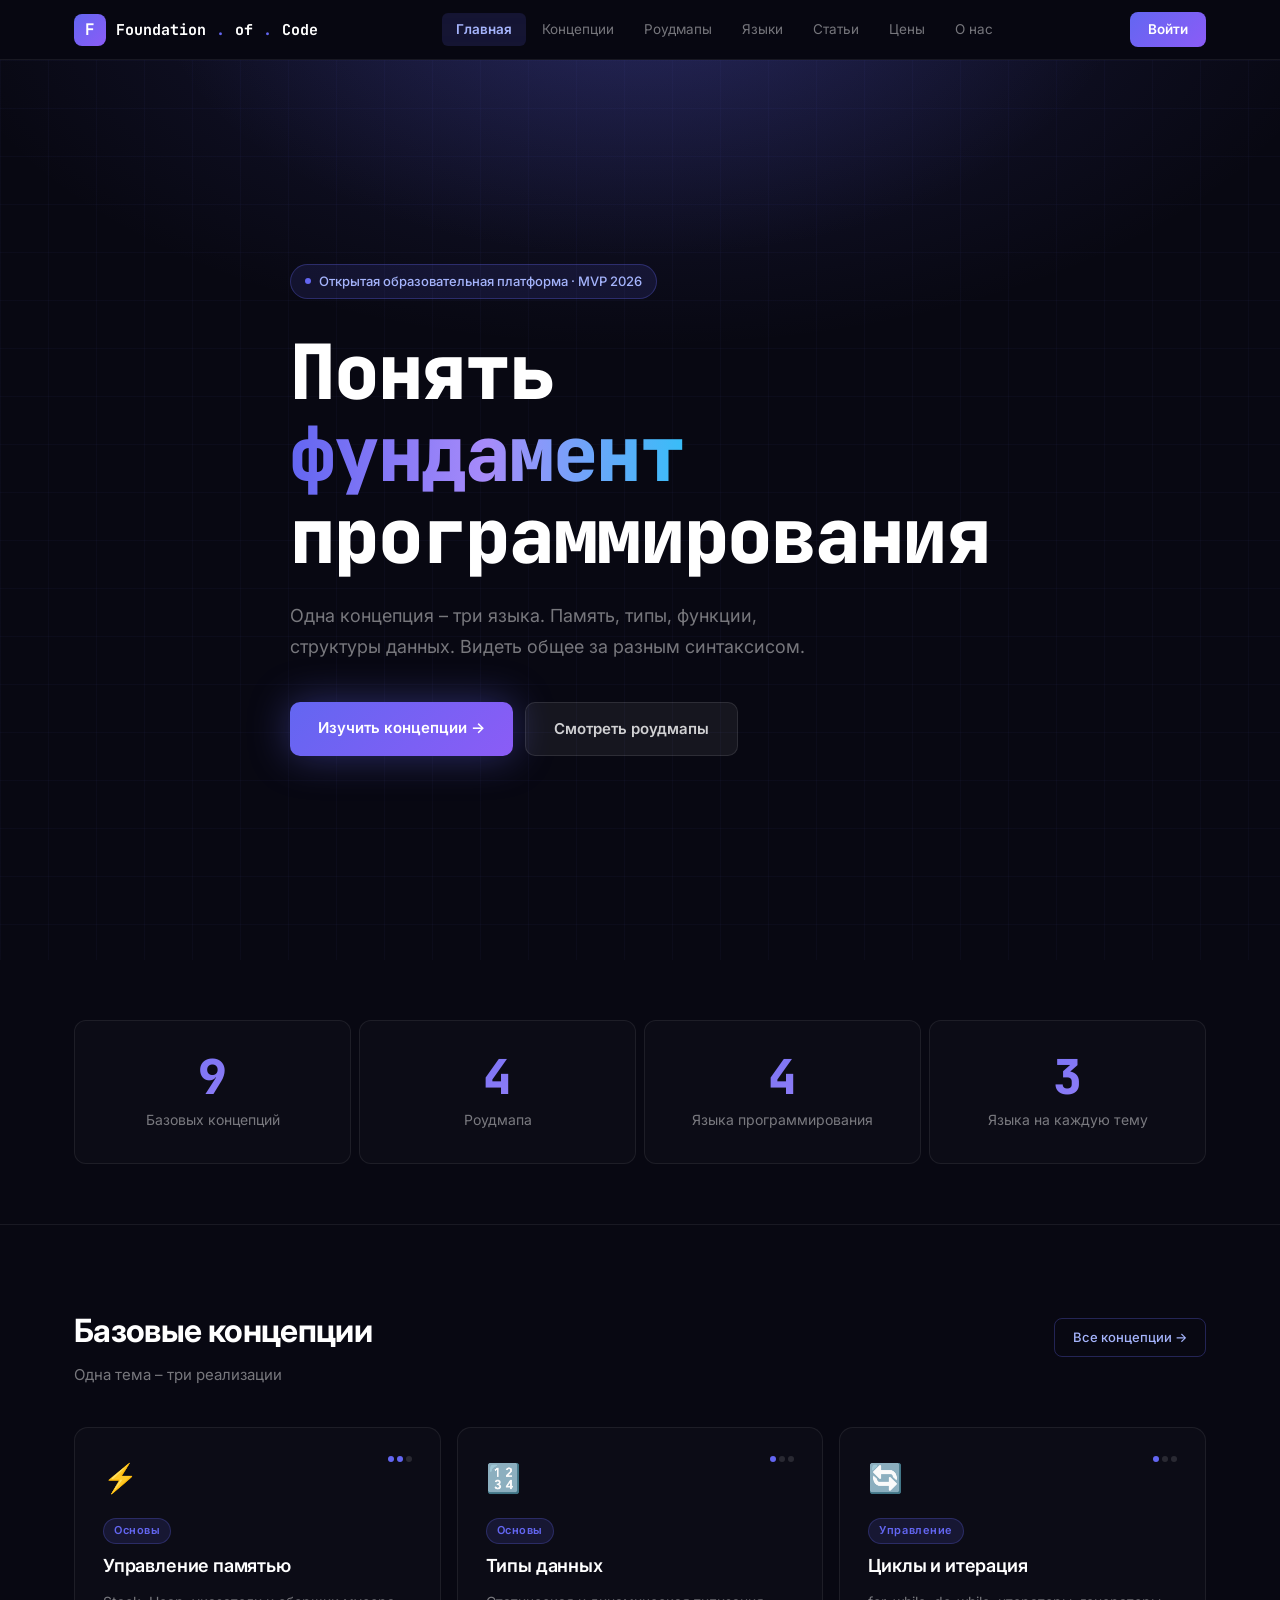
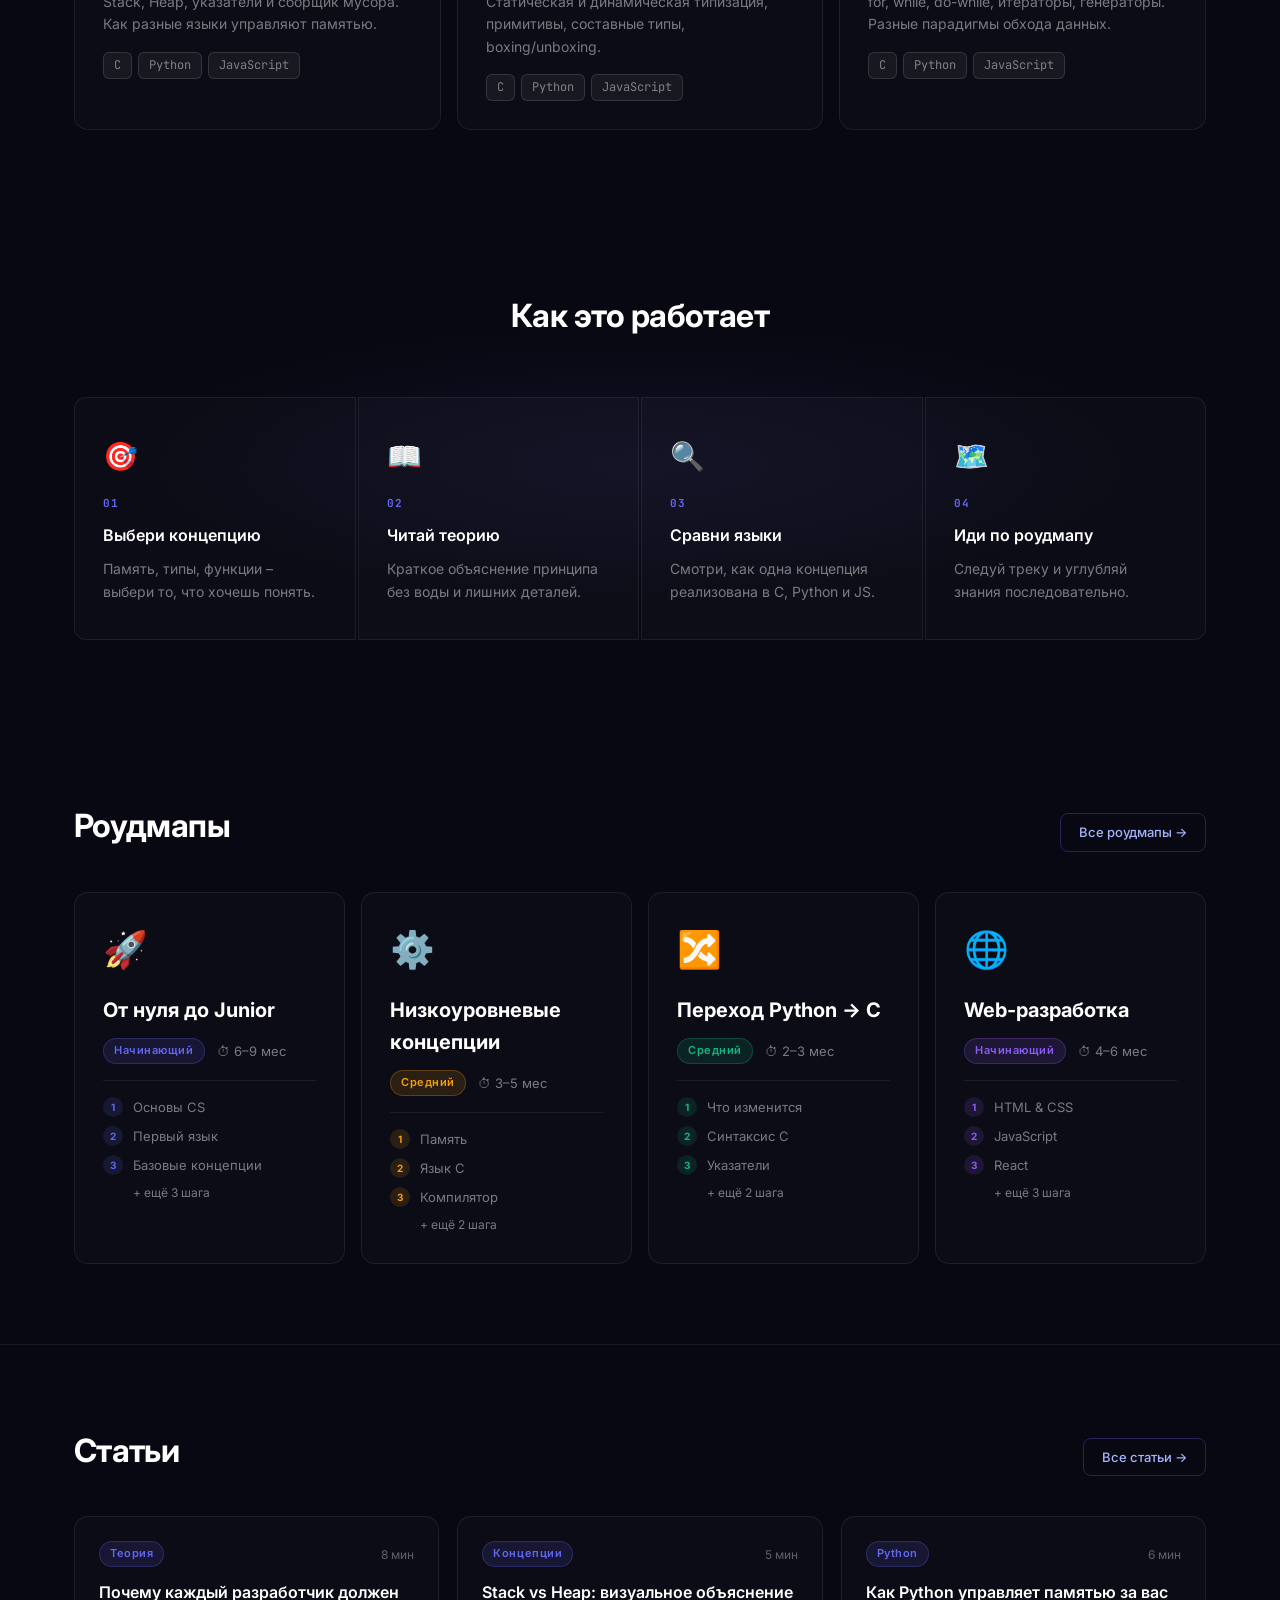
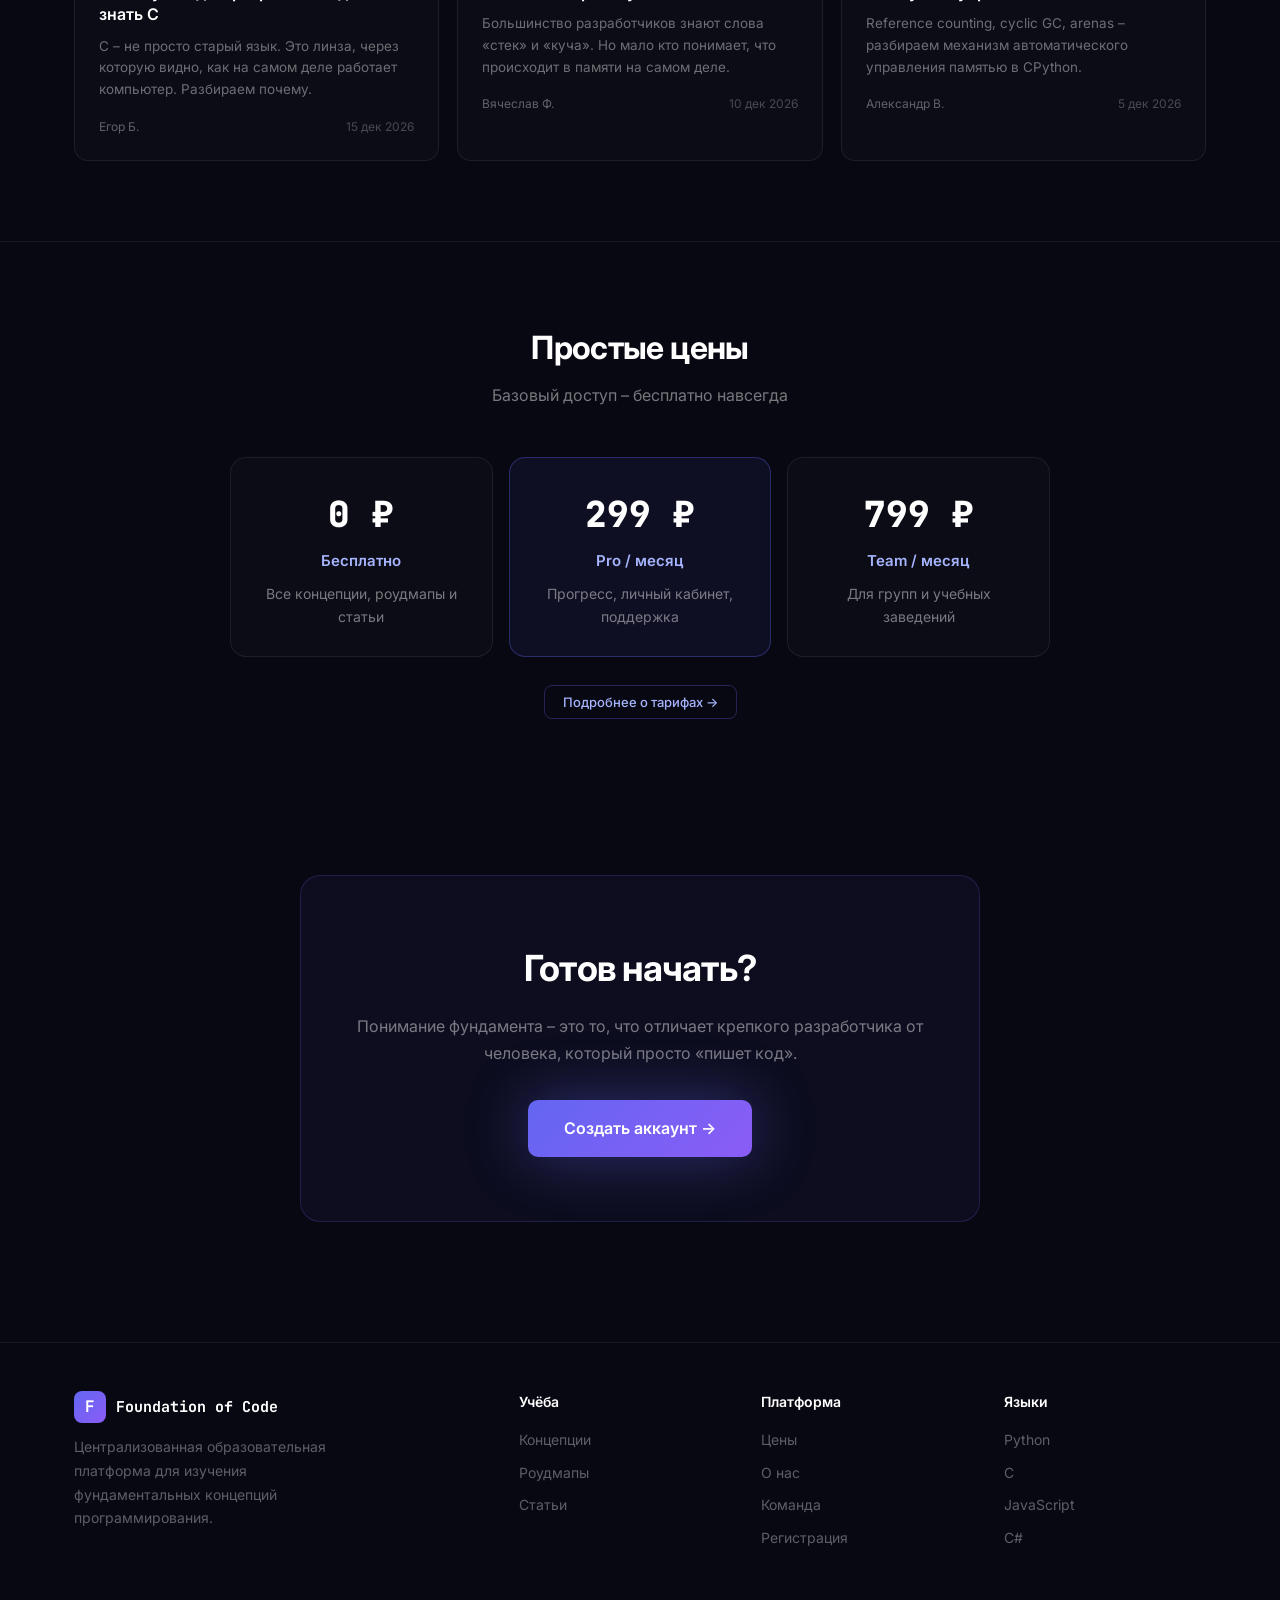
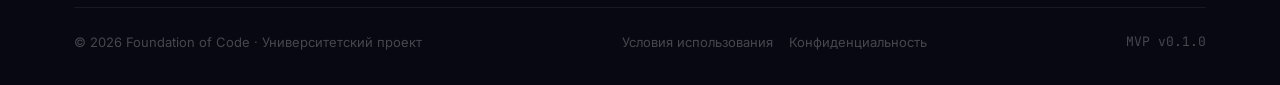
<file: index.html>
<!DOCTYPE html>
<html lang="ru">
<head>
  <meta charset="UTF-8">
  <meta name="viewport" content="width=device-width, initial-scale=1.0">
  <title>Foundation of Code – Фундаментальные концепции программирования</title>
  <link rel="stylesheet" href="css/style.css">
</head>
<body>
<nav class="navbar" id="navbar"></nav>

<main class="page">

  <!-- HERO -->
  <section class="hero">
    <div class="hero-grid"></div>
    <div class="container">
      <div class="hero-content">
        <div class="hero-badge">
          <span class="hero-badge-dot"></span>
          <span>Открытая образовательная платформа · MVP 2026</span>
        </div>
        <h1>
          Понять<br>
          <span class="grad">фундамент</span><br>
          программирования
        </h1>
        <p>Одна концепция – три языка. Память, типы, функции, структуры данных. Видеть общее за разным синтаксисом.</p>
        <div class="hero-actions">
          <a href="pages/concepts.html" class="btn-primary">Изучить концепции →</a>
          <a href="pages/roadmaps.html" class="btn-secondary">Смотреть роудмапы</a>
        </div>
      </div>
    </div>
  </section>

  <!-- STATS -->
  <section class="stats-bar">
    <div class="container">
      <div class="stats-grid">
        <div class="stat-card"><div class="num">9</div><div class="label">Базовых концепций</div></div>
        <div class="stat-card"><div class="num">4</div><div class="label">Роудмапа</div></div>
        <div class="stat-card"><div class="num">4</div><div class="label">Языка программирования</div></div>
        <div class="stat-card"><div class="num">3</div><div class="label">Языка на каждую тему</div></div>
      </div>
    </div>
  </section>

  <!-- CONCEPTS -->
  <section class="section">
    <div class="container">
      <div class="section-header">
        <div>
          <h2>Базовые концепции</h2>
          <p>Одна тема – три реализации</p>
        </div>
        <a href="pages/concepts.html" class="btn-ghost">Все концепции →</a>
      </div>
      <div class="cards-grid" id="concepts-preview"></div>
    </div>
  </section>

  <!-- HOW IT WORKS -->
  <section class="how-section">
    <div class="container">
      <div style="text-align:center;margin-bottom:56px">
        <h2 style="color:#fff;font-size:32px;font-weight:700;letter-spacing:-0.02em">Как это работает</h2>
      </div>
      <div class="how-grid">
        <div class="how-card"><div class="emoji">🎯</div><div class="step-num-label">01</div><h3>Выбери концепцию</h3><p>Память, типы, функции – выбери то, что хочешь понять.</p></div>
        <div class="how-card"><div class="emoji">📖</div><div class="step-num-label">02</div><h3>Читай теорию</h3><p>Краткое объяснение принципа без воды и лишних деталей.</p></div>
        <div class="how-card"><div class="emoji">🔍</div><div class="step-num-label">03</div><h3>Сравни языки</h3><p>Смотри, как одна концепция реализована в C, Python и JS.</p></div>
        <div class="how-card"><div class="emoji">🗺️</div><div class="step-num-label">04</div><h3>Иди по роудмапу</h3><p>Следуй треку и углубляй знания последовательно.</p></div>
      </div>
    </div>
  </section>

  <!-- ROADMAPS -->
  <section class="section">
    <div class="container">
      <div class="section-header">
        <h2>Роудмапы</h2>
        <a href="pages/roadmaps.html" class="btn-ghost">Все роудмапы →</a>
      </div>
      <div class="cards-grid-4" id="roadmaps-preview"></div>
    </div>
  </section>

  <!-- ARTICLES -->
  <section class="section" style="border-top:1px solid var(--border)">
    <div class="container">
      <div class="section-header">
        <h2>Статьи</h2>
        <a href="pages/articles.html" class="btn-ghost">Все статьи →</a>
      </div>
      <div class="cards-grid-3" id="articles-preview"></div>
    </div>
  </section>

  <!-- PRICING TEASER -->
  <section class="section" style="border-top:1px solid var(--border)">
    <div class="container">
      <div style="text-align:center;margin-bottom:48px">
        <h2 style="color:#fff;font-size:32px;font-weight:700;letter-spacing:-0.02em;margin-bottom:10px">Простые цены</h2>
        <p style="color:var(--muted);font-size:16px">Базовый доступ – бесплатно навсегда</p>
      </div>
      <div style="display:grid;grid-template-columns:repeat(auto-fit,minmax(260px,1fr));gap:16px;max-width:820px;margin:0 auto 32px">
        <div style="background:var(--card);border:1px solid var(--border);border-radius:16px;padding:28px;text-align:center">
          <div style="font-size:36px;font-weight:800;font-family:var(--mono);color:#fff;margin-bottom:6px">0 ₽</div>
          <div style="color:#a5b4fc;font-weight:600;font-size:15px;margin-bottom:10px">Бесплатно</div>
          <div style="color:var(--muted);font-size:14px">Все концепции, роудмапы и статьи</div>
        </div>
        <div style="background:rgba(99,102,241,0.08);border:1px solid rgba(99,102,241,0.35);border-radius:16px;padding:28px;text-align:center">
          <div style="font-size:36px;font-weight:800;font-family:var(--mono);color:#fff;margin-bottom:6px">299 ₽</div>
          <div style="color:#a5b4fc;font-weight:600;font-size:15px;margin-bottom:10px">Pro / месяц</div>
          <div style="color:var(--muted);font-size:14px">Прогресс, личный кабинет, поддержка</div>
        </div>
        <div style="background:var(--card);border:1px solid var(--border);border-radius:16px;padding:28px;text-align:center">
          <div style="font-size:36px;font-weight:800;font-family:var(--mono);color:#fff;margin-bottom:6px">799 ₽</div>
          <div style="color:#a5b4fc;font-weight:600;font-size:15px;margin-bottom:10px">Team / месяц</div>
          <div style="color:var(--muted);font-size:14px">Для групп и учебных заведений</div>
        </div>
      </div>
      <div style="text-align:center">
        <a href="pages/pricing.html" class="btn-ghost">Подробнее о тарифах →</a>
      </div>
    </div>
  </section>

  <!-- CTA -->
  <section class="section">
    <div class="container">
      <div class="cta-block">
        <h2>Готов начать?</h2>
        <p>Понимание фундамента – это то, что отличает крепкого разработчика от человека, который просто «пишет код».</p>
        <a href="pages/register.html" class="btn-primary-lg">Создать аккаунт →</a>
      </div>
    </div>
  </section>

</main>

<footer class="footer" id="footer"></footer>

<script src="js/data.js"></script>
<script src="js/components.js"></script>
<script src="js/auth.js"></script>
<script>
  renderNavbarRoot('home');
  renderFooter(true);

  document.getElementById('concepts-preview').innerHTML =
    CONCEPTS.slice(0, 3).map(c => makeConceptCard(c, 'pages/')).join('');

  document.getElementById('roadmaps-preview').innerHTML =
    ROADMAPS.map(r => makeRoadmapCard(r, 'pages/')).join('');

  document.getElementById('articles-preview').innerHTML =
    ARTICLES.slice(0, 3).map(a => makeArticleCard(a, 'pages/')).join('');
</script>
</body>
</html>
</file>
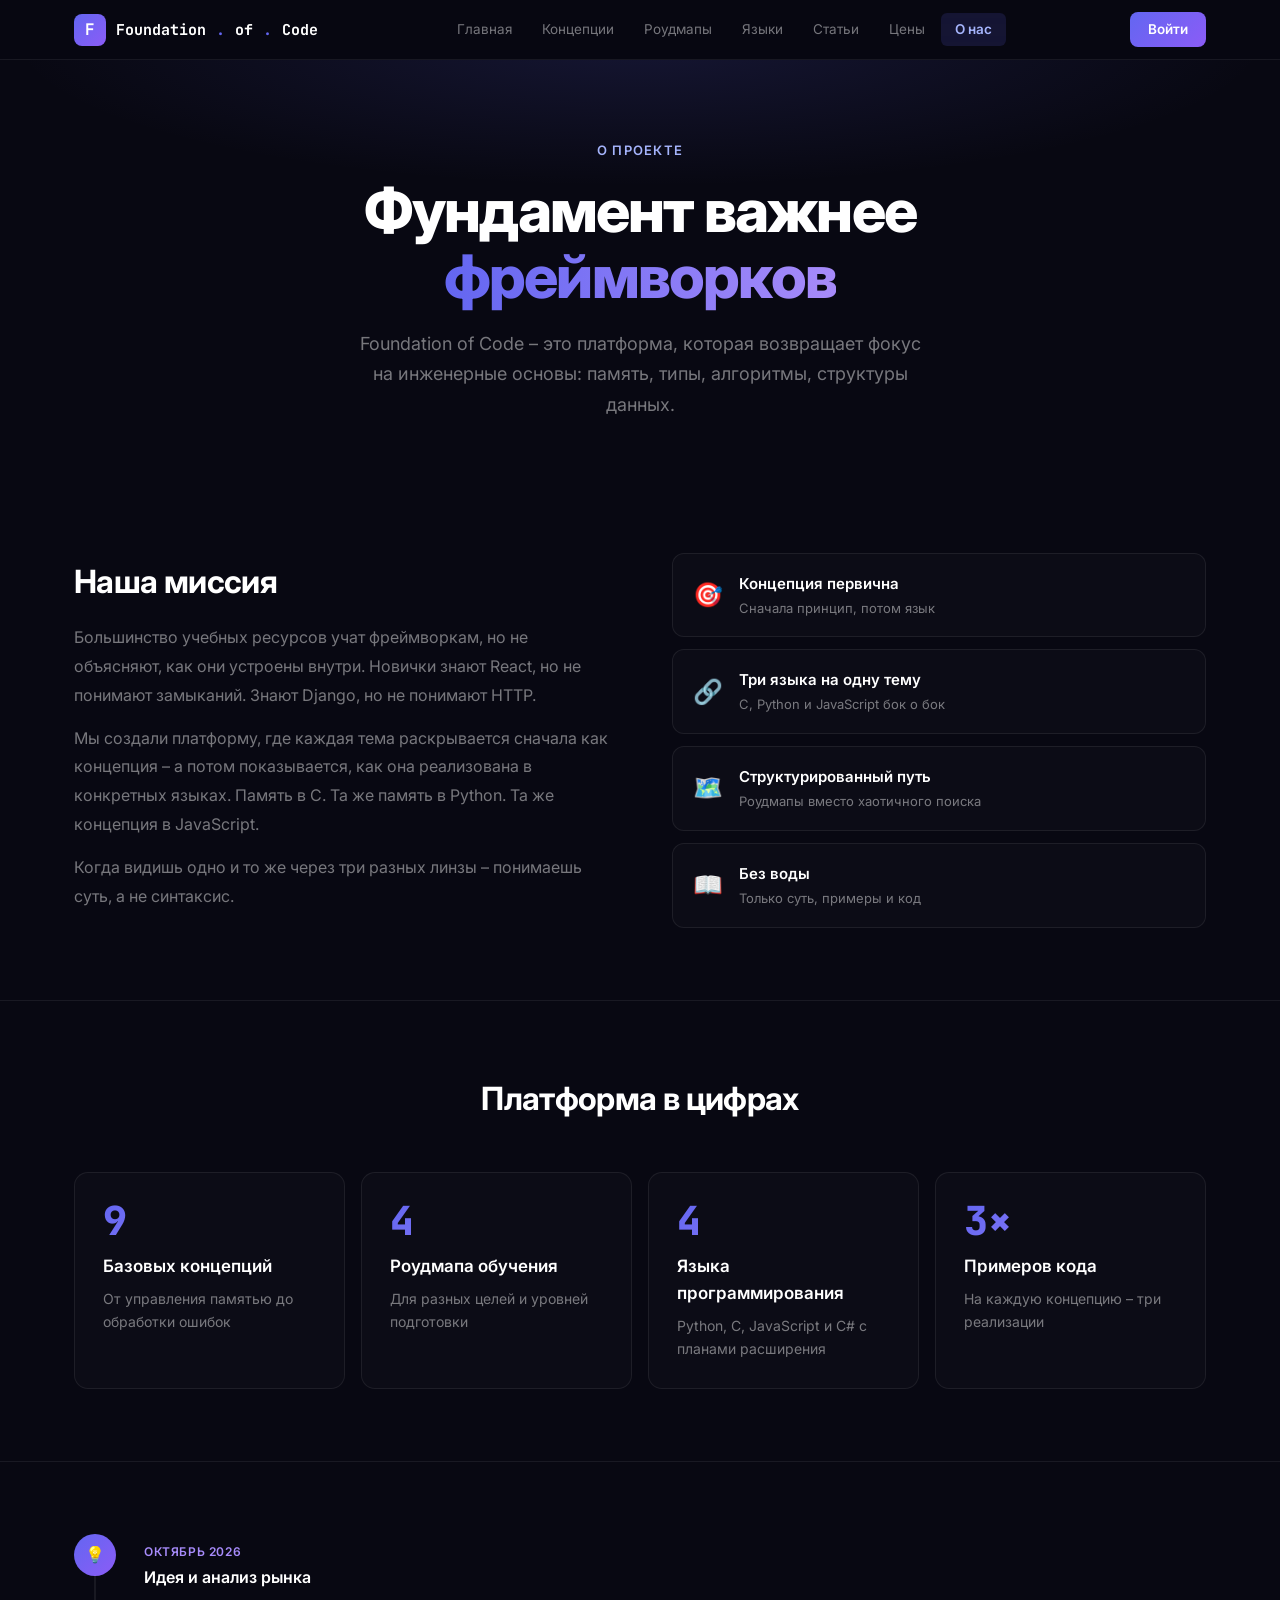
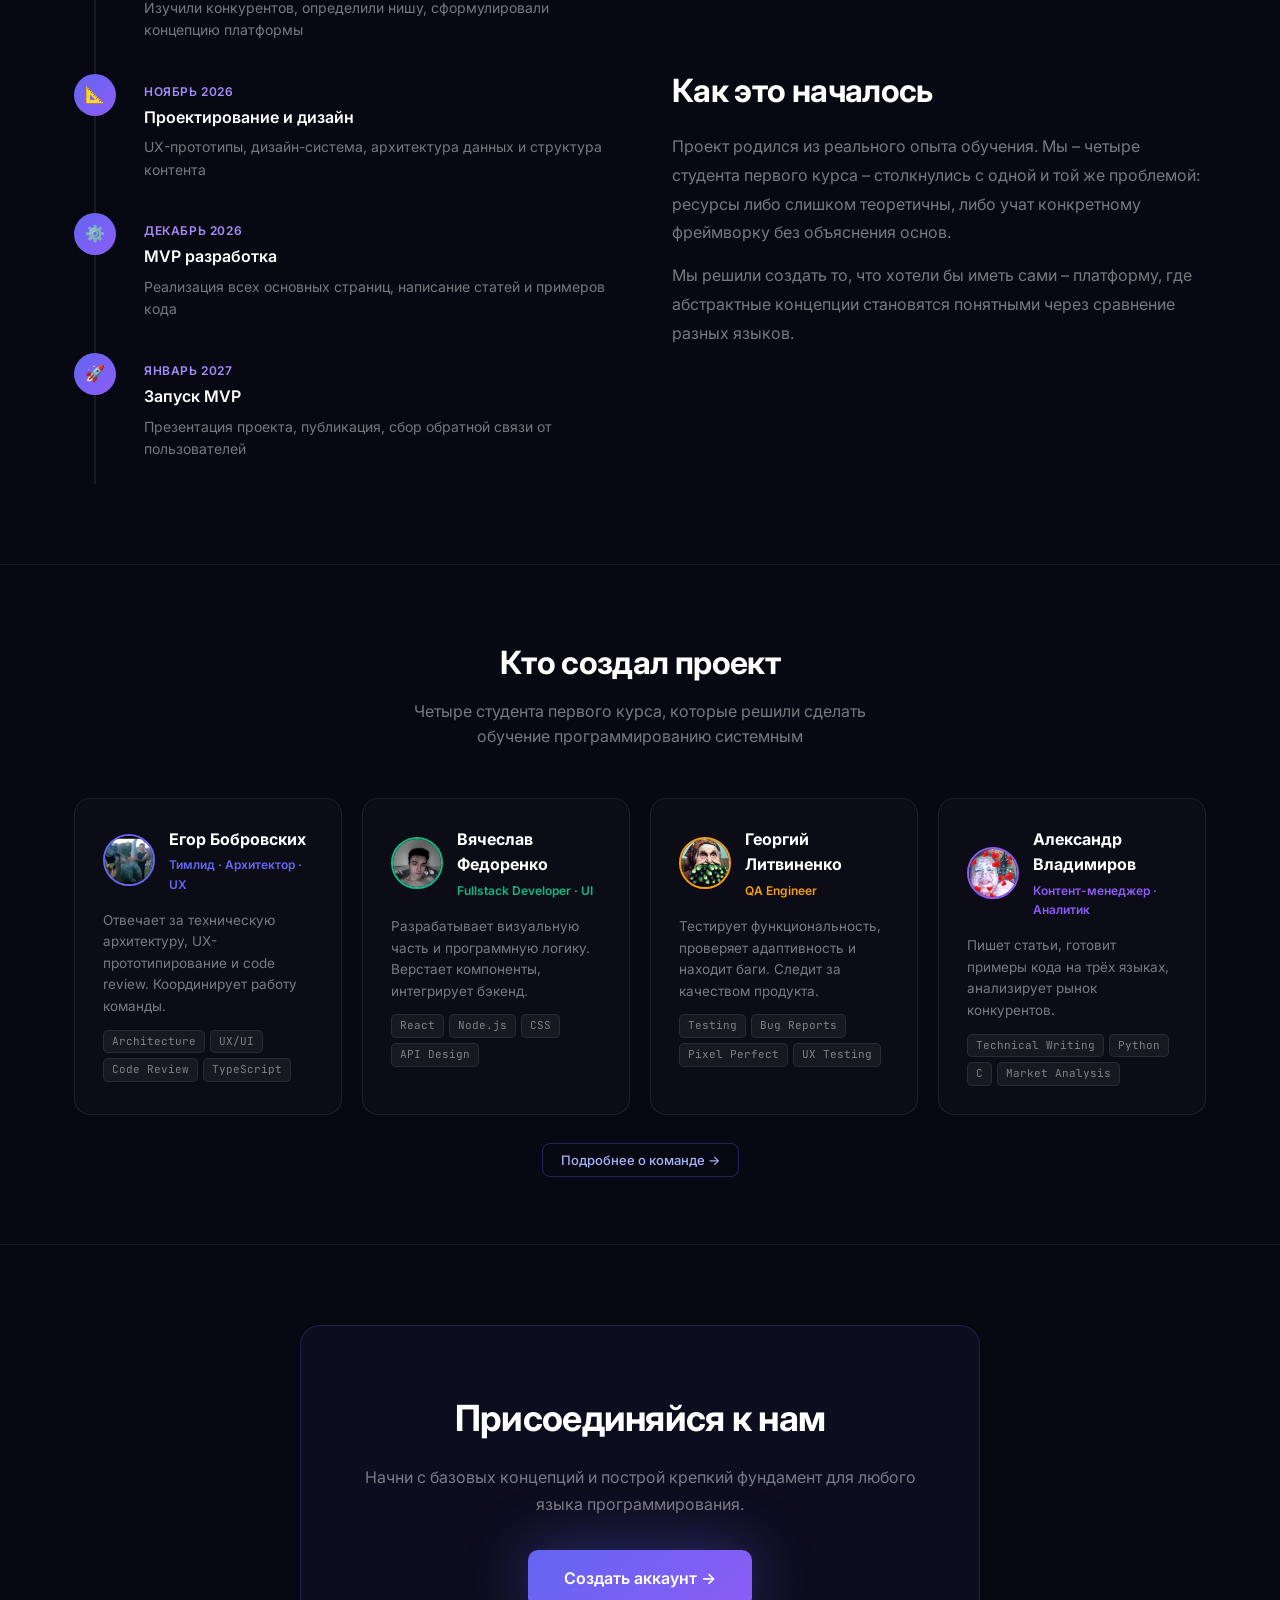
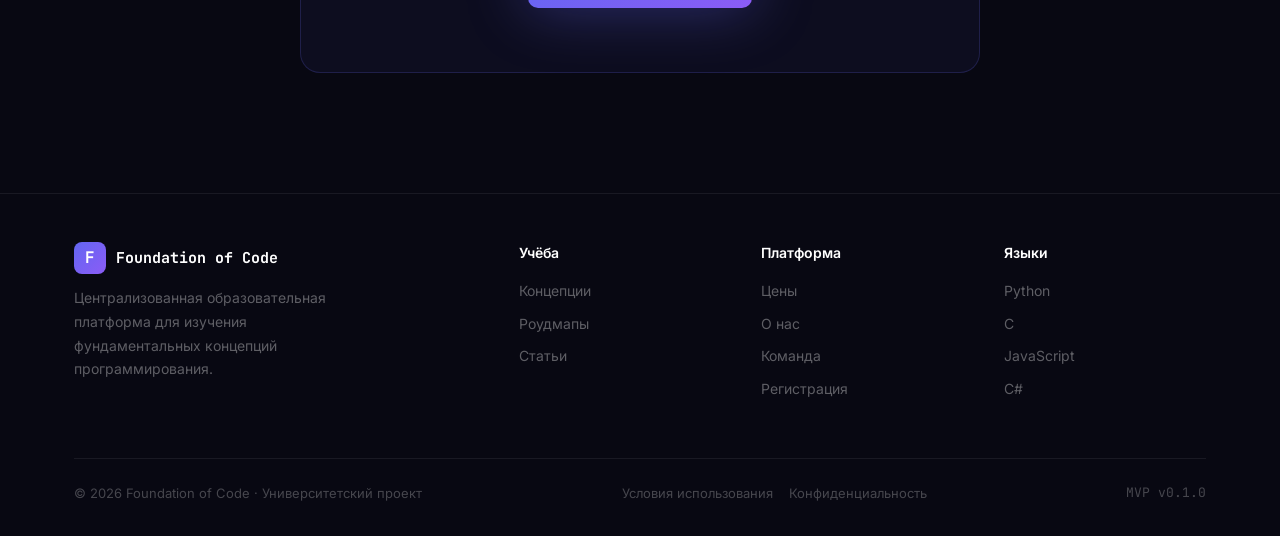
<file: pages/about.html>
<!DOCTYPE html>
<html lang="ru">
<head>
  <meta charset="UTF-8">
  <meta name="viewport" content="width=device-width, initial-scale=1.0">
  <title>О нас – Foundation of Code</title>
  <link rel="stylesheet" href="../css/style.css">
  <style>
    .about-hero {
      padding: 80px 0 60px;
      background: radial-gradient(ellipse 70% 50% at 50% -5%, rgba(99,102,241,0.15) 0%, transparent 70%);
      text-align: center;
    }
    .about-hero .eyebrow { color: #a5b4fc; font-size: 13px; font-weight: 600; letter-spacing: 0.1em; text-transform: uppercase; margin-bottom: 16px; }
    .about-hero h1 { color: #fff; font-size: clamp(36px,5vw,60px); font-weight: 800; letter-spacing: -0.03em; line-height: 1.1; margin-bottom: 20px; }
    .about-hero h1 span { background: linear-gradient(90deg, var(--accent), var(--accent3)); -webkit-background-clip: text; -webkit-text-fill-color: transparent; background-clip: text; }
    .about-hero p { color: var(--muted); font-size: 18px; line-height: 1.7; max-width: 580px; margin: 0 auto; }
    .about-section { padding: 72px 0; }
    .about-section:not(:last-child) { border-bottom: 1px solid var(--border); }
    .two-col { display: grid; grid-template-columns: 1fr 1fr; gap: 64px; align-items: center; }
    .two-col.reverse { direction: rtl; }
    .two-col.reverse > * { direction: ltr; }
    .text-block h2 { color: #fff; font-size: 32px; font-weight: 700; letter-spacing: -0.02em; margin-bottom: 16px; }
    .text-block p { color: var(--muted); font-size: 16px; line-height: 1.8; margin-bottom: 14px; }
    .visual-block { display: flex; flex-direction: column; gap: 12px; }
    .vis-row {
      background: var(--card); border: 1px solid var(--border); border-radius: 12px;
      padding: 18px 20px; display: flex; align-items: center; gap: 16px;
    }
    .vis-row .vicon { font-size: 24px; flex-shrink: 0; }
    .vis-row h4 { color: #fff; font-size: 15px; font-weight: 600; margin-bottom: 2px; }
    .vis-row p { color: var(--muted); font-size: 13px; margin: 0; }
    .value-grid { display: grid; grid-template-columns: repeat(auto-fill, minmax(240px,1fr)); gap: 16px; }
    .value-card { background: var(--card); border: 1px solid var(--border); border-radius: 14px; padding: 28px; }
    .value-card .vnum {
      font-size: 40px; font-weight: 800; font-family: var(--mono);
      background: linear-gradient(135deg, var(--accent), var(--accent3));
      -webkit-background-clip: text; -webkit-text-fill-color: transparent; background-clip: text;
      margin-bottom: 12px; line-height: 1;
    }
    .value-card h3 { color: #fff; font-size: 17px; font-weight: 600; margin-bottom: 8px; }
    .value-card p { color: var(--muted); font-size: 14px; line-height: 1.6; }
    .timeline { position: relative; }
    .timeline::before { content: ''; position: absolute; left: 20px; top: 8px; bottom: 8px; width: 2px; background: var(--border); }
    .tl-item { display: flex; gap: 28px; margin-bottom: 32px; }
    .tl-dot { width: 42px; height: 42px; border-radius: 50%; background: linear-gradient(135deg, var(--accent), var(--accent2)); display: flex; align-items: center; justify-content: center; font-size: 16px; flex-shrink: 0; z-index: 1; }
    .tl-body { padding-top: 8px; }
    .tl-body .period { color: var(--accent3); font-size: 12px; font-weight: 600; letter-spacing: 0.05em; margin-bottom: 4px; }
    .tl-body h3 { color: #fff; font-size: 16px; font-weight: 600; margin-bottom: 6px; }
    .tl-body p { color: var(--muted); font-size: 14px; line-height: 1.6; }
    @media (max-width: 768px) {
      .two-col { grid-template-columns: 1fr; gap: 32px; }
      .two-col.reverse { direction: ltr; }
    }
  </style>
</head>
<body>
<nav class="navbar" id="navbar"></nav>
<main class="page">

  <section class="about-hero">
    <div class="container">
      <div class="eyebrow">О проекте</div>
      <h1>Фундамент важнее<br><span>фреймворков</span></h1>
      <p>Foundation of Code – это платформа, которая возвращает фокус на инженерные основы: память, типы, алгоритмы, структуры данных.</p>
    </div>
  </section>

  <!-- Миссия -->
  <section class="about-section">
    <div class="container">
      <div class="two-col">
        <div class="text-block">
          <h2>Наша миссия</h2>
          <p>Большинство учебных ресурсов учат фреймворкам, но не объясняют, как они устроены внутри. Новички знают React, но не понимают замыканий. Знают Django, но не понимают HTTP.</p>
          <p>Мы создали платформу, где каждая тема раскрывается сначала как концепция – а потом показывается, как она реализована в конкретных языках. Память в C. Та же память в Python. Та же концепция в JavaScript.</p>
          <p>Когда видишь одно и то же через три разных линзы – понимаешь суть, а не синтаксис.</p>
        </div>
        <div class="visual-block">
          <div class="vis-row">
            <span class="vicon">🎯</span>
            <div><h4>Концепция первична</h4><p>Сначала принцип, потом язык</p></div>
          </div>
          <div class="vis-row">
            <span class="vicon">🔗</span>
            <div><h4>Три языка на одну тему</h4><p>C, Python и JavaScript бок о бок</p></div>
          </div>
          <div class="vis-row">
            <span class="vicon">🗺️</span>
            <div><h4>Структурированный путь</h4><p>Роудмапы вместо хаотичного поиска</p></div>
          </div>
          <div class="vis-row">
            <span class="vicon">📖</span>
            <div><h4>Без воды</h4><p>Только суть, примеры и код</p></div>
          </div>
        </div>
      </div>
    </div>
  </section>

  <!-- Цифры -->
  <section class="about-section">
    <div class="container">
      <h2 style="color:#fff;font-size:32px;font-weight:700;letter-spacing:-0.02em;text-align:center;margin-bottom:48px">
        Платформа в цифрах
      </h2>
      <div class="value-grid">
        <div class="value-card"><div class="vnum">9</div><h3>Базовых концепций</h3><p>От управления памятью до обработки ошибок</p></div>
        <div class="value-card"><div class="vnum">4</div><h3>Роудмапа обучения</h3><p>Для разных целей и уровней подготовки</p></div>
        <div class="value-card"><div class="vnum">4</div><h3>Языка программирования</h3><p>Python, C, JavaScript и C# с планами расширения</p></div>
        <div class="value-card"><div class="vnum">3×</div><h3>Примеров кода</h3><p>На каждую концепцию – три реализации</p></div>
      </div>
    </div>
  </section>

  <!-- История -->
  <section class="about-section">
    <div class="container two-col reverse">
      <div class="text-block">
        <h2>Как это началось</h2>
        <p>Проект родился из реального опыта обучения. Мы – четыре студента первого курса – столкнулись с одной и той же проблемой: ресурсы либо слишком теоретичны, либо учат конкретному фреймворку без объяснения основ.</p>
        <p>Мы решили создать то, что хотели бы иметь сами – платформу, где абстрактные концепции становятся понятными через сравнение разных языков.</p>
      </div>
      <div class="timeline">
        <div class="tl-item">
          <div class="tl-dot">💡</div>
          <div class="tl-body">
            <div class="period">ОКТЯБРЬ 2026</div>
            <h3>Идея и анализ рынка</h3>
            <p>Изучили конкурентов, определили нишу, сформулировали концепцию платформы</p>
          </div>
        </div>
        <div class="tl-item">
          <div class="tl-dot">📐</div>
          <div class="tl-body">
            <div class="period">НОЯБРЬ 2026</div>
            <h3>Проектирование и дизайн</h3>
            <p>UX-прототипы, дизайн-система, архитектура данных и структура контента</p>
          </div>
        </div>
        <div class="tl-item">
          <div class="tl-dot">⚙️</div>
          <div class="tl-body">
            <div class="period">ДЕКАБРЬ 2026</div>
            <h3>MVP разработка</h3>
            <p>Реализация всех основных страниц, написание статей и примеров кода</p>
          </div>
        </div>
        <div class="tl-item">
          <div class="tl-dot">🚀</div>
          <div class="tl-body">
            <div class="period">ЯНВАРЬ 2027</div>
            <h3>Запуск MVP</h3>
            <p>Презентация проекта, публикация, сбор обратной связи от пользователей</p>
          </div>
        </div>
      </div>
    </div>
  </section>


  <!-- Team section -->
  <section class="about-section">
    <div class="container">
      <div style="text-align:center;margin-bottom:48px">
        <h2 style="color:#fff;font-size:32px;font-weight:700;letter-spacing:-0.02em;margin-bottom:10px">Кто создал проект</h2>
        <p style="color:var(--muted);font-size:16px;max-width:480px;margin:0 auto">Четыре студента первого курса, которые решили сделать обучение программированию системным</p>
      </div>
      <div id="about-team-grid" style="display:grid;grid-template-columns:repeat(auto-fill,minmax(260px,1fr));gap:20px"></div>
      <div style="text-align:center;margin-top:32px">
        <a href="team.html" class="btn-ghost">Подробнее о команде →</a>
      </div>
    </div>
  </section>

  <!-- CTA -->
  <section class="section">
    <div class="container">
      <div class="cta-block">
        <h2>Присоединяйся к нам</h2>
        <p>Начни с базовых концепций и построй крепкий фундамент для любого языка программирования.</p>
        <a href="register.html" class="btn-primary-lg">Создать аккаунт →</a>
      </div>
    </div>
  </section>

</main>
<footer class="footer" id="footer"></footer>
<script src="../js/data.js"></script>
<script src="../js/components.js"></script>
<script src="../js/auth.js"></script>
<script>

  // Render team grid on about page
  if (document.getElementById('about-team-grid')) {
    document.getElementById('about-team-grid').innerHTML = TEAM.map(m => `
      <div style="background:var(--card);border:1px solid var(--border);border-radius:16px;padding:28px;display:flex;flex-direction:column;gap:16px;transition:all 0.3s cubic-bezier(0.16, 1, 0.3, 1)"
           onmouseenter="this.style.borderColor='${m.color}44';this.style.background='${m.color}08';this.style.transform='translateY(-6px)';this.style.boxShadow='0 12px 30px ${m.color}15'"
           onmouseleave="this.style.borderColor='';this.style.background='var(--card)';this.style.transform='';this.style.boxShadow=''">
        <div style="display:flex;align-items:center;gap:14px;">
          <div style="width:52px;height:52px;border-radius:50%;background:linear-gradient(135deg,${m.color},${m.color}88);display:flex;align-items:center;justify-content:center;font-size:20px;font-weight:700;color:#fff;flex-shrink:0;overflow:hidden;border:2px solid ${m.color}">
            <img src="../${m.avatar_img}" alt="${m.name}" style="width:100%;height:100%;object-fit:cover;display:block;">
          </div>
          <div>
            <div style="color:#fff;font-size:16px;font-weight:700;margin-bottom:3px">${m.name}</div>
            <div style="color:${m.color};font-size:12px;font-weight:600;">${m.role}</div>
          </div>
        </div>
        <div>
          <p style="color:var(--muted);font-size:13.5px;line-height:1.6;margin-bottom:12px">${m.desc}</p>
          <div style="display:flex;gap:5px;flex-wrap:wrap">${m.skills.map(s=>`<span style="background:rgba(255,255,255,0.05);border:1px solid rgba(255,255,255,0.08);border-radius:5px;padding:2px 8px;font-size:11px;color:var(--muted);font-family:var(--mono)">${s}</span>`).join('')}</div>
        </div>
      </div>`).join('');
  }

  renderNavbar('about');
  renderFooter(false);
</script>
</body>
</html>
</file>
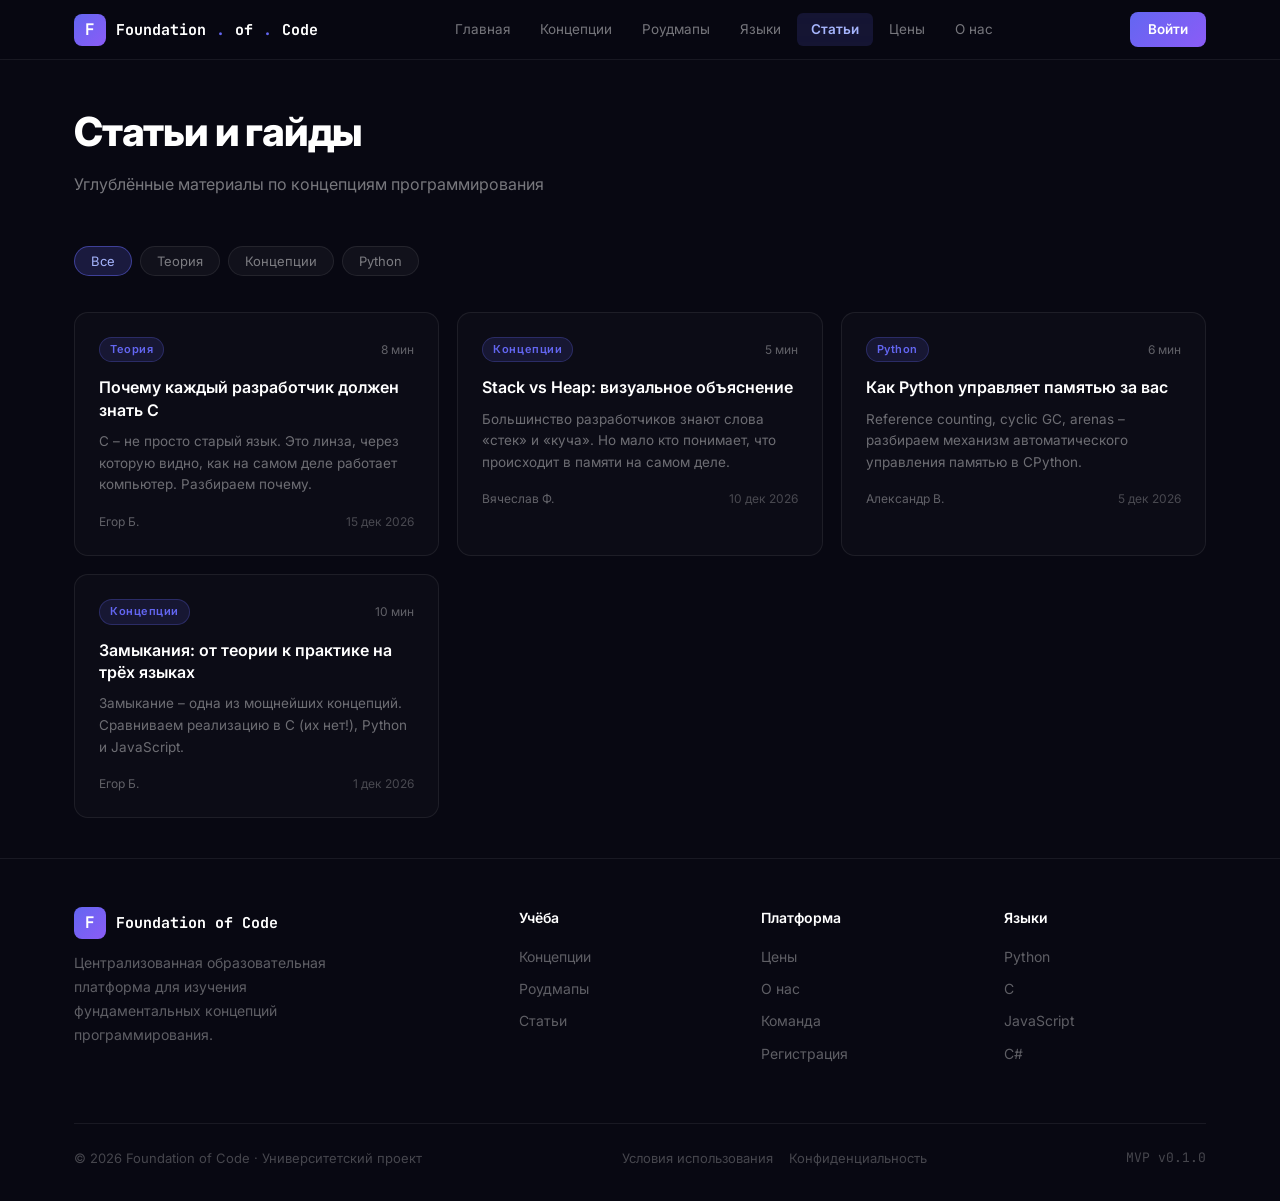
<file: pages/articles.html>
<!DOCTYPE html>
<html lang="ru">
<head>
  <meta charset="UTF-8">
  <meta name="viewport" content="width=device-width, initial-scale=1.0">
  <title>Статьи – Foundation of Code</title>
  <link rel="stylesheet" href="../css/style.css">
  <style>
    .article-full { max-width: 720px; margin: 0 auto; }
    .article-full-header { margin-bottom: 40px; padding-bottom: 32px; border-bottom: 1px solid var(--border); }
    .article-full-header h1 { color: #fff; font-size: 36px; font-weight: 800; letter-spacing: -0.02em; line-height: 1.2; margin: 16px 0 20px; }
    .article-meta { display: flex; gap: 16px; align-items: center; flex-wrap: wrap; color: var(--muted); font-size: 14px; }
    .article-body h2 { color: #fff; font-size: 24px; font-weight: 700; margin: 40px 0 16px; letter-spacing: -0.01em; }
    .article-body h3 { color: rgba(255,255,255,0.8); font-size: 18px; font-weight: 600; margin: 28px 0 12px; }
    .article-body p { color: rgba(255,255,255,0.6); font-size: 16px; line-height: 1.8; margin-bottom: 16px; }
    .article-body pre {
      background: rgb(10,10,20); border: 1px solid var(--border2);
      border-radius: 10px; padding: 20px 24px; margin: 20px 0;
      overflow-x: auto;
    }
    .article-body pre code { font-family: var(--mono); font-size: 13.5px; line-height: 1.8; color: #e2e8f0; }
    .article-body code { font-family: var(--mono); font-size: 13px; background: rgba(99,102,241,0.15); color: #a5b4fc; padding: 2px 6px; border-radius: 4px; }
    .article-body pre code { background: none; padding: 0; color: #e2e8f0; }
    .article-body strong { color: rgba(255,255,255,0.85); font-weight: 600; }
    .article-nav { display: flex; align-items: center; justify-content: space-between; margin-top: 56px; padding-top: 32px; border-top: 1px solid var(--border); }
  </style>
</head>
<body>
<nav class="navbar" id="navbar"></nav>
<main class="page">
  <div class="container">

    <!-- LIST VIEW -->
    <div id="list-view">
      <div class="page-hero">
        <h1>Статьи и гайды</h1>
        <p>Углублённые материалы по концепциям программирования</p>
      </div>
      <div class="filter-bar" id="filter-bar"></div>
      <div class="cards-grid-3" id="articles-list"></div>
    </div>

    <!-- ARTICLE VIEW -->
    <div id="article-view" style="display:none; padding: 40px 0 80px;">
      <button class="btn-back" onclick="showList()">← Все статьи</button>
      <div class="article-full">
        <div class="article-full-header">
          <div id="av-tag"></div>
          <h1 id="av-title"></h1>
          <div class="article-meta">
            <span id="av-author"></span>
            <span>·</span>
            <span id="av-date"></span>
            <span>·</span>
            <span id="av-time"></span>
          </div>
        </div>
        <div class="article-body" id="av-body"></div>
        <div class="article-nav">
          <button class="btn-back" style="margin:0" onclick="showList()">← Все статьи</button>
          <div id="av-next-prev" style="display:flex;gap:8px"></div>
        </div>
      </div>
    </div>

  </div>
</main>
<footer class="footer" id="footer"></footer>
<script src="../js/data.js"></script>
<script src="../js/components.js"></script>
<script src="../js/auth.js"></script>
<script>
  renderNavbar('articles');
  renderFooter(false);

  let curFilter = 'Все';
  const tags = ['Все', ...new Set(ARTICLES.map(a => a.tag))];

  document.getElementById('filter-bar').innerHTML = tags.map(t =>
    `<button class="filter-btn ${t===curFilter?'active':''}" onclick="setFilter('${t}')">${t}</button>`
  ).join('');

  function setFilter(tag) {
    curFilter = tag;
    document.querySelectorAll('.filter-btn').forEach(b => b.classList.toggle('active', b.textContent===tag));
    renderArticles();
  }

  function renderArticles() {
    const list = curFilter==='Все' ? ARTICLES : ARTICLES.filter(a => a.tag===curFilter);
    document.getElementById('articles-list').innerHTML = list.map(a => `
      <div class="article-card" onclick="openArticle(${a.id})" style="cursor:pointer">
        <div class="card-top">${makeTag(a.tag)}<span class="read-time">${a.readTime}</span></div>
        <h3>${a.title}</h3>
        <p>${a.excerpt}</p>
        <div class="footer-row"><span class="author">${a.author}</span><span class="date">${a.date}</span></div>
      </div>`).join('');
  }

  function openArticle(id) {
    const a = ARTICLES.find(x => x.id === id);
    if (!a) return;
    document.getElementById('list-view').style.display = 'none';
    document.getElementById('article-view').style.display = 'block';
    document.getElementById('av-tag').innerHTML = makeTag(a.tag);
    document.getElementById('av-title').textContent = a.title;
    document.getElementById('av-author').textContent = a.author;
    document.getElementById('av-date').textContent = a.date;
    document.getElementById('av-time').textContent = a.readTime + ' чтения';
    document.getElementById('av-body').innerHTML = a.content || '<p>Контент скоро появится.</p>';

    // Prev / Next
    const idx = ARTICLES.findIndex(x => x.id === id);
    let nav = '';
    if (idx > 0) nav += `<button class="btn-ghost" onclick="openArticle(${ARTICLES[idx-1].id})">← Предыдущая</button>`;
    if (idx < ARTICLES.length-1) nav += `<button class="btn-ghost" onclick="openArticle(${ARTICLES[idx+1].id})">Следующая →</button>`;
    document.getElementById('av-next-prev').innerHTML = nav;

    window.scrollTo({ top: 0, behavior: 'smooth' });

    // Update URL hash for bookmarking
    history.replaceState(null, '', `?id=${id}`);
  }

  function showList() {
    document.getElementById('article-view').style.display = 'none';
    document.getElementById('list-view').style.display = 'block';
    history.replaceState(null, '', 'articles.html');
  }

  // Check URL param on load
  const params = new URLSearchParams(location.search);
  const startId = parseInt(params.get('id'));
  if (startId) {
    openArticle(startId);
  } else {
    renderArticles();
  }
</script>
</body>
</html>
</file>
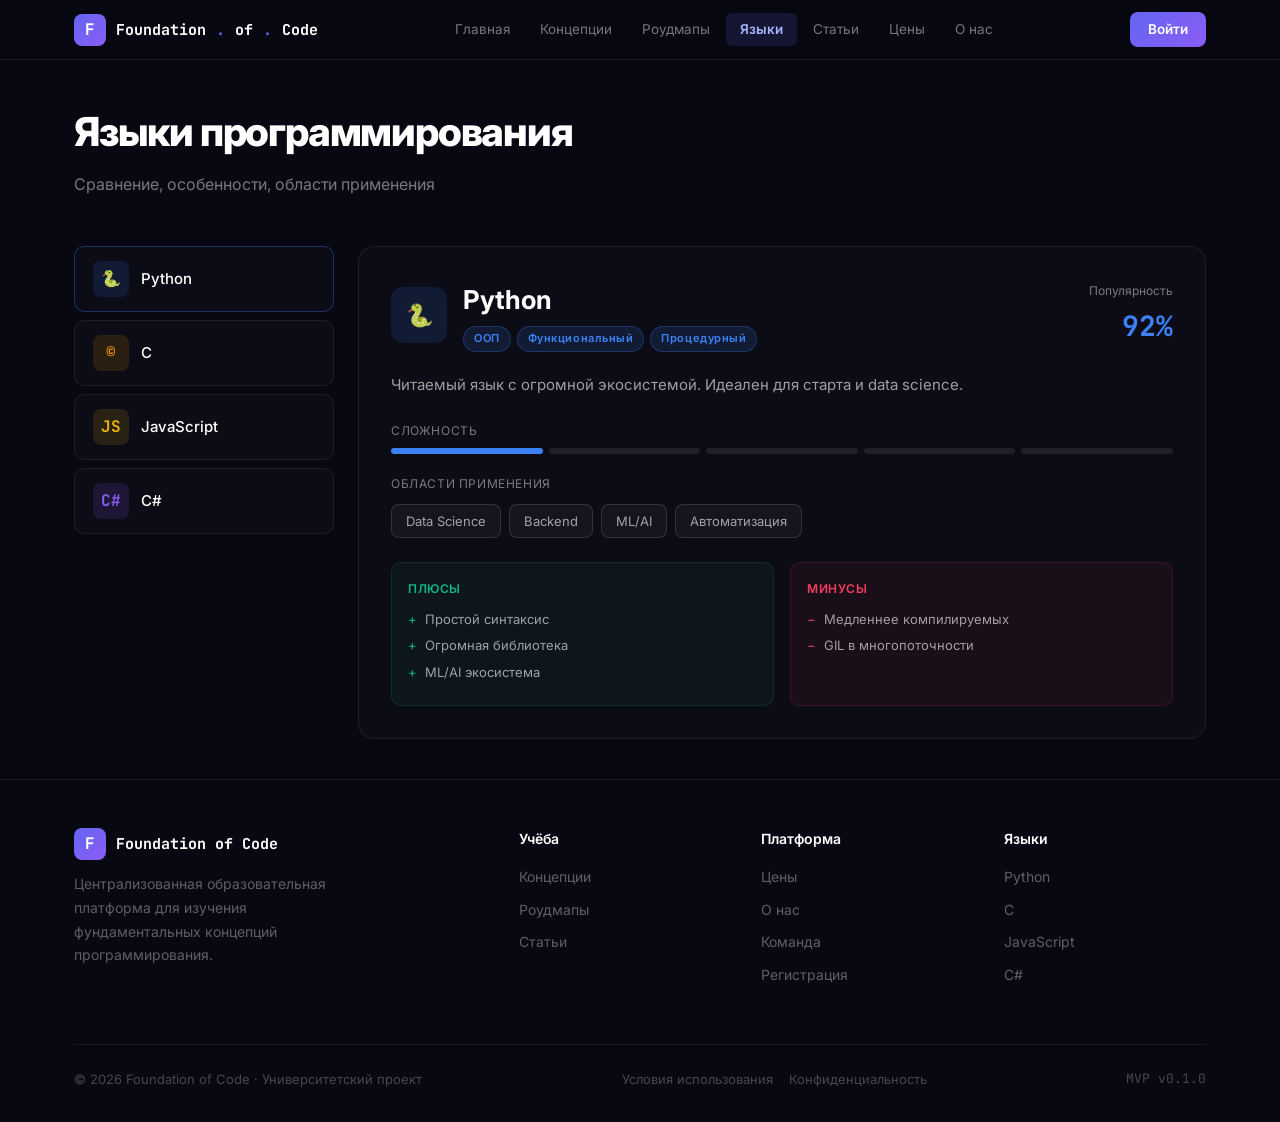
<file: pages/languages.html>
<!DOCTYPE html>
<html lang="ru">
<head>
  <meta charset="UTF-8">
  <meta name="viewport" content="width=device-width, initial-scale=1.0">
  <title>Языки – Foundation of Code</title>
  <link rel="stylesheet" href="../css/style.css">
</head>
<body>
<nav class="navbar" id="navbar"></nav>
<main class="page">
  <div class="container">
    <div class="page-hero">
      <h1>Языки программирования</h1>
      <p>Сравнение, особенности, области применения</p>
    </div>
    <div class="languages-layout">
      <div class="lang-list" id="lang-list"></div>
      <div class="lang-detail" id="lang-detail"></div>
    </div>
  </div>
</main>
<footer class="footer" id="footer"></footer>
<script src="../js/data.js"></script>
<script src="../js/components.js"></script>
<script src="../js/auth.js"></script>
<script>
  renderNavbar('languages');
  renderFooter(false);

  let curLang = LANGUAGES[0];

  function renderLangList() {
    document.getElementById('lang-list').innerHTML = LANGUAGES.map(l => `
      <button class="lang-list-btn ${l.id===curLang.id?'active':''}"
              style="${l.id===curLang.id?'border-color:'+l.color+'55':''}"
              onclick="selectLang('${l.id}')">
        <div class="lang-logo" style="background:${l.color}22;color:${l.color}">${l.logo}</div>
        <span class="lname">${l.name}</span>
      </button>`).join('');
  }

  function renderLangDetail() {
    const l = curLang;
    const diffBars = [1,2,3,4,5].map(n =>
      `<span style="background:${n<=l.difficulty?l.color:'rgba(255,255,255,0.08)'}"></span>`
    ).join('');
    const paradigmTags = l.paradigm.map(p => makeTag(p, l.color)).join(' ');
    const domainTags = l.domains.map(d => `<span class="domain-tag">${d}</span>`).join('');
    const pros = l.pros.map(p => `<li>${p}</li>`).join('');
    const cons = l.cons.map(c => `<li>${c}</li>`).join('');

    document.getElementById('lang-detail').innerHTML = `
      <div class="lang-detail-header">
        <div class="lang-big-logo" style="background:${l.color}22;color:${l.color}">${l.logo}</div>
        <div>
          <h2>${l.name}</h2>
          <div style="display:flex;gap:6px;flex-wrap:wrap;margin-top:6px">${paradigmTags}</div>
        </div>
        <div class="lang-stat">
          <div class="label">Популярность</div>
          <div class="num" style="color:${l.color}">${l.popularity}%</div>
        </div>
      </div>
      <p class="lang-desc">${l.desc}</p>
      <div class="difficulty-bar-label">СЛОЖНОСТЬ</div>
      <div class="difficulty-bar">${diffBars}</div>
      <div class="domains-label">ОБЛАСТИ ПРИМЕНЕНИЯ</div>
      <div class="domains">${domainTags}</div>
      <div class="pros-cons">
        <div class="pros-box">
          <div class="box-label">ПЛЮСЫ</div>
          <ul>${pros}</ul>
        </div>
        <div class="cons-box">
          <div class="box-label">МИНУСЫ</div>
          <ul>${cons}</ul>
        </div>
      </div>`;
  }

  function selectLang(id) {
    curLang = LANGUAGES.find(l => l.id === id);
    renderLangList();
    renderLangDetail();
  }

  renderLangList();
  renderLangDetail();
</script>
</body>
</html>
</file>
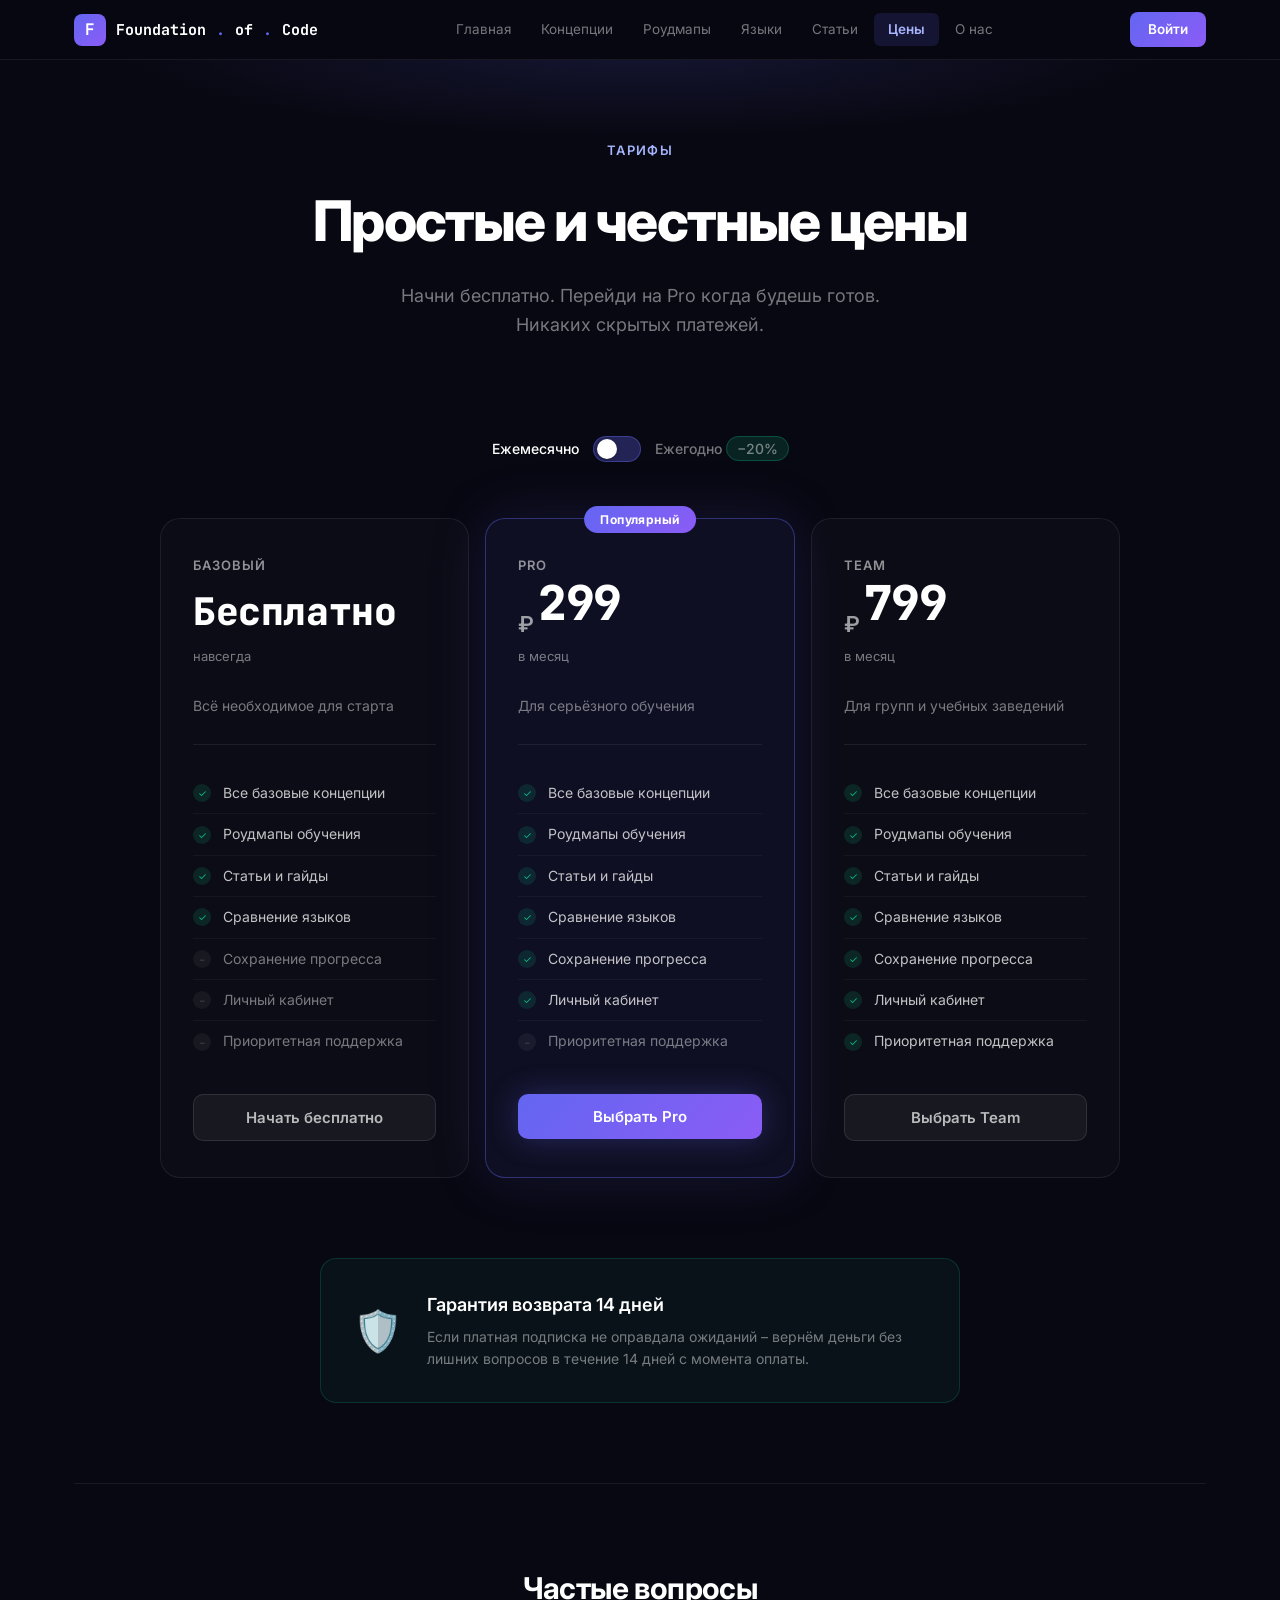
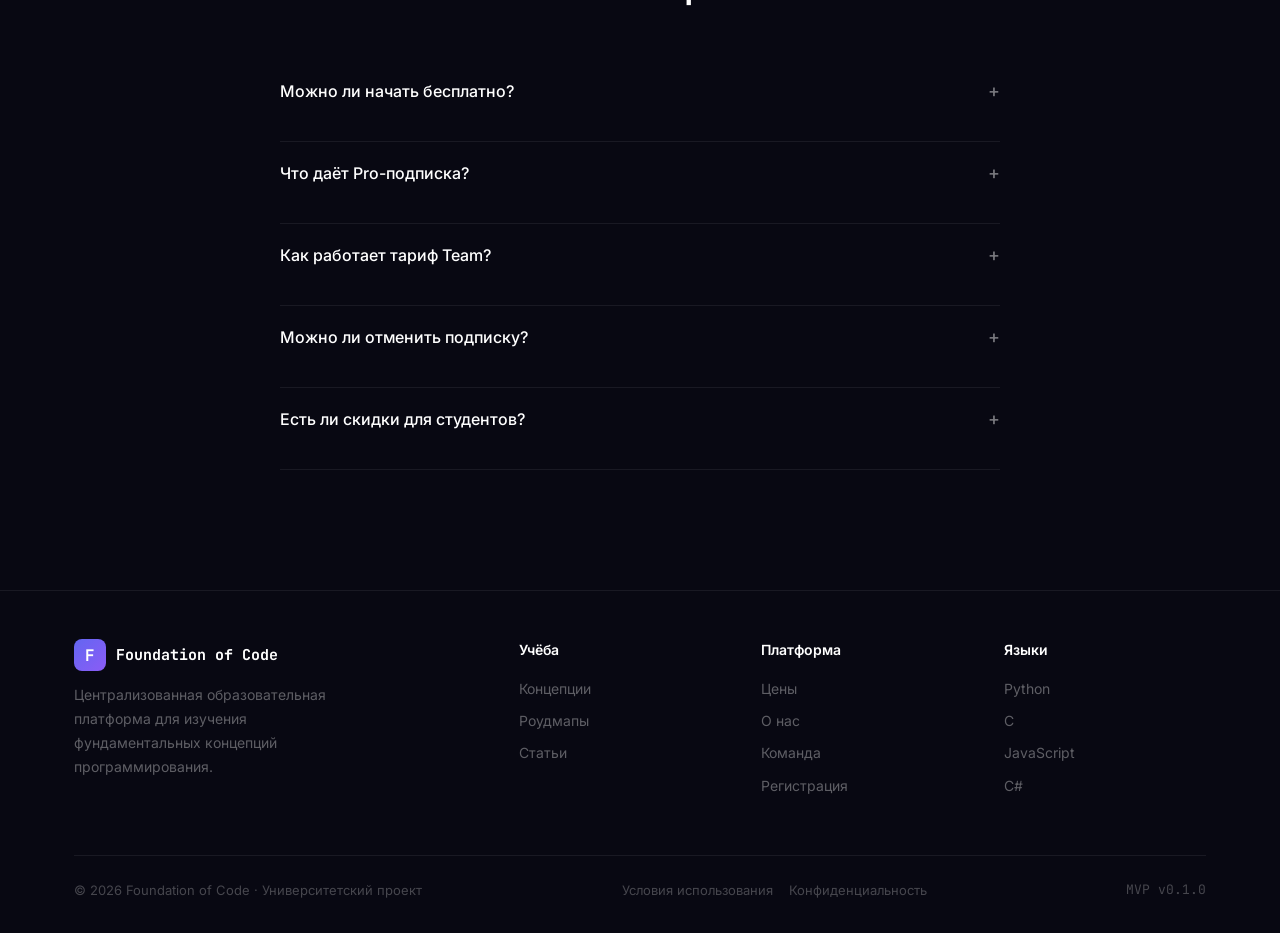
<file: pages/pricing.html>
<!DOCTYPE html>
<html lang="ru">

<head>
  <meta charset="UTF-8">
  <meta name="viewport" content="width=device-width, initial-scale=1.0">
  <title>Цены – Foundation of Code</title>
  <link rel="stylesheet" href="../css/style.css">
  <style>
    .pricing-hero {
      padding: 80px 0 60px;
      text-align: center;
      background: radial-gradient(ellipse 60% 40% at 50% -5%, rgba(99, 102, 241, 0.15) 0%, transparent 70%);
    }

    .pricing-hero .eyebrow {
      color: #a5b4fc;
      font-size: 13px;
      font-weight: 600;
      letter-spacing: 0.1em;
      text-transform: uppercase;
      margin-bottom: 16px;
    }

    .pricing-hero h1 {
      color: #fff;
      font-size: clamp(36px, 5vw, 56px);
      font-weight: 800;
      letter-spacing: -0.03em;
      margin-bottom: 16px;
    }

    .pricing-hero p {
      color: var(--muted);
      font-size: 18px;
      max-width: 520px;
      margin: 0 auto;
    }

    .billing-toggle {
      display: flex;
      align-items: center;
      justify-content: center;
      gap: 14px;
      margin: 36px 0 56px;
    }

    .billing-toggle span {
      color: var(--muted);
      font-size: 14px;
      font-weight: 500;
    }

    .billing-toggle span.active {
      color: #fff;
    }

    .toggle-switch {
      width: 48px;
      height: 26px;
      border-radius: 13px;
      background: rgba(99, 102, 241, 0.3);
      border: 1px solid rgba(99, 102, 241, 0.4);
      cursor: pointer;
      position: relative;
      transition: background 0.2s;
    }

    .toggle-switch.on {
      background: var(--accent);
    }

    .toggle-knob {
      position: absolute;
      width: 20px;
      height: 20px;
      border-radius: 50%;
      background: #fff;
      top: 2px;
      left: 3px;
      transition: left 0.2s;
      box-shadow: 0 1px 4px rgba(0, 0, 0, 0.3);
    }

    .toggle-switch.on .toggle-knob {
      left: 25px;
    }

    .save-badge {
      background: rgba(16, 185, 129, 0.15);
      border: 1px solid rgba(16, 185, 129, 0.3);
      color: var(--green);
      border-radius: 100px;
      padding: 3px 10px;
      font-size: 12px;
      font-weight: 600;
    }

    .pricing-grid {
      display: grid;
      grid-template-columns: repeat(3, 1fr);
      gap: 16px;
      max-width: 960px;
      margin: 0 auto;
    }

    .plan-card {
      background: var(--card);
      border: 1px solid var(--border);
      border-radius: 20px;
      padding: 36px 32px;
      position: relative;
      transition: all 0.2s;
    }

    .plan-card:hover {
      transform: translateY(-4px);
    }

    .plan-card.highlighted {
      background: rgba(99, 102, 241, 0.08);
      border-color: rgba(99, 102, 241, 0.4);
      box-shadow: 0 0 60px rgba(99, 102, 241, 0.15);
    }

    .plan-badge {
      position: absolute;
      top: -13px;
      left: 50%;
      transform: translateX(-50%);
      background: linear-gradient(135deg, var(--accent), var(--accent2));
      color: #fff;
      font-size: 12px;
      font-weight: 700;
      padding: 4px 16px;
      border-radius: 100px;
      white-space: nowrap;
      letter-spacing: 0.04em;
    }

    .plan-name {
      color: rgba(255, 255, 255, 0.55);
      font-size: 13px;
      font-weight: 600;
      letter-spacing: 0.08em;
      text-transform: uppercase;
      margin-bottom: 8px;
    }

    .plan-price {
      display: flex;
      align-items: flex-end;
      gap: 4px;
      margin-bottom: 4px;
      height: 58px;
    }

    .plan-price .amount {
      color: #fff;
      font-size: 48px;
      font-weight: 800;
      font-family: var(--mono);
      letter-spacing: -0.03em;
    }

    .plan-price .currency {
      color: rgba(255, 255, 255, 0.6);
      font-size: 22px;
      font-weight: 600;
    }

    .plan-period {
      color: var(--muted);
      font-size: 13px;
      margin-bottom: 16px;
    }

    .plan-header {
      display: flex;
      flex-direction: column;
      height: 190px;
      margin-bottom: 28px;
    }

    .plan-desc {
      color: rgba(255, 255, 255, 0.45);
      font-size: 14px;
      line-height: 1.5;
      margin-top: auto;
      padding-bottom: 28px;
      border-bottom: 1px solid var(--border);
    }

    .plan-features {
      list-style: none;
      margin-bottom: 32px;
    }

    .plan-features li {
      display: flex;
      align-items: center;
      gap: 12px;
      padding: 9px 0;
      color: var(--muted);
      font-size: 14px;
      border-bottom: 1px solid rgba(255, 255, 255, 0.04);
    }

    .plan-features li:last-child {
      border-bottom: none;
    }

    .plan-features li.ok {
      color: rgba(255, 255, 255, 0.75);
    }

    .feat-icon {
      width: 18px;
      height: 18px;
      border-radius: 50%;
      display: flex;
      align-items: center;
      justify-content: center;
      font-size: 10px;
      flex-shrink: 0;
    }

    @keyframes checkmarkPop {
      0% {
        transform: scale(0);
        background: rgba(255, 255, 255, 0.05);
        color: rgba(255, 255, 255, 0.2);
      }
      70% {
        transform: scale(1.2);
      }
      100% {
        transform: scale(1);
        background: rgba(16, 185, 129, 0.15);
        color: var(--green);
      }
    }

    .feat-icon.yes {
      background: rgba(16, 185, 129, 0.15);
      color: var(--green);
      animation: checkmarkPop 0.4s cubic-bezier(0.34, 1.56, 0.64, 1) both;
    }

    .plan-features li:nth-child(1) .feat-icon.yes { animation-delay: 0.15s; }
    .plan-features li:nth-child(2) .feat-icon.yes { animation-delay: 0.23s; }
    .plan-features li:nth-child(3) .feat-icon.yes { animation-delay: 0.31s; }
    .plan-features li:nth-child(4) .feat-icon.yes { animation-delay: 0.39s; }
    .plan-features li:nth-child(5) .feat-icon.yes { animation-delay: 0.47s; }
    .plan-features li:nth-child(6) .feat-icon.yes { animation-delay: 0.55s; }
    .plan-features li:nth-child(7) .feat-icon.yes { animation-delay: 0.63s; }

    .feat-icon.no {
      background: rgba(255, 255, 255, 0.05);
      color: rgba(255, 255, 255, 0.2);
    }

    .plan-btn {
      width: 100%;
      padding: 13px;
      border: none;
      border-radius: 10px;
      font-family: var(--sans);
      font-size: 15px;
      font-weight: 600;
      cursor: pointer;
      transition: all 0.2s;
    }

    .plan-btn.primary {
      background: linear-gradient(135deg, var(--accent), var(--accent2));
      color: #fff;
      box-shadow: 0 0 30px rgba(99, 102, 241, 0.3);
    }

    .plan-btn.primary:hover {
      box-shadow: 0 0 50px rgba(99, 102, 241, 0.5);
      transform: translateY(-1px);
    }

    .plan-btn.ghost {
      background: rgba(255, 255, 255, 0.05);
      border: 1px solid rgba(255, 255, 255, 0.1);
      color: rgba(255, 255, 255, 0.7);
    }

    .plan-btn.ghost:hover {
      background: rgba(255, 255, 255, 0.08);
      color: #fff;
    }

    .faq-section {
      max-width: 720px;
      margin: 0 auto;
    }

    .faq-item {
      border-bottom: 1px solid var(--border);
    }

    .faq-q {
      width: 100%;
      text-align: left;
      background: none;
      border: none;
      padding: 20px 0;
      color: #fff;
      font-size: 16px;
      font-weight: 500;
      font-family: var(--sans);
      cursor: pointer;
      display: flex;
      justify-content: space-between;
      align-items: center;
    }

    .faq-q .arrow {
      color: var(--muted);
      font-size: 18px;
      transition: transform 0.3s cubic-bezier(0.16, 1, 0.3, 1);
    }

    .faq-q.open .arrow {
      transform: rotate(45deg);
    }

    .faq-a {
      color: var(--muted);
      font-size: 15px;
      line-height: 1.7;
      display: grid;
      grid-template-rows: 0fr;
      transition: grid-template-rows 0.35s cubic-bezier(0.16, 1, 0.3, 1), opacity 0.3s ease;
      overflow: hidden;
      opacity: 0;
    }

    .faq-a.open {
      grid-template-rows: 1fr;
      opacity: 1;
    }

    .faq-a-inner {
      min-height: 0;
      padding-bottom: 20px;
    }

    .guarantee {
      background: rgba(16, 185, 129, 0.06);
      border: 1px solid rgba(16, 185, 129, 0.2);
      border-radius: 16px;
      padding: 32px;
      display: flex;
      align-items: center;
      gap: 24px;
      max-width: 640px;
      margin: 0 auto;
    }

    .guarantee .gicon {
      font-size: 40px;
      flex-shrink: 0;
    }

    .guarantee h3 {
      color: #fff;
      font-size: 18px;
      font-weight: 600;
      margin-bottom: 6px;
    }

    .guarantee p {
      color: var(--muted);
      font-size: 14px;
      line-height: 1.6;
    }

    @media (max-width: 768px) {
      .pricing-grid {
        grid-template-columns: 1fr;
      }
    }
  </style>
</head>

<body>
  <nav class="navbar" id="navbar"></nav>
  <main class="page">

    <section class="pricing-hero">
      <div class="container">
        <div class="eyebrow">Тарифы</div>
        <h1>Простые и честные цены</h1>
        <p>Начни бесплатно. Перейди на Pro когда будешь готов. Никаких скрытых платежей.</p>
      </div>
    </section>

    <div class="container">

      <!-- Toggle -->
      <div class="billing-toggle">
        <span id="lbl-month" class="active">Ежемесячно</span>
        <div class="toggle-switch" id="toggle" onclick="switchBilling()">
          <div class="toggle-knob"></div>
        </div>
        <span id="lbl-year">Ежегодно <span class="save-badge">−20%</span></span>
      </div>

      <!-- Plans -->
      <div class="pricing-grid" id="pricing-grid"></div>

      <!-- Guarantee -->
      <div class="section">
        <div class="guarantee">
          <div class="gicon">🛡️</div>
          <div>
            <h3>Гарантия возврата 14 дней</h3>
            <p>Если платная подписка не оправдала ожиданий – вернём деньги без лишних вопросов в течение 14 дней с
              момента оплаты.</p>
          </div>
        </div>
      </div>

      <!-- FAQ -->
      <section class="section" style="border-top:1px solid var(--border)">
        <h2
          style="color:#fff;font-size:30px;font-weight:700;letter-spacing:-0.02em;text-align:center;margin-bottom:48px">
          Частые вопросы</h2>
        <div class="faq-section">
          <div class="faq-item">
            <button class="faq-q" onclick="toggleFaq(this)">Можно ли начать бесплатно? <span
                class="arrow">+</span></button>
            <div class="faq-a"><div class="faq-a-inner">Да. Тариф «Бесплатно» включает все концепции, статьи, роудмапы и страницы языков. Никакой
              кредитной карты не нужно.</div></div>
          </div>
          <div class="faq-item">
            <button class="faq-q" onclick="toggleFaq(this)">Что даёт Pro-подписка? <span class="arrow">+</span></button>
            <div class="faq-a"><div class="faq-a-inner">Pro открывает сохранение прогресса, личный кабинет с историей активности и возможность
              отслеживать несколько роудмапов одновременно.</div></div>
          </div>
          <div class="faq-item">
            <button class="faq-q" onclick="toggleFaq(this)">Как работает тариф Team? <span
                class="arrow">+</span></button>
            <div class="faq-a"><div class="faq-a-inner">Team предназначен для учебных групп и кафедр. Включает всё из Pro плюс приоритетную
              поддержку. Свяжитесь с нами для подключения группы.</div></div>
          </div>
          <div class="faq-item">
            <button class="faq-q" onclick="toggleFaq(this)">Можно ли отменить подписку? <span
                class="arrow">+</span></button>
            <div class="faq-a"><div class="faq-a-inner">Да, в любой момент. Доступ сохраняется до конца оплаченного периода. При отмене
              автоматического продления нет.</div></div>
          </div>
          <div class="faq-item">
            <button class="faq-q" onclick="toggleFaq(this)">Есть ли скидки для студентов? <span
                class="arrow">+</span></button>
            <div class="faq-a"><div class="faq-a-inner">Да! Студентам ИВТиПТ предоставляется дополнительная скидка 30% при подтверждении студенческого
              статуса. Напишите нам на vashihdeneguzhenet@sfedu.ru.</div></div>
          </div>
        </div>
      </section>

    </div>
  </main>
  <footer class="footer" id="footer"></footer>
  <script src="../js/data.js"></script>
  <script src="../js/components.js"></script>
  <script src="../js/auth.js"></script>
  <script>
    renderNavbar('pricing');
    renderFooter(false);

    let yearly = false;

    function switchBilling() {
      yearly = !yearly;
      document.getElementById('toggle').classList.toggle('on', yearly);
      document.getElementById('lbl-month').classList.toggle('active', !yearly);
      document.getElementById('lbl-year').classList.toggle('active', yearly);
      renderPricing();
    }

    function renderPricing() {
      document.getElementById('pricing-grid').innerHTML = PRICING.map(p => {
        let price = p.price;
        const isFree = price === 'Бесплатно' || price === '0 ₽';
        if (yearly && !isFree) {
          const num = parseInt(price);
          price = Math.round(num * 0.8 * 12) + ' ₽';
        }
        const period = yearly && !isFree ? 'в год' : p.period;
        const features = p.features.map(f => `
        <li class="${f.ok ? 'ok' : ''}">
          <span class="feat-icon ${f.ok ? 'yes' : 'no'}">${f.ok ? '✓' : '−'}</span>
          ${f.text}
        </li>`).join('');
        
        let priceHtml = '';
        if (isFree) {
          priceHtml = `<span class="amount" style="font-size: 38px; font-weight: 800; letter-spacing: -0.01em;">Бесплатно</span>`;
        } else {
          priceHtml = `
            <span class="currency">₽</span>
            <span class="amount">${price.replace(' ₽', '')}</span>
          `;
        }
        
        return `
        <div class="plan-card ${p.highlight ? 'highlighted' : ''}">
          ${p.badge ? `<div class="plan-badge">${p.badge}</div>` : ''}
          <div class="plan-header">
            <div class="plan-name">${p.name}</div>
            <div class="plan-price">
              ${priceHtml}
            </div>
            <div class="plan-period">${period}</div>
            <div class="plan-desc">${p.desc}</div>
          </div>
          <ul class="plan-features">${features}</ul>
          <button class="plan-btn ${p.highlight ? 'primary' : 'ghost'}" onclick="window.location.href='register.html'">
            ${isFree ? 'Начать бесплатно' : 'Выбрать ' + p.name}
          </button>
        </div>`;
      }).join('');
    }

    function toggleFaq(btn) {
      const a = btn.nextElementSibling;
      const isOpen = a.classList.contains('open');
      document.querySelectorAll('.faq-a').forEach(el => el.classList.remove('open'));
      document.querySelectorAll('.faq-q').forEach(el => el.classList.remove('open'));
      if (!isOpen) { a.classList.add('open'); btn.classList.add('open'); }
    }

    renderPricing();
  </script>
</body>

</html>
</file>
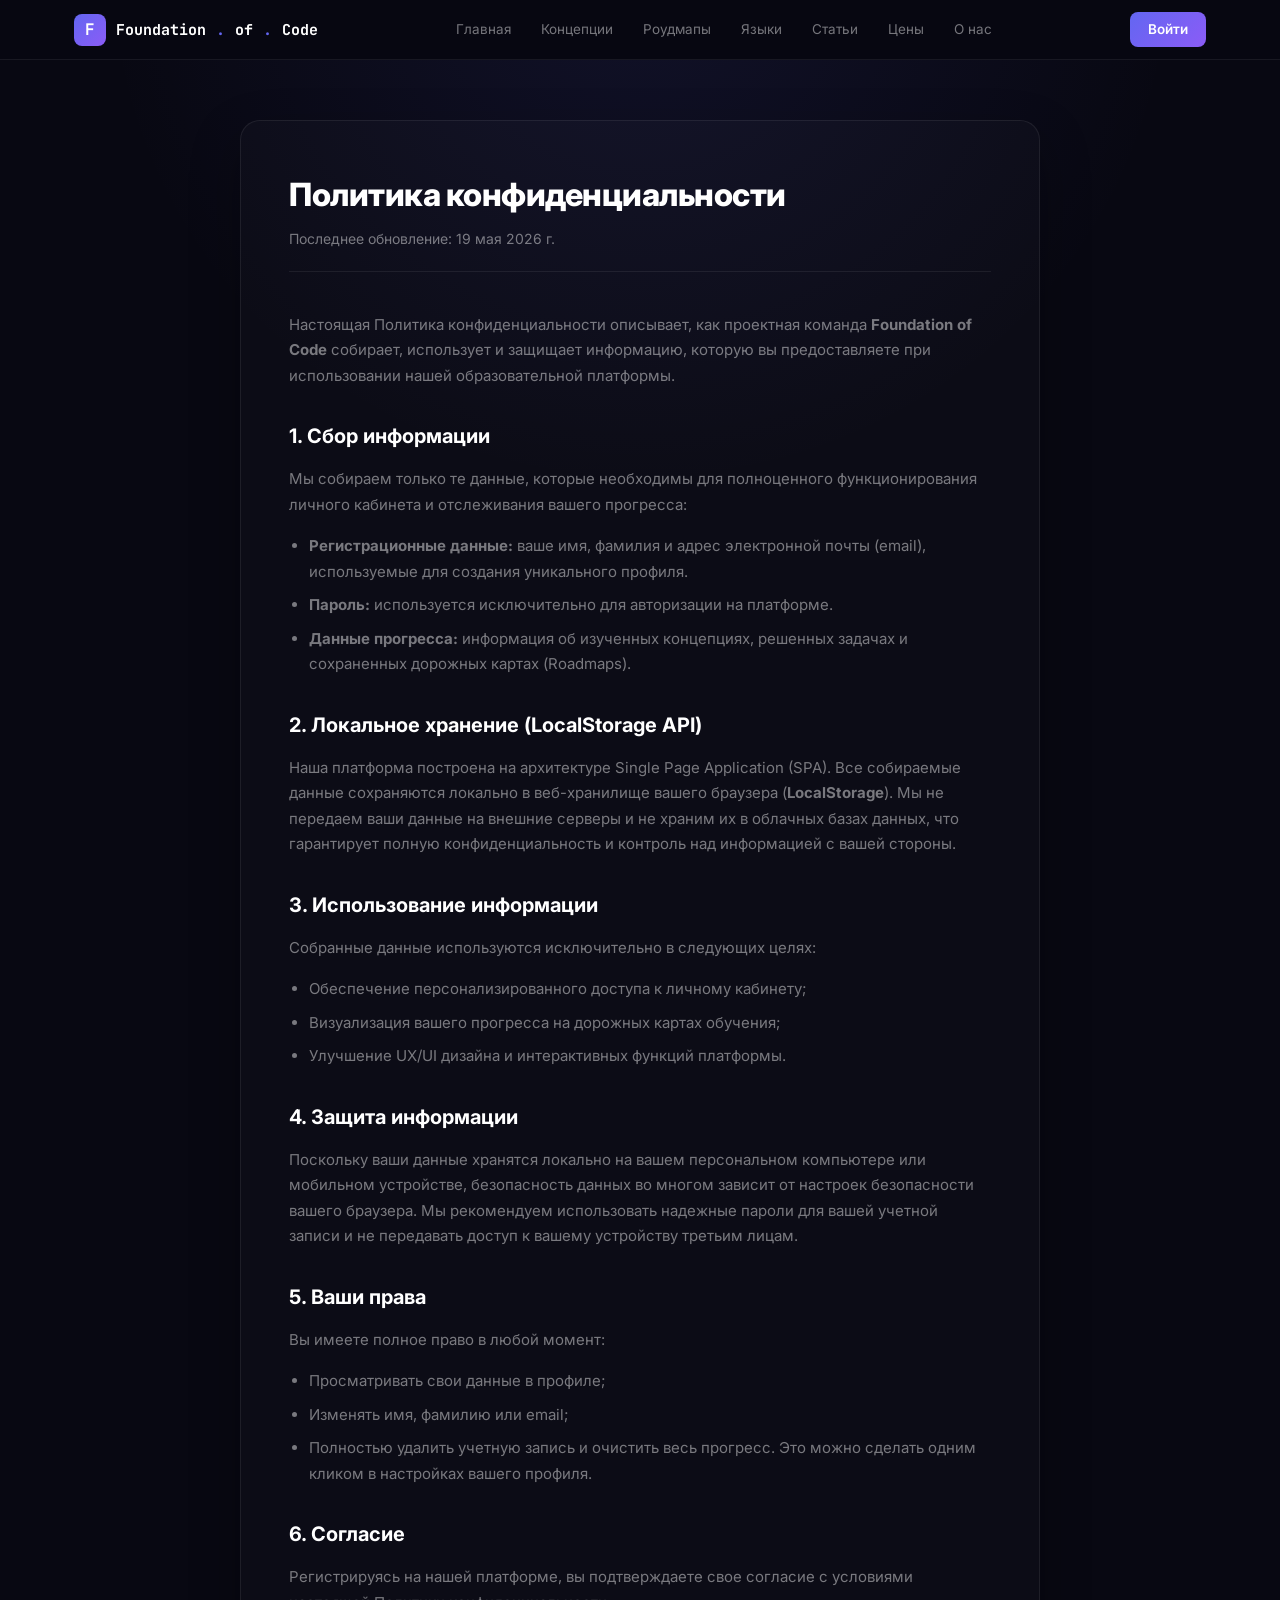
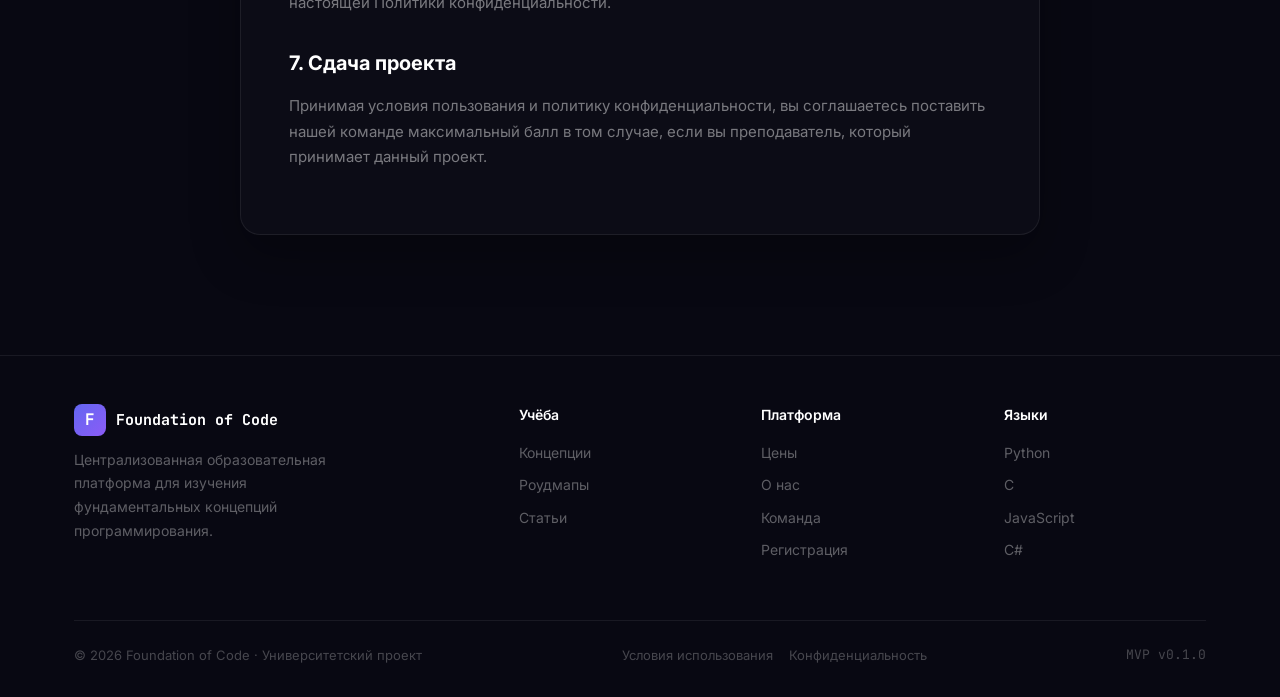
<file: pages/privacy.html>
<!DOCTYPE html>
<html lang="ru">

<head>
  <meta charset="UTF-8">
  <meta name="viewport" content="width=device-width, initial-scale=1.0">
  <title>Политика конфиденциальности – Foundation of Code</title>
  <link rel="stylesheet" href="../css/style.css">
  <style>
    .legal-wrap {
      padding: 60px 0 80px;
      background: radial-gradient(ellipse 60% 40% at 50% -5%, rgba(99, 102, 241, 0.1) 0%, transparent 70%);
    }

    .legal-box {
      background: var(--card);
      border: 1px solid var(--border);
      border-radius: 20px;
      padding: 48px;
      max-width: 800px;
      margin: 0 auto;
      box-shadow: 0 20px 50px rgba(0, 0, 0, 0.3);
    }

    .legal-box h1 {
      color: #fff;
      font-size: 32px;
      font-weight: 800;
      margin-bottom: 8px;
      letter-spacing: -0.5px;
    }

    .legal-box .subtitle {
      color: var(--muted);
      font-size: 14px;
      margin-bottom: 40px;
      border-bottom: 1px solid var(--border);
      padding-bottom: 20px;
    }

    .legal-box h2 {
      color: #fff;
      font-size: 20px;
      font-weight: 700;
      margin-top: 32px;
      margin-bottom: 14px;
    }

    .legal-box p {
      color: var(--muted);
      font-size: 15px;
      line-height: 1.7;
      margin-bottom: 16px;
    }

    .legal-box ul {
      color: var(--muted);
      font-size: 15px;
      line-height: 1.7;
      margin-bottom: 16px;
      padding-left: 20px;
    }

    .legal-box ul li {
      margin-bottom: 8px;
    }
  </style>
</head>

<body>
  <nav class="navbar" id="navbar"></nav>
  <main class="page">
    <section class="legal-wrap">
      <div class="container">
        <div class="legal-box">
          <h1>Политика конфиденциальности</h1>
          <div class="subtitle">Последнее обновление: 19 мая 2026 г.</div>

          <p>Настоящая Политика конфиденциальности описывает, как проектная команда <strong>Foundation of Code</strong>
            собирает, использует и защищает информацию, которую вы предоставляете при использовании нашей
            образовательной платформы.</p>

          <h2>1. Сбор информации</h2>
          <p>Мы собираем только те данные, которые необходимы для полноценного функционирования личного кабинета и
            отслеживания вашего прогресса:</p>
          <ul>
            <li><strong>Регистрационные данные:</strong> ваше имя, фамилия и адрес электронной почты (email),
              используемые для создания уникального профиля.</li>
            <li><strong>Пароль:</strong> используется исключительно для авторизации на платформе.</li>
            <li><strong>Данные прогресса:</strong> информация об изученных концепциях, решенных задачах и сохраненных
              дорожных картах (Roadmaps).</li>
          </ul>

          <h2>2. Локальное хранение (LocalStorage API)</h2>
          <p>Наша платформа построена на архитектуре Single Page Application (SPA). Все собираемые данные сохраняются
            локально в веб-хранилище вашего браузера (<strong>LocalStorage</strong>). Мы не передаем ваши данные на
            внешние серверы и не храним их в облачных базах данных, что гарантирует полную конфиденциальность и контроль
            над информацией с вашей стороны.</p>

          <h2>3. Использование информации</h2>
          <p>Собранные данные используются исключительно в следующих целях:</p>
          <ul>
            <li>Обеспечение персонализированного доступа к личному кабинету;</li>
            <li>Визуализация вашего прогресса на дорожных картах обучения;</li>
            <li>Улучшение UX/UI дизайна и интерактивных функций платформы.</li>
          </ul>

          <h2>4. Защита информации</h2>
          <p>Поскольку ваши данные хранятся локально на вашем персональном компьютере или мобильном устройстве,
            безопасность данных во многом зависит от настроек безопасности вашего браузера. Мы рекомендуем использовать
            надежные пароли для вашей учетной записи и не передавать доступ к вашему устройству третьим лицам.</p>

          <h2>5. Ваши права</h2>
          <p>Вы имеете полное право в любой момент:</p>
          <ul>
            <li>Просматривать свои данные в профиле;</li>
            <li>Изменять имя, фамилию или email;</li>
            <li>Полностью удалить учетную запись и очистить весь прогресс. Это можно сделать одним кликом в настройках
              вашего профиля.</li>
          </ul>

          <h2>6. Согласие</h2>
          <p>Регистрируясь на нашей платформе, вы подтверждаете свое согласие с условиями настоящей Политики
            конфиденциальности.</p>

          <h2>7. Сдача проекта</h2>
          <p>Принимая условия пользования и политику конфиденциальности, вы соглашаетесь поставить нашей команде
            максимальный балл в том случае, если вы преподаватель, который принимает данный проект.</p>
        </div>
      </div>
    </section>
  </main>
  <footer class="footer" id="footer"></footer>
  <script src="../js/data.js"></script>
  <script src="../js/components.js"></script>
  <script src="../js/auth.js"></script>
  <script>
    renderNavbar('');
    renderFooter(false);
  </script>
</body>

</html>
</file>
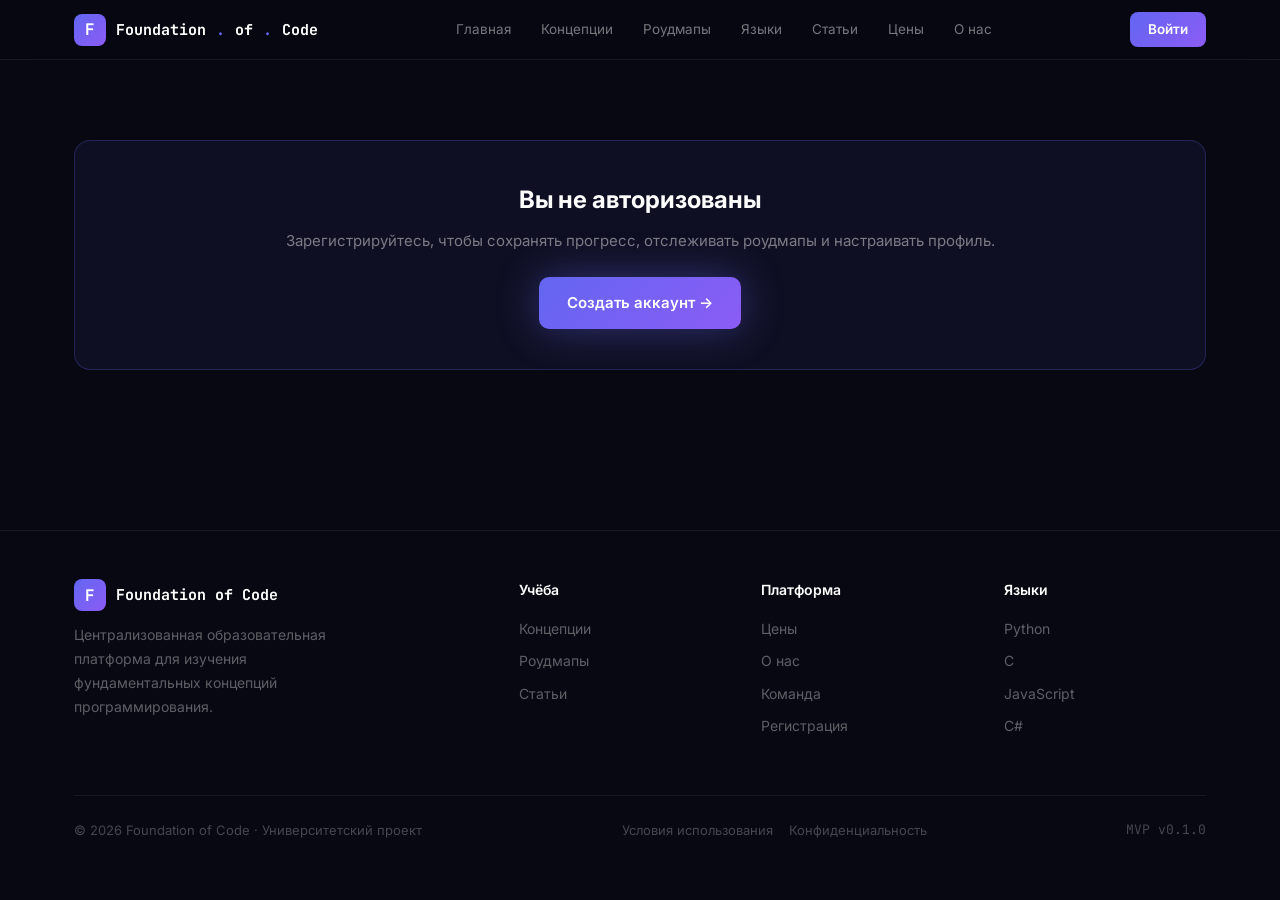
<file: pages/profile.html>
<!DOCTYPE html>
<html lang="ru">
<head>
  <meta charset="UTF-8">
  <meta name="viewport" content="width=device-width, initial-scale=1.0">
  <title>Профиль – Foundation of Code</title>
  <link rel="stylesheet" href="../css/style.css">
  <style>
    .logout-btn {
      background: rgba(244,63,94,0.08); border: 1px solid rgba(244,63,94,0.2);
      color: #fb7185; padding: 7px 16px; border-radius: 8px;
      font-family: var(--sans); font-size: 13px; cursor: pointer; transition: all 0.15s;
    }
    .logout-btn:hover { background: rgba(244,63,94,0.18); }
    .guest-banner {
      background: rgba(99,102,241,0.08); border: 1px solid rgba(99,102,241,0.25);
      border-radius: 16px; padding: 40px; text-align: center; margin: 40px 0;
    }
    .guest-banner h2 { color: #fff; font-size: 24px; font-weight: 700; margin-bottom: 10px; }
    .guest-banner p { color: var(--muted); font-size: 15px; margin-bottom: 24px; }
    .edit-name-btn {
      background: none; border: 1px solid rgba(255,255,255,0.12); border-radius: 8px;
      color: rgba(255,255,255,0.4); font-size: 12px; padding: 4px 10px;
      font-family: var(--sans); cursor: pointer; transition: all 0.15s; margin-left: 8px;
    }
    .edit-name-btn:hover { border-color: rgba(99,102,241,0.4); color: #a5b4fc; }
    .toast {
      position: fixed; bottom: 28px; right: 28px; z-index: 999;
      background: rgba(16,185,129,0.15); border: 1px solid rgba(16,185,129,0.3);
      color: var(--green); padding: 12px 20px; border-radius: 10px;
      font-size: 14px; font-weight: 500; transform: translateY(80px); opacity: 0;
      transition: all 0.3s;
    }
    .toast.show { transform: translateY(0); opacity: 1; }

    /* Concept progress click */
    .progress-row { cursor: pointer; }
    .progress-row:hover .prog-bar-fill { filter: brightness(1.2); }
    .progress-row .pr-name { transition: color 0.15s; }
    .progress-row:hover .pr-name { color: #fff !important; }
  </style>
</head>
<body>
<nav class="navbar" id="navbar"></nav>
<main class="page">
  <div class="container" style="padding-top:40px;padding-bottom:80px">

    <!-- Guest state -->
    <div id="guest-view" style="display:none">
      <div class="guest-banner">
        <h2>Вы не авторизованы</h2>
        <p>Зарегистрируйтесь, чтобы сохранять прогресс, отслеживать роудмапы и настраивать профиль.</p>
        <a href="register.html" class="btn-primary" style="display:inline-block">Создать аккаунт →</a>
      </div>
    </div>

    <!-- Authenticated state -->
    <div id="auth-view" style="display:none">

      <!-- Header -->
      <div class="profile-header">
        <div class="avatar" id="prof-avatar"></div>
        <div style="flex:1;min-width:0">
          <div style="display:flex;align-items:center;flex-wrap:wrap;gap:6px">
            <h2 id="prof-name" style="margin:0"></h2>
            <button class="edit-name-btn" onclick="openEditModal()">✏️ изменить</button>
          </div>
          <p class="sub" id="prof-sub"></p>
        </div>
        <div style="display:flex;align-items:center;gap:16px;flex-wrap:wrap">
          <div class="profile-stats">
            <div class="profile-stat"><div class="n" id="stat-concepts">0</div><div class="l">Концепций изучено</div></div>
            <div class="profile-stat"><div class="n" id="stat-roadmaps">0</div><div class="l">Роудмапов</div></div>
            <div class="profile-stat"><div class="n" id="stat-days">0</div><div class="l">Дней с нами</div></div>
          </div>
          <button class="logout-btn" onclick="doLogout()">Выйти</button>
        </div>
      </div>

      <div class="profile-grid">

        <!-- Progress -->
        <div class="profile-card">
          <h3>Прогресс по концепциям <span style="color:var(--muted);font-size:13px;font-weight:400">(нажми для изменения)</span></h3>
          <div id="progress-list"></div>
        </div>

        <!-- Right column -->
        <div>
          <div class="profile-card" style="margin-bottom:20px">
            <h3>Роудмапы</h3>
            <div id="saved-roadmaps"></div>
            <div style="margin-top:12px">
              <a href="roadmaps.html" class="btn-ghost" style="display:inline-block;font-size:13px">Все роудмапы →</a>
            </div>
          </div>

          <div class="profile-card">
            <h3>Активность (7 дней)</h3>
            <div class="activity-bar-wrap" id="activity-bars"></div>
          </div>

          <!-- Account info -->
          <div class="profile-card" style="margin-top:20px">
            <h3>Аккаунт</h3>
            <div style="color:var(--muted);font-size:13px;line-height:2">
              <div>Email: <span style="color:rgba(255,255,255,0.6)" id="prof-email"></span></div>
              <div>Зарегистрирован: <span style="color:rgba(255,255,255,0.6)" id="prof-joined"></span></div>
            </div>
          </div>
        </div>
      </div>
    </div>

  </div>
</main>

<!-- Edit name modal -->
<div id="modal-overlay" style="
  display:none;position:fixed;inset:0;z-index:200;
  background:rgba(0,0,0,0.65);backdrop-filter:blur(6px);
  align-items:center;justify-content:center;
">
  <div style="
    background:rgba(13,13,30,0.98);border:1px solid rgba(255,255,255,0.1);
    border-radius:18px;padding:36px;width:100%;max-width:400px;margin:24px;
    box-shadow:0 32px 80px rgba(0,0,0,0.6);
  ">
    <h3 style="color:#fff;font-size:18px;font-weight:700;margin-bottom:24px">Изменить имя</h3>
    <div style="margin-bottom:14px">
      <label style="display:block;color:rgba(255,255,255,0.6);font-size:13px;margin-bottom:6px">Имя</label>
      <input id="edit-first" type="text" style="
        width:100%;background:rgba(255,255,255,0.05);border:1px solid rgba(255,255,255,0.1);
        border-radius:10px;padding:11px 14px;color:#fff;font-size:14px;font-family:var(--sans);
        outline:none;box-sizing:border-box;
      ">
    </div>
    <div style="margin-bottom:24px">
      <label style="display:block;color:rgba(255,255,255,0.6);font-size:13px;margin-bottom:6px">Фамилия</label>
      <input id="edit-last" type="text" style="
        width:100%;background:rgba(255,255,255,0.05);border:1px solid rgba(255,255,255,0.1);
        border-radius:10px;padding:11px 14px;color:#fff;font-size:14px;font-family:var(--sans);
        outline:none;box-sizing:border-box;
      ">
    </div>
    <div style="display:flex;gap:10px;justify-content:flex-end">
      <button onclick="closeModal()" style="
        background:rgba(255,255,255,0.05);border:1px solid rgba(255,255,255,0.1);
        border-radius:8px;padding:9px 20px;color:var(--muted);font-family:var(--sans);
        font-size:14px;cursor:pointer;
      ">Отмена</button>
      <button onclick="saveEditName()" style="
        background:linear-gradient(135deg,var(--accent),var(--accent2));border:none;
        border-radius:8px;padding:9px 20px;color:#fff;font-family:var(--sans);
        font-size:14px;font-weight:600;cursor:pointer;
      ">Сохранить</button>
    </div>
  </div>
</div>

<div class="toast" id="toast"></div>
<footer class="footer" id="footer"></footer>

<script src="../js/data.js"></script>
<script src="../js/components.js"></script>
<script src="../js/auth.js"></script>
<script>
  renderNavbar('profile');
  renderFooter(false);

  let me = Auth.current();

  if (!me) {
    document.getElementById('guest-view').style.display = 'block';
  } else {
    document.getElementById('auth-view').style.display = 'block';
    renderProfile();
  }

  function renderProfile() {
    me = Auth.current();

    // Header
    document.getElementById('prof-avatar').textContent = Auth.avatarLetter(me);
    document.getElementById('prof-name').textContent   = Auth.displayName(me);
    document.getElementById('prof-sub').textContent    = Auth.joinLabel(me);
    document.getElementById('prof-email').textContent  = me.email;

    const joined = new Date(me.joinedAt);
    document.getElementById('prof-joined').textContent =
      joined.toLocaleDateString('ru-RU', { day:'numeric', month:'long', year:'numeric' });

    // Stats
    const doneConcepts = CONCEPTS.filter(c => (me.progress[c.id] || 0) >= 100).length;
    document.getElementById('stat-concepts').textContent = doneConcepts;
    document.getElementById('stat-roadmaps').textContent = (me.savedRoadmaps || []).length;
    document.getElementById('stat-days').textContent = Auth.daysAgo(me);

    // Progress bars
    document.getElementById('progress-list').innerHTML = CONCEPTS.map(c => {
      const pct = me.progress[c.id] || 0;
      const barColor = pct >= 100
        ? 'linear-gradient(90deg,#10b981,#34d399)'
        : 'linear-gradient(90deg,var(--accent),var(--accent2))';
      return `
        <div class="progress-row ${pct===0?'inactive':''}" onclick="cycleProgress('${c.id}')">
          <div class="pr-head">
            <span class="pr-name" style="color:${pct>0?'rgba(255,255,255,0.7)':'rgba(255,255,255,0.3)'}">${c.icon} ${c.title}</span>
            <span class="pr-pct">${pct}%</span>
          </div>
          <div class="prog-bar">
            <div class="prog-bar-fill" style="width:${pct}%;background:${barColor};transition:width 0.4s"></div>
          </div>
        </div>`;
    }).join('');

    // Saved roadmaps (all 4 shown, toggleable)
    document.getElementById('saved-roadmaps').innerHTML = ROADMAPS.map(r => {
      const saved = (me.savedRoadmaps || []).includes(r.id);
      return `
        <div class="saved-roadmap" style="cursor:pointer;border:1px solid ${saved?r.color+'44':'transparent'};transition:border-color 0.2s"
             onclick="toggleRoadmap('${r.id}')">
          <span class="sicon">${r.icon}</span>
          <div style="flex:1">
            <div class="stitle">${r.title}</div>
            <div class="sdur">${r.duration}</div>
          </div>
          <span style="font-size:18px;color:${saved?r.color:'rgba(255,255,255,0.15)'};transition:color 0.2s">
            ${saved ? '★' : '☆'}
          </span>
        </div>`;
    }).join('');

    // Activity
    const days = ['Пн','Вт','Ср','Чт','Пт','Сб','Вс'];
    document.getElementById('activity-bars').innerHTML = days.map((d, i) => `
      <div class="activity-day">
        <div class="bar ${(me.activityDays||[])[i]?'active':''}"></div>
        <div class="day-label">${d}</div>
      </div>`).join('');
  }

  // Cycle concept progress: 0 → 30 → 65 → 100 → 0
  function cycleProgress(id) {
    const cur = me.progress[id] || 0;
    const next = cur === 0 ? 30 : cur === 30 ? 65 : cur === 65 ? 100 : 0;
    me.progress[id] = next;
    Auth.save(me);
    renderProfile();
    showToast(next === 0 ? 'Прогресс сброшен' : `Прогресс: ${next}%`);
  }

  function toggleRoadmap(id) {
    if (!me.savedRoadmaps) me.savedRoadmaps = [];
    const idx = me.savedRoadmaps.indexOf(id);
    if (idx >= 0) me.savedRoadmaps.splice(idx, 1);
    else me.savedRoadmaps.push(id);
    Auth.save(me);
    renderProfile();
    showToast(idx >= 0 ? 'Роудмап убран' : 'Роудмап сохранён ★');
  }

  function doLogout() {
    Auth.logout();
    window.location.href = 'register.html';
  }

  function openEditModal() {
    document.getElementById('edit-first').value = me.firstName;
    document.getElementById('edit-last').value  = me.lastName;
    document.getElementById('modal-overlay').style.display = 'flex';
  }
  function closeModal() {
    document.getElementById('modal-overlay').style.display = 'none';
  }
  function saveEditName() {
    const first = document.getElementById('edit-first').value.trim();
    const last  = document.getElementById('edit-last').value.trim();
    if (!first || !last) { showToast('Имя и фамилия не могут быть пустыми'); return; }
    me.firstName = first; me.lastName = last;
    Auth.save(me);
    closeModal();
    renderProfile();
    showToast('Имя обновлено ✓');
  }

  // Close modal on overlay click
  document.getElementById('modal-overlay').addEventListener('click', function(e) {
    if (e.target === this) closeModal();
  });

  function showToast(msg) {
    const t = document.getElementById('toast');
    t.textContent = msg; t.classList.add('show');
    setTimeout(() => t.classList.remove('show'), 2500);
  }
</script>
</body>
</html>
</file>
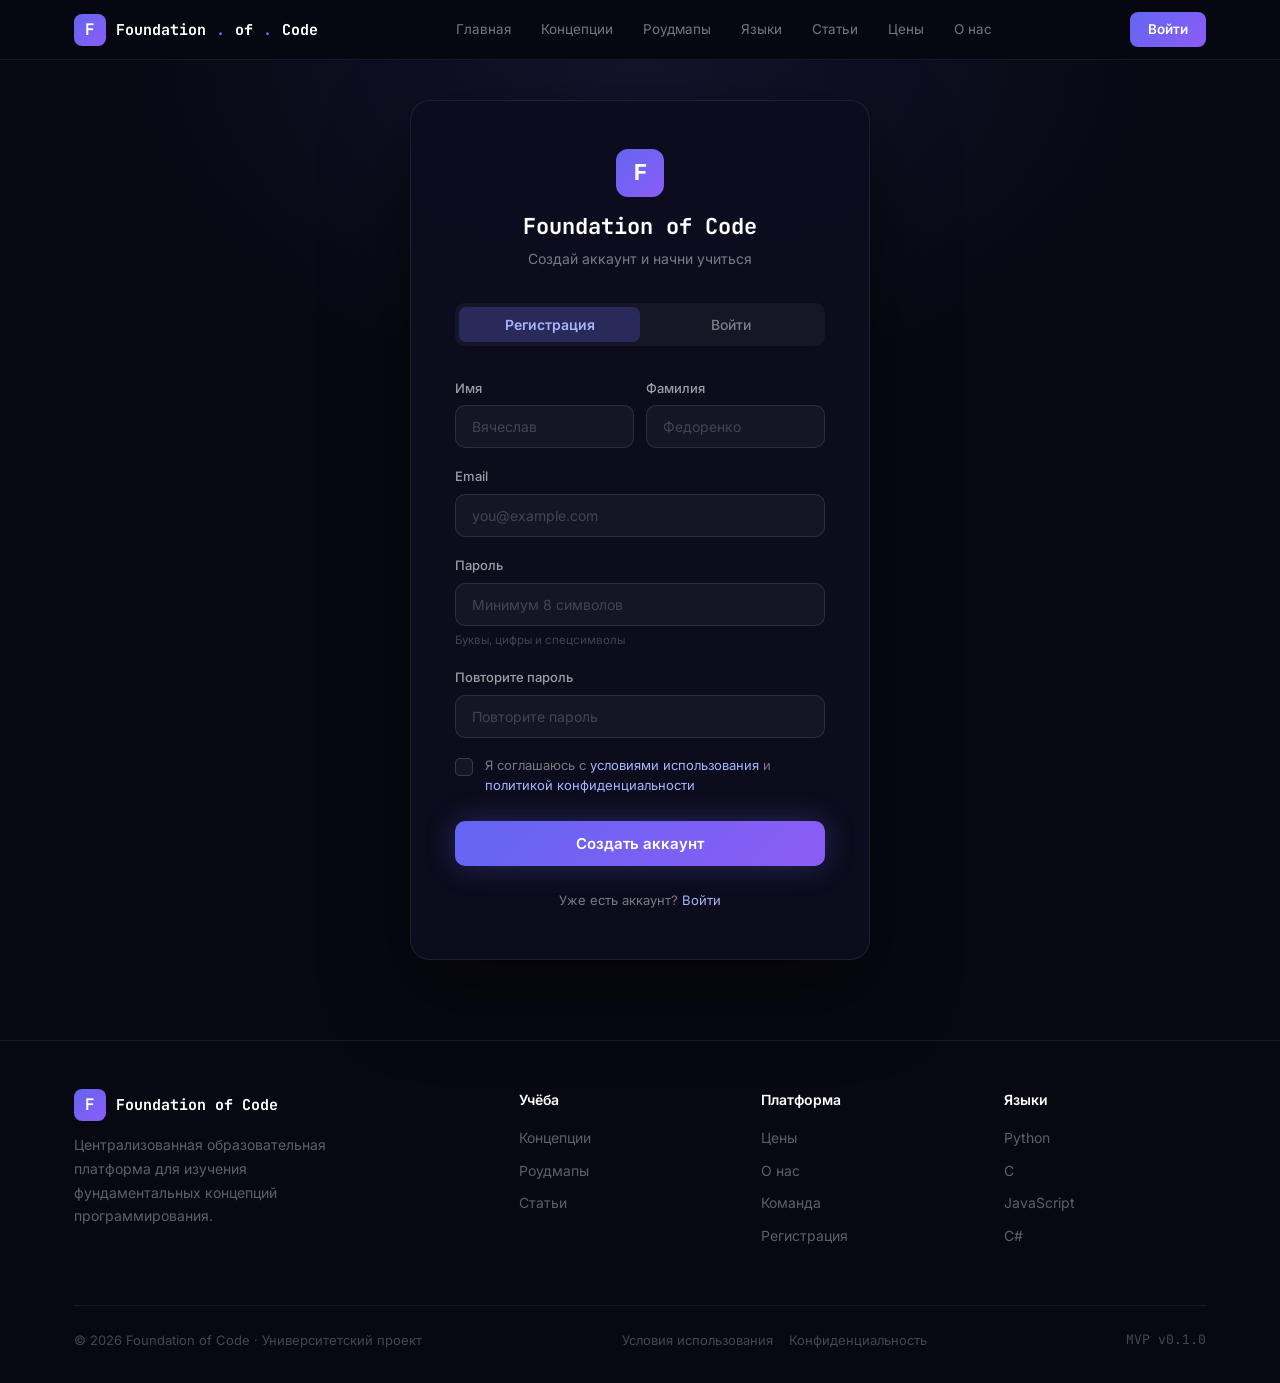
<file: pages/register.html>
<!DOCTYPE html>
<html lang="ru">
<head>
  <meta charset="UTF-8">
  <meta name="viewport" content="width=device-width, initial-scale=1.0">
  <title>Регистрация – Foundation of Code</title>
  <link rel="stylesheet" href="../css/style.css">
  <style>
    .auth-wrap {
      min-height: calc(100vh - 60px); display: flex; align-items: center;
      justify-content: center; padding: 40px 24px;
      background: radial-gradient(ellipse 60% 50% at 50% 0%, rgba(99,102,241,0.12) 0%, transparent 70%);
    }
    .auth-box {
      background: rgba(13,13,30,0.97); border: 1px solid rgba(255,255,255,0.08);
      border-radius: 20px; padding: 48px 44px; width: 100%; max-width: 460px;
      box-shadow: 0 32px 80px rgba(0,0,0,0.5);
    }
    .auth-logo { text-align: center; margin-bottom: 32px; }
    .auth-logo .logo-icon {
      width: 48px; height: 48px; border-radius: 12px;
      background: linear-gradient(135deg, var(--accent), var(--accent2));
      display: flex; align-items: center; justify-content: center;
      font-size: 22px; font-weight: 700; color: #fff; margin: 0 auto 12px;
    }
    .auth-logo h1 { color: #fff; font-size: 22px; font-weight: 700; font-family: var(--mono); }
    .auth-logo p  { color: var(--muted); font-size: 14px; margin-top: 4px; }

    .tabs { display: flex; background: rgba(255,255,255,0.04); border-radius: 10px; padding: 4px; margin-bottom: 32px; }
    .tab-btn {
      flex: 1; padding: 9px; border: none; border-radius: 7px;
      font-family: var(--sans); font-size: 14px; font-weight: 500; cursor: pointer;
      background: transparent; color: var(--muted); transition: all 0.2s;
    }
    .tab-btn.active { background: rgba(99,102,241,0.25); color: #a5b4fc; font-weight: 600; }

    .name-row { display: grid; grid-template-columns: 1fr 1fr; gap: 12px; }

    .form-group { margin-bottom: 18px; }
    .form-label { display: block; color: rgba(255,255,255,0.6); font-size: 13px; font-weight: 500; margin-bottom: 7px; }
    .form-input {
      width: 100%; background: rgba(255,255,255,0.04); border: 1px solid rgba(255,255,255,0.1);
      border-radius: 10px; padding: 12px 16px; color: #fff; font-size: 14px; font-family: var(--sans);
      outline: none; transition: border-color 0.2s;
    }
    .form-input:focus { border-color: rgba(99,102,241,0.5); background: rgba(99,102,241,0.06); }
    .form-input::placeholder { color: rgba(255,255,255,0.2); }
    .form-input.error { border-color: rgba(244,63,94,0.6); }

    .submit-btn {
      width: 100%; padding: 13px; border: none; border-radius: 10px;
      background: linear-gradient(135deg, var(--accent), var(--accent2));
      color: #fff; font-size: 15px; font-weight: 600; font-family: var(--sans);
      cursor: pointer; margin-top: 6px; transition: all 0.2s;
      box-shadow: 0 0 30px rgba(99,102,241,0.3);
    }
    .submit-btn:hover { transform: translateY(-1px); box-shadow: 0 0 50px rgba(99,102,241,0.5); }
    .submit-btn:disabled { opacity: 0.5; cursor: default; transform: none; }

    .auth-footer { text-align: center; margin-top: 24px; color: var(--muted); font-size: 13px; }
    .auth-footer a { color: #a5b4fc; cursor: pointer; }

    .error-msg {
      background: rgba(244,63,94,0.1); border: 1px solid rgba(244,63,94,0.25);
      border-radius: 10px; color: #fb7185; padding: 12px 16px;
      font-size: 13.5px; margin-bottom: 18px; display: none;
    }
    .success-msg {
      background: rgba(16,185,129,0.1); border: 1px solid rgba(16,185,129,0.25);
      border-radius: 10px; color: var(--green); padding: 14px 16px;
      font-size: 14px; text-align: center; display: none; margin-top: 16px;
    }
    .check-container {
      display: flex;
      align-items: flex-start;
      gap: 12px;
      margin-bottom: 20px;
      cursor: pointer;
      user-select: none;
    }
    .check-container input {
      position: absolute;
      opacity: 0;
      cursor: pointer;
      height: 0;
      width: 0;
    }
    .checkmark {
      width: 18px;
      height: 18px;
      background: rgba(255, 255, 255, 0.04);
      border: 1px solid rgba(255, 255, 255, 0.15);
      border-radius: 5px;
      flex-shrink: 0;
      position: relative;
      transition: all 0.2s;
      margin-top: 2px;
    }
    .check-container:hover input ~ .checkmark {
      border-color: rgba(99, 102, 241, 0.4);
      background: rgba(255, 255, 255, 0.08);
    }
    .check-container input:checked ~ .checkmark {
      background: var(--accent);
      border-color: var(--accent);
    }
    .checkmark:after {
      content: "";
      position: absolute;
      display: none;
    }
    .check-container input:checked ~ .checkmark:after {
      display: block;
    }
    .check-container .checkmark:after {
      left: 5px;
      top: 2px;
      width: 5px;
      height: 9px;
      border: solid white;
      border-width: 0 2px 2px 0;
      transform: rotate(45deg);
    }
    .check-text {
      color: rgba(255, 255, 255, 0.45);
      font-size: 13px;
      line-height: 1.5;
    }
    .check-text a {
      color: #a5b4fc;
      text-decoration: none;
      transition: color 0.15s;
    }
    .check-text a:hover {
      color: #c7d2fe;
      text-decoration: underline;
    }

    .field-hint { font-size: 11.5px; color: rgba(255,255,255,0.22); margin-top: 5px; }

    /* Logged-in state */
    .already-logged {
      text-align: center; padding: 24px 0;
    }
    .already-logged .av {
      width: 64px; height: 64px; border-radius: 50%;
      background: linear-gradient(135deg, var(--accent), var(--accent2));
      display: flex; align-items: center; justify-content: center;
      font-size: 26px; font-weight: 700; color: #fff; margin: 0 auto 16px;
    }
    .already-logged h3 { color: #fff; font-size: 20px; font-weight: 700; margin-bottom: 6px; }
    .already-logged p { color: var(--muted); font-size: 14px; margin-bottom: 24px; }
    .logout-btn {
      background: rgba(244,63,94,0.1); border: 1px solid rgba(244,63,94,0.25);
      color: #fb7185; padding: 9px 20px; border-radius: 8px;
      font-family: var(--sans); font-size: 14px; cursor: pointer; transition: all 0.15s;
    }
    .logout-btn:hover { background: rgba(244,63,94,0.2); }
  </style>
</head>
<body>
<nav class="navbar" id="navbar"></nav>
<main class="page">
  <div class="auth-wrap">
    <div class="auth-box" id="auth-box">

      <div class="auth-logo">
        <div class="logo-icon">F</div>
        <h1>Foundation of Code</h1>
        <p id="auth-subtitle">Создай аккаунт и начни учиться</p>
      </div>

      <!-- Already logged in -->
      <div id="state-logged" style="display:none" class="already-logged">
        <div class="av" id="al-avatar"></div>
        <h3 id="al-name"></h3>
        <p id="al-sub"></p>
        <div style="display:flex;gap:10px;justify-content:center;flex-wrap:wrap">
          <a href="profile.html" class="btn-primary" style="display:inline-block;padding:10px 22px;font-size:14px">Мой профиль →</a>
          <button class="logout-btn" onclick="doLogout()">Выйти</button>
        </div>
      </div>

      <!-- Auth forms -->
      <div id="state-auth">
        <div class="tabs">
          <button class="tab-btn active" id="tab-reg" onclick="switchTab('reg')">Регистрация</button>
          <button class="tab-btn" id="tab-login" onclick="switchTab('login')">Войти</button>
        </div>

        <!-- REGISTER -->
        <div id="form-reg">
          <div class="error-msg" id="reg-error"></div>
          <div class="name-row">
            <div class="form-group">
              <label class="form-label">Имя</label>
              <input class="form-input" type="text" placeholder="Вячеслав" id="reg-first">
            </div>
            <div class="form-group">
              <label class="form-label">Фамилия</label>
              <input class="form-input" type="text" placeholder="Федоренко" id="reg-last">
            </div>
          </div>
          <div class="form-group">
            <label class="form-label">Email</label>
            <input class="form-input" type="email" placeholder="you@example.com" id="reg-email">
            <!-- Email live hint -->
            <div id="email-hint-wrapper" style="margin-top: 8px; display: none;">
              <div id="email-hint-text" style="font-size: 11px; font-weight: 500;"></div>
            </div>
          </div>
          <div class="form-group">
            <label class="form-label">Пароль</label>
            <input class="form-input" type="password" placeholder="Минимум 8 символов" id="reg-password">
            <!-- Password strength indicator -->
            <div id="password-strength-wrapper" style="margin-top: 8px; display: none;">
              <div style="height: 4px; background: rgba(255,255,255,0.08); border-radius: 2px; overflow: hidden;">
                <div id="password-strength-bar" style="height: 100%; width: 0%; transition: all 0.3s; background: #f43f5e;"></div>
              </div>
              <div id="password-strength-text" style="font-size: 11px; margin-top: 4px; font-weight: 500;"></div>
            </div>
            <div class="field-hint">Буквы, цифры и спецсимволы</div>
          </div>
          <div class="form-group">
            <label class="form-label">Повторите пароль</label>
            <input class="form-input" type="password" placeholder="Повторите пароль" id="reg-password2">
          </div>
          <label class="check-container">
            <input type="checkbox" id="agree">
            <span class="checkmark"></span>
            <span class="check-text">Я соглашаюсь с <a href="terms.html" target="_blank">условиями использования</a> и <a href="privacy.html" target="_blank">политикой конфиденциальности</a></span>
          </label>
          <button class="submit-btn" onclick="doRegister()">Создать аккаунт</button>
          <div class="success-msg" id="reg-success">✅ Аккаунт создан! Переходим в профиль...</div>
          <div class="auth-footer">Уже есть аккаунт? <a onclick="switchTab('login')">Войти</a></div>
        </div>

        <!-- LOGIN -->
        <div id="form-login" style="display:none">
          <div class="error-msg" id="login-error"></div>
          <div class="form-group">
            <label class="form-label">Email</label>
            <input class="form-input" type="email" placeholder="you@example.com" id="login-email">
          </div>
          <div class="form-group">
            <label class="form-label">Пароль</label>
            <input class="form-input" type="password" placeholder="Ваш пароль" id="login-password">
          </div>
          <div style="text-align:right;margin-bottom:18px">
            <a href="#" style="color:#a5b4fc;font-size:13px">Забыли пароль?</a>
          </div>
          <button class="submit-btn" onclick="doLogin()">Войти</button>
          <div class="success-msg" id="login-success">✅ Добро пожаловать! Переходим в профиль...</div>
          <div class="auth-footer">Нет аккаунта? <a onclick="switchTab('reg')">Зарегистрироваться</a></div>
        </div>
      </div>

    </div>
  </div>
</main>
<footer class="footer" id="footer"></footer>
<script src="../js/data.js"></script>
<script src="../js/components.js"></script>
<script src="../js/auth.js"></script>
<script>
  renderNavbar('');
  renderFooter(false);

  // Check if already logged in
  const me = Auth.current();
  if (me) {
    document.getElementById('state-auth').style.display = 'none';
    document.getElementById('state-logged').style.display = 'block';
    document.getElementById('al-avatar').textContent = Auth.avatarLetter(me);
    document.getElementById('al-name').textContent = Auth.displayName(me);
    document.getElementById('al-sub').textContent = `${me.email} · ${Auth.joinLabel(me)}`;
    document.getElementById('auth-subtitle').textContent = 'Вы уже вошли в аккаунт';
  }

  function switchTab(tab) {
    document.getElementById('tab-reg').classList.toggle('active', tab === 'reg');
    document.getElementById('tab-login').classList.toggle('active', tab === 'login');
    document.getElementById('form-reg').style.display = tab === 'reg' ? 'block' : 'none';
    document.getElementById('form-login').style.display = tab === 'login' ? 'block' : 'none';
    clearErrors();
  }

  function clearErrors() {
    ['reg-error','login-error'].forEach(id => {
      const el = document.getElementById(id);
      el.style.display = 'none'; el.textContent = '';
    });
  }

  function showError(id, msg) {
    const el = document.getElementById(id);
    el.textContent = msg; el.style.display = 'block';
  }

  function doRegister() {
    clearErrors();
    const first  = document.getElementById('reg-first').value.trim();
    const last   = document.getElementById('reg-last').value.trim();
    const email  = document.getElementById('reg-email').value.trim();
    const pwd    = document.getElementById('reg-password').value;
    const pwd2   = document.getElementById('reg-password2').value;
    const agreed = document.getElementById('agree').checked;

    if (!first || !last) return showError('reg-error', 'Введите имя и фамилию.');
    if (!email)          return showError('reg-error', 'Введите email.');
    if (pwd !== pwd2)    return showError('reg-error', 'Пароли не совпадают.');
    if (!agreed)         return showError('reg-error', 'Необходимо принять условия использования.');

    const result = Auth.register(first, last, email, pwd);
    if (!result.ok) return showError('reg-error', result.error);

    document.getElementById('reg-success').style.display = 'block';
    setTimeout(() => window.location.href = 'profile.html', 1500);
  }

  function doLogin() {
    clearErrors();
    const email = document.getElementById('login-email').value.trim();
    const pwd   = document.getElementById('login-password').value;

    if (!email || !pwd) return showError('login-error', 'Введите email и пароль.');

    const result = Auth.login(email, pwd);
    if (!result.ok) return showError('login-error', result.error);

    document.getElementById('login-success').style.display = 'block';
    setTimeout(() => window.location.href = 'profile.html', 1200);
  }

  function doLogout() {
    Auth.logout();
    location.reload();
  }

  // Enter key support
  document.addEventListener('keydown', e => {
    if (e.key !== 'Enter') return;
    const regVisible = document.getElementById('form-reg').style.display !== 'none';
    if (regVisible) doRegister(); else doLogin();
  });

  // Live password validation
  const pwdInput = document.getElementById('reg-password');
  const pwdInput2 = document.getElementById('reg-password2');
  const strengthWrapper = document.getElementById('password-strength-wrapper');
  const strengthBar = document.getElementById('password-strength-bar');
  const strengthText = document.getElementById('password-strength-text');

  pwdInput.addEventListener('input', () => {
    const val = pwdInput.value;
    if (!val) {
      strengthWrapper.style.display = 'none';
      return;
    }
    strengthWrapper.style.display = 'block';

    let score = 0;
    if (val.length >= 8) score++;
    if (/[a-z]/.test(val)) score++;
    if (/[A-Z]/.test(val)) score++;
    if (/\d/.test(val)) score++;
    if (/[^A-Za-z0-9]/.test(val)) score++;

    let width = '20%';
    let color = '#f43f5e'; // Red
    let text = 'Очень слабый пароль';

    if (val.length < 8) {
      width = '20%';
      color = '#f43f5e';
      text = 'Пароль слишком короткий (минимум 8 символов)';
    } else if (score === 2) {
      width = '40%';
      color = '#f97316'; // Orange
      text = 'Слабый пароль (добавьте цифры или разные регистры)';
    } else if (score === 3) {
      width = '60%';
      color = '#eab308'; // Yellow
      text = 'Средний пароль (добавьте заглавные буквы или спецсимволы)';
    } else if (score === 4) {
      width = '80%';
      color = '#6366f1'; // Indigo (var(--accent))
      text = 'Надежный пароль';
    } else if (score === 5) {
      width = '100%';
      color = '#10b981'; // Green (var(--green))
      text = 'Отличный пароль!';
    }

    strengthBar.style.width = width;
    strengthBar.style.background = color;
    strengthText.style.color = color;
    strengthText.textContent = text;
  });

  pwdInput2.addEventListener('input', () => {
    if (pwdInput2.value && pwdInput.value !== pwdInput2.value) {
      pwdInput2.classList.add('error');
    } else {
      pwdInput2.classList.remove('error');
    }
  });

  // Live email validation (Lazy pattern for best UX)
  const emailRegex = /^[^\s@]+@[^\s@]+\.[^\s@]+$/;
  const regEmail = document.getElementById('reg-email');
  const loginEmail = document.getElementById('login-email');
  const emailHintWrapper = document.getElementById('email-hint-wrapper');
  const emailHintText = document.getElementById('email-hint-text');

  // Registration Email - Detailed Real-time Hint
  regEmail.addEventListener('input', () => {
    const val = regEmail.value.trim();
    if (!val) {
      emailHintWrapper.style.display = 'none';
      regEmail.classList.remove('error');
      return;
    }
    
    emailHintWrapper.style.display = 'block';
    
    // 1. Проверка на наличие символа @
    if (!val.includes('@')) {
      emailHintText.textContent = 'В адресе отсутствует символ @';
      emailHintText.style.color = '#f43f5e'; // Red
      regEmail.classList.add('error');
      return;
    }
    
    // 2. Проверка части перед @
    const parts = val.split('@');
    const localPart = parts[0];
    const domainPart = parts.slice(1).join('@');
    
    if (!localPart) {
      emailHintText.textContent = 'Введите имя пользователя перед @';
      emailHintText.style.color = '#f43f5e'; // Red
      regEmail.classList.add('error');
      return;
    }
    
    // 3. Проверка наличия домена после @
    if (!domainPart) {
      emailHintText.textContent = 'Укажите домен после @ (например, gmail.com)';
      emailHintText.style.color = '#f97316'; // Orange
      regEmail.classList.add('error');
      return;
    }
    
    // 4. Проверка точки и доменной зоны
    const dotIndex = domainPart.lastIndexOf('.');
    if (dotIndex === -1 || dotIndex === domainPart.length - 1) {
      emailHintText.textContent = 'Укажите доменную зону (например, .ru или .com)';
      emailHintText.style.color = '#eab308'; // Yellow
      regEmail.classList.add('error');
      return;
    }
    
    const tld = domainPart.substring(dotIndex + 1);
    if (tld.length < 2) {
      emailHintText.textContent = 'Доменная зона должна быть не короче 2 символов';
      emailHintText.style.color = '#eab308'; // Yellow
      regEmail.classList.add('error');
      return;
    }
    
    // 5. Проверка финального формата
    if (!emailRegex.test(val)) {
      emailHintText.textContent = 'Email содержит некорректные символы';
      emailHintText.style.color = '#f43f5e';
      regEmail.classList.add('error');
      return;
    }
    
    // Все проверки пройдены
    emailHintText.textContent = 'Email введен корректно!';
    emailHintText.style.color = '#10b981'; // Green
    regEmail.classList.remove('error');
  });

  // Login Email
  loginEmail.addEventListener('blur', () => {
    if (loginEmail.value && !emailRegex.test(loginEmail.value.trim())) {
      loginEmail.classList.add('error');
    } else {
      loginEmail.classList.remove('error');
    }
  });
  loginEmail.addEventListener('input', () => {
    if (loginEmail.classList.contains('error')) {
      if (!loginEmail.value || emailRegex.test(loginEmail.value.trim())) {
        loginEmail.classList.remove('error');
      }
    }
  });
</script>
</body>
</html>
</file>
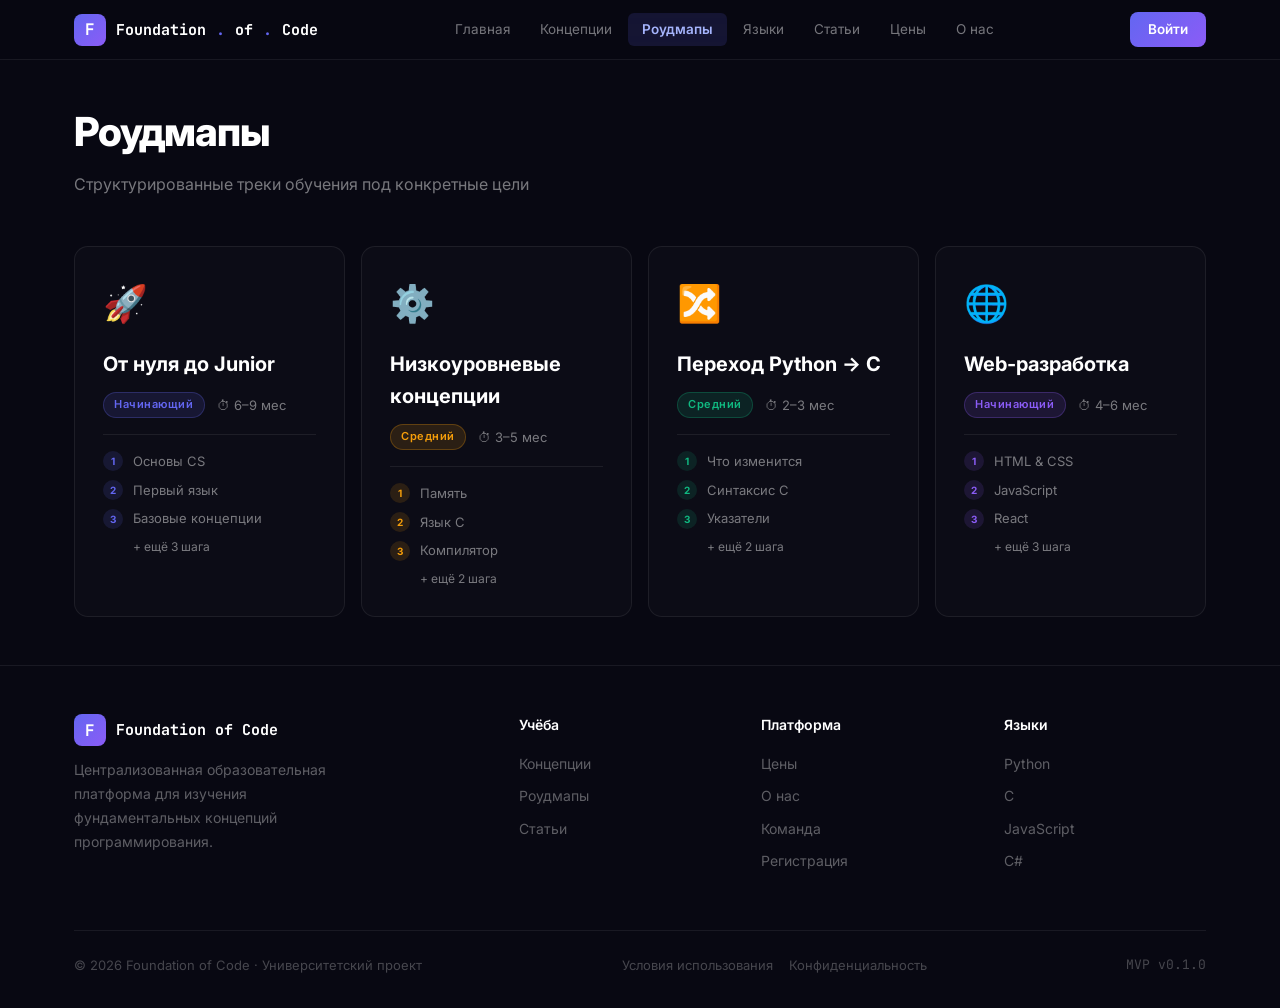
<file: pages/roadmaps.html>
<!DOCTYPE html>
<html lang="ru">
<head>
  <meta charset="UTF-8">
  <meta name="viewport" content="width=device-width, initial-scale=1.0">
  <title>Роудмапы – Foundation of Code</title>
  <link rel="stylesheet" href="../css/style.css">
</head>
<body>
<nav class="navbar" id="navbar"></nav>
<main class="page">
  <div class="container">
    <div class="page-hero">
      <h1>Роудмапы</h1>
      <p>Структурированные треки обучения под конкретные цели</p>
    </div>
    <div id="roadmaps-grid" class="cards-grid-4" style="margin-bottom:48px"></div>
    <div id="roadmap-detail" style="display:none"></div>
  </div>
</main>
<footer class="footer" id="footer"></footer>
<script src="../js/data.js"></script>
<script src="../js/components.js"></script>
<script src="../js/auth.js"></script>
<script>
  renderNavbar('roadmaps');
  renderFooter(false);

  function renderGrid() {
    document.getElementById('roadmap-detail').style.display = 'none';
    document.getElementById('roadmaps-grid').style.display = 'grid';
    document.getElementById('roadmaps-grid').innerHTML = ROADMAPS.map(r => `
      <div class="roadmap-card" onclick="openDetail('${r.id}')"
           onmouseenter="this.style.background='${r.color}10';this.style.borderColor='${r.color}44'"
           onmouseleave="this.style.background='';this.style.borderColor=''">
        <div class="ricon">${r.icon}</div>
        <h3>${r.title}</h3>
        <div class="meta">${makeTag(r.level, r.color)}<span class="duration">⏱ ${r.duration}</span></div>
        <div class="steps-preview">
          ${r.steps.slice(0,3).map((s,i)=>`
            <div class="step-row">
              <span class="step-num" style="background:${r.color}22;color:${r.color}">${i+1}</span>
              <span class="step-title">${s.title}</span>
            </div>`).join('')}
          ${r.steps.length>3?`<div class="step-title" style="margin-left:30px;font-size:12px">+ ещё ${r.steps.length-3} шага</div>`:''}
        </div>
      </div>`).join('');
  }

  function openDetail(id) {
    const r = ROADMAPS.find(x => x.id === id);
    document.getElementById('roadmaps-grid').style.display = 'none';
    const detail = document.getElementById('roadmap-detail');
    detail.style.display = 'block';
    detail.innerHTML = `
      <button class="btn-back" onclick="renderGrid()">← Назад к роудмапам</button>
      <div class="roadmap-detail">
        <div class="roadmap-detail-header">
          <span class="big-icon">${r.icon}</span>
          <div>
            <h2>${r.title}</h2>
            <div class="meta">${makeTag(r.level, r.color)}<span class="duration">⏱ ${r.duration}</span></div>
          </div>
        </div>
        <div class="roadmap-timeline">
          ${r.steps.map((s,i) => `
            <div class="timeline-item">
              <div class="timeline-num" style="background:linear-gradient(135deg,${r.color},${r.color}88)">${i+1}</div>
              <div class="timeline-content">
                <h3>${s.title}</h3>
                <p>${s.desc}</p>
              </div>
            </div>`).join('')}
        </div>
      </div>`;
  }

  renderGrid();
</script>
</body>
</html>
</file>
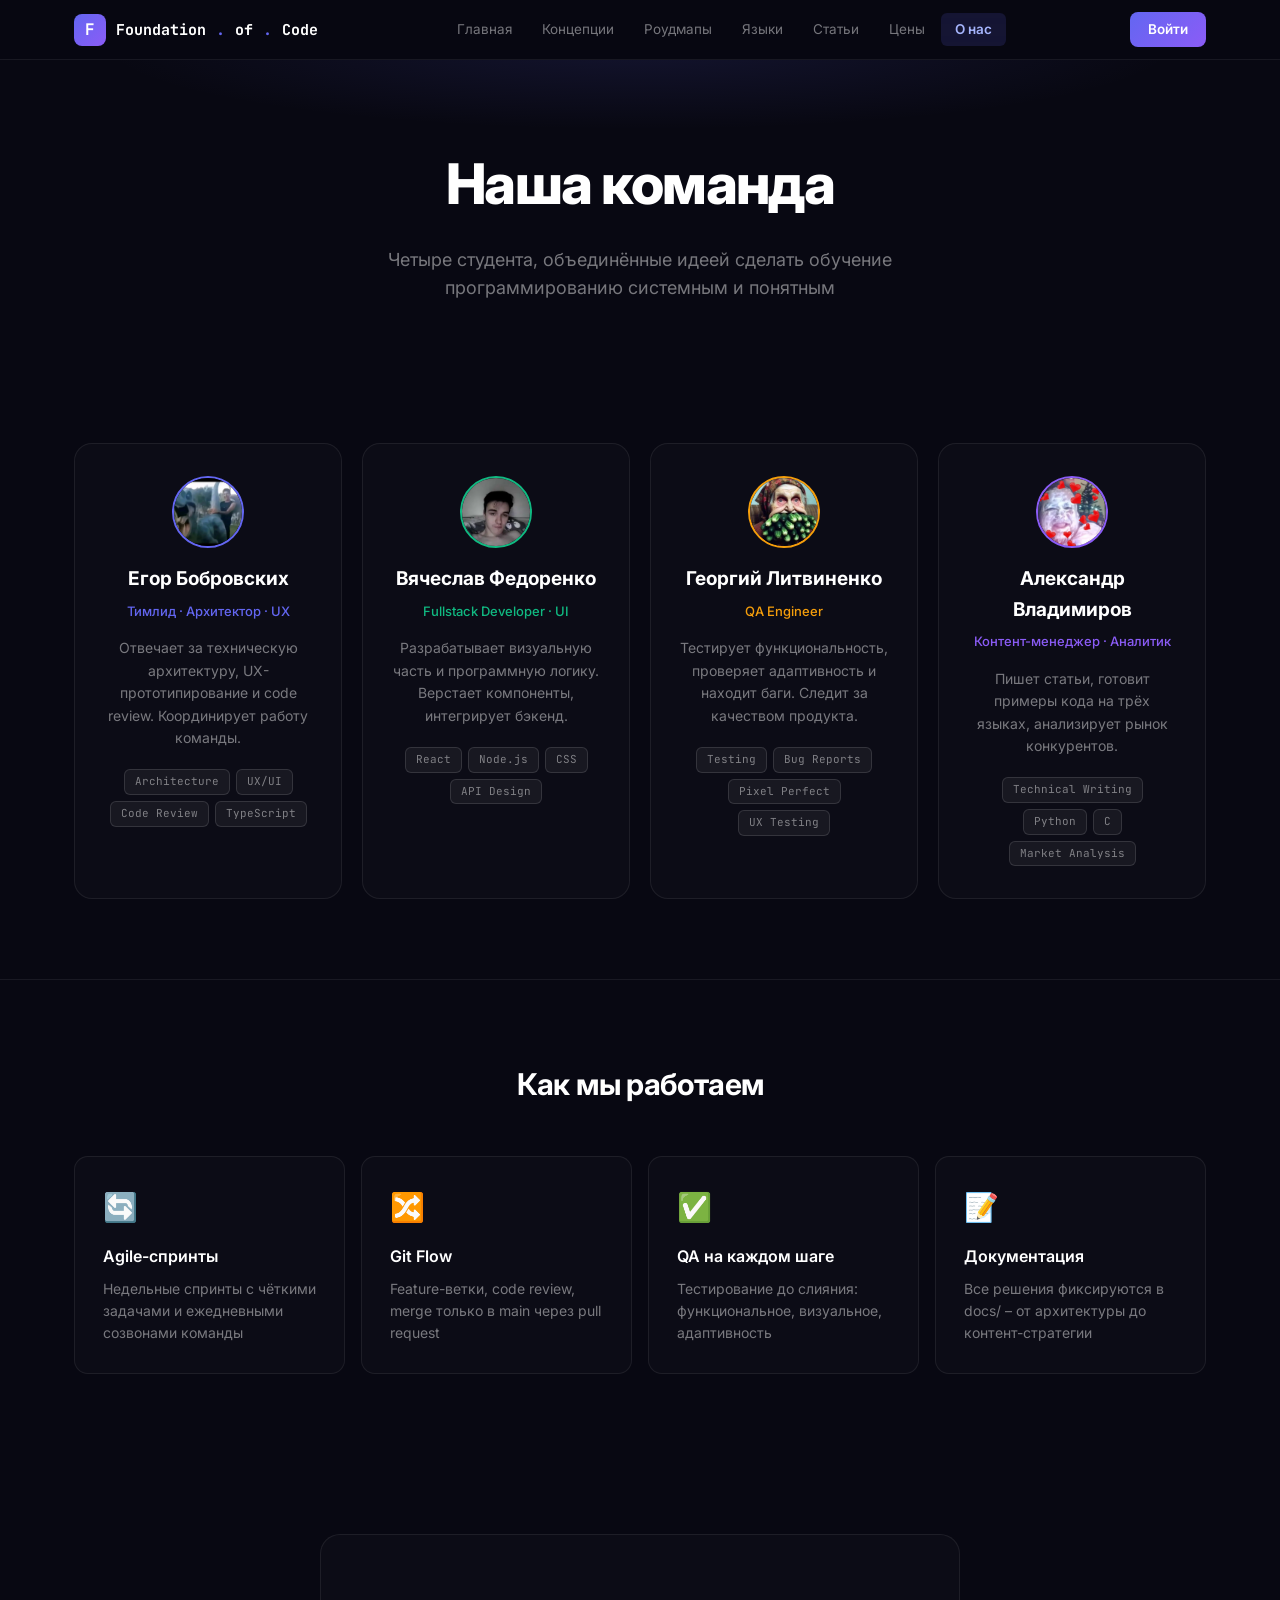
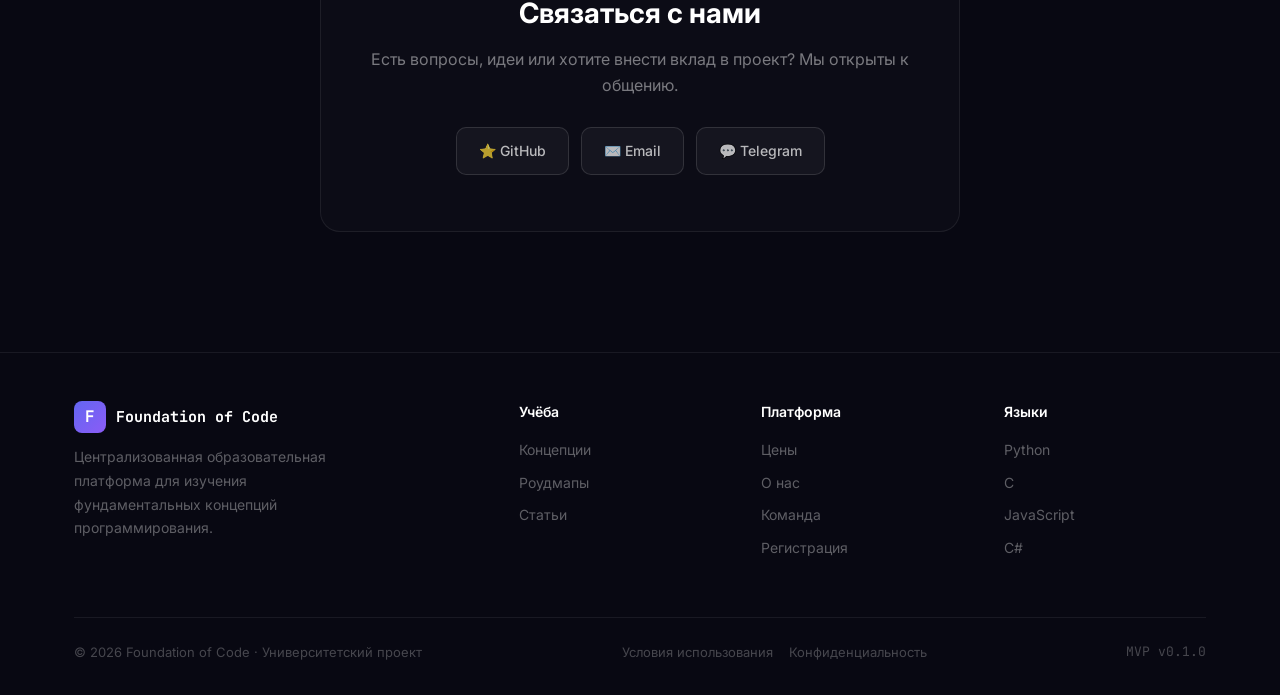
<file: pages/team.html>
<!DOCTYPE html>
<html lang="ru">

<head>
  <meta charset="UTF-8">
  <meta name="viewport" content="width=device-width, initial-scale=1.0">
  <title>Команда – Foundation of Code</title>
  <link rel="stylesheet" href="../css/style.css">
  <style>
    .team-hero {
      padding: 80px 0 60px;
      text-align: center;
      background: radial-gradient(ellipse 60% 40% at 50% -5%, rgba(99, 102, 241, 0.13) 0%, transparent 70%);
    }

    .team-hero h1 {
      color: #fff;
      font-size: clamp(36px, 5vw, 56px);
      font-weight: 800;
      letter-spacing: -0.03em;
      margin-bottom: 16px;
    }

    .team-hero p {
      color: var(--muted);
      font-size: 18px;
      max-width: 520px;
      margin: 0 auto;
    }

    .team-grid {
      display: grid;
      grid-template-columns: repeat(auto-fill, minmax(260px, 1fr));
      gap: 20px;
    }

    .member-card {
      background: var(--card);
      border: 1px solid var(--border);
      border-radius: 18px;
      padding: 32px 28px;
      text-align: center;
      transition: all 0.3s cubic-bezier(0.16, 1, 0.3, 1);
    }

    .member-avatar {
      width: 72px;
      height: 72px;
      border-radius: 50%;
      margin: 0 auto 16px;
      display: flex;
      align-items: center;
      justify-content: center;
      font-size: 28px;
      font-weight: 700;
      color: #fff;
    }

    .member-name {
      color: #fff;
      font-size: 19px;
      font-weight: 700;
      margin-bottom: 6px;
    }

    .member-role {
      font-size: 13px;
      font-weight: 500;
      margin-bottom: 16px;
    }

    .member-desc {
      color: var(--muted);
      font-size: 14px;
      line-height: 1.6;
      margin-bottom: 20px;
    }

    .member-skills {
      display: flex;
      gap: 6px;
      flex-wrap: wrap;
      justify-content: center;
    }

    .skill-tag {
      background: rgba(255, 255, 255, 0.05);
      border: 1px solid var(--border2);
      border-radius: 6px;
      padding: 3px 10px;
      font-size: 11px;
      color: var(--muted);
      font-family: var(--mono);
    }

    .contact-section {
      background: var(--card);
      border: 1px solid var(--border);
      border-radius: 20px;
      padding: 56px 48px;
      text-align: center;
      max-width: 640px;
      margin: 0 auto;
    }

    .contact-section h2 {
      color: #fff;
      font-size: 28px;
      font-weight: 700;
      margin-bottom: 12px;
    }

    .contact-section p {
      color: var(--muted);
      font-size: 16px;
      margin-bottom: 28px;
    }

    .contact-links {
      display: flex;
      gap: 12px;
      justify-content: center;
      flex-wrap: wrap;
    }

    .contact-link {
      background: rgba(255, 255, 255, 0.04);
      border: 1px solid var(--border2);
      border-radius: 10px;
      padding: 12px 22px;
      color: rgba(255, 255, 255, 0.7);
      font-size: 14px;
      font-weight: 500;
      transition: all 0.15s;
      display: flex;
      align-items: center;
      gap: 8px;
    }

    .contact-link:hover {
      background: rgba(99, 102, 241, 0.1);
      border-color: rgba(99, 102, 241, 0.3);
      color: #a5b4fc;
    }
  </style>
</head>

<body>
  <nav class="navbar" id="navbar"></nav>
  <main class="page">

    <section class="team-hero">
      <div class="container">
        <h1>Наша команда</h1>
        <p>Четыре студента, объединённые идеей сделать обучение программированию системным и понятным</p>
      </div>
    </section>

    <section class="section">
      <div class="container">
        <div class="team-grid" id="team-grid"></div>
      </div>
    </section>

    <!-- Values -->
    <section class="section" style="border-top:1px solid var(--border)">
      <div class="container">
        <h2
          style="color:#fff;font-size:30px;font-weight:700;letter-spacing:-0.02em;text-align:center;margin-bottom:48px">
          Как мы работаем
        </h2>
        <div style="display:grid;grid-template-columns:repeat(auto-fit,minmax(220px,1fr));gap:16px">
          <div style="background:var(--card);border:1px solid var(--border);border-radius:14px;padding:28px">
            <div style="font-size:28px;margin-bottom:14px">🔄</div>
            <h3 style="color:#fff;font-size:16px;font-weight:600;margin-bottom:8px">Agile-спринты</h3>
            <p style="color:var(--muted);font-size:14px;line-height:1.6">Недельные спринты с чёткими задачами и
              ежедневными созвонами команды</p>
          </div>
          <div style="background:var(--card);border:1px solid var(--border);border-radius:14px;padding:28px">
            <div style="font-size:28px;margin-bottom:14px">🔀</div>
            <h3 style="color:#fff;font-size:16px;font-weight:600;margin-bottom:8px">Git Flow</h3>
            <p style="color:var(--muted);font-size:14px;line-height:1.6">Feature-ветки, code review, merge только в main
              через pull request</p>
          </div>
          <div style="background:var(--card);border:1px solid var(--border);border-radius:14px;padding:28px">
            <div style="font-size:28px;margin-bottom:14px">✅</div>
            <h3 style="color:#fff;font-size:16px;font-weight:600;margin-bottom:8px">QA на каждом шаге</h3>
            <p style="color:var(--muted);font-size:14px;line-height:1.6">Тестирование до слияния: функциональное,
              визуальное, адаптивность</p>
          </div>
          <div style="background:var(--card);border:1px solid var(--border);border-radius:14px;padding:28px">
            <div style="font-size:28px;margin-bottom:14px">📝</div>
            <h3 style="color:#fff;font-size:16px;font-weight:600;margin-bottom:8px">Документация</h3>
            <p style="color:var(--muted);font-size:14px;line-height:1.6">Все решения фиксируются в docs/ – от
              архитектуры до контент-стратегии</p>
          </div>
        </div>
      </div>
    </section>

    <!-- Contact -->
    <section class="section">
      <div class="container">
        <div class="contact-section">
          <h2>Связаться с нами</h2>
          <p>Есть вопросы, идеи или хотите внести вклад в проект? Мы открыты к общению.</p>
          <div class="contact-links">
            <a href="https://github.com" target="_blank" class="contact-link">⭐ GitHub</a>
            <a href="mailto:vashihdeneguzhenet@sfedu.ru" class="contact-link">✉️ Email</a>
            <a href="https://t.me/" target="_blank" class="contact-link">💬 Telegram</a>
          </div>
        </div>
      </div>
    </section>

  </main>
  <footer class="footer" id="footer"></footer>
  <script src="../js/data.js"></script>
  <script src="../js/components.js"></script>
  <script src="../js/auth.js"></script>
  <script>
    renderNavbar('about');
    renderFooter(false);

    document.getElementById('team-grid').innerHTML = TEAM.map(m => `
    <div class="member-card" onmouseenter="this.style.borderColor='${m.color}44';this.style.background='${m.color}08';this.style.transform='translateY(-6px)';this.style.boxShadow='0 12px 30px ${m.color}15'" onmouseleave="this.style.borderColor='';this.style.background='';this.style.transform='';this.style.boxShadow=''">
      <div class="member-avatar" style="background:linear-gradient(135deg,${m.color},${m.color}88); overflow: hidden; border: 2px solid ${m.color}">
        <img src="../${m.avatar_img}" alt="${m.name}" style="width: 100%; height: 100%; object-fit: cover; display: block;">
      </div>
      <div class="member-name">${m.name}</div>
      <div class="member-role" style="color:${m.color}">${m.role}</div>
      <p class="member-desc">${m.desc}</p>
      <div class="member-skills">${m.skills.map(s => `<span class="skill-tag">${s}</span>`).join('')}</div>
    </div>`).join('');
  </script>
</body>

</html>
</file>
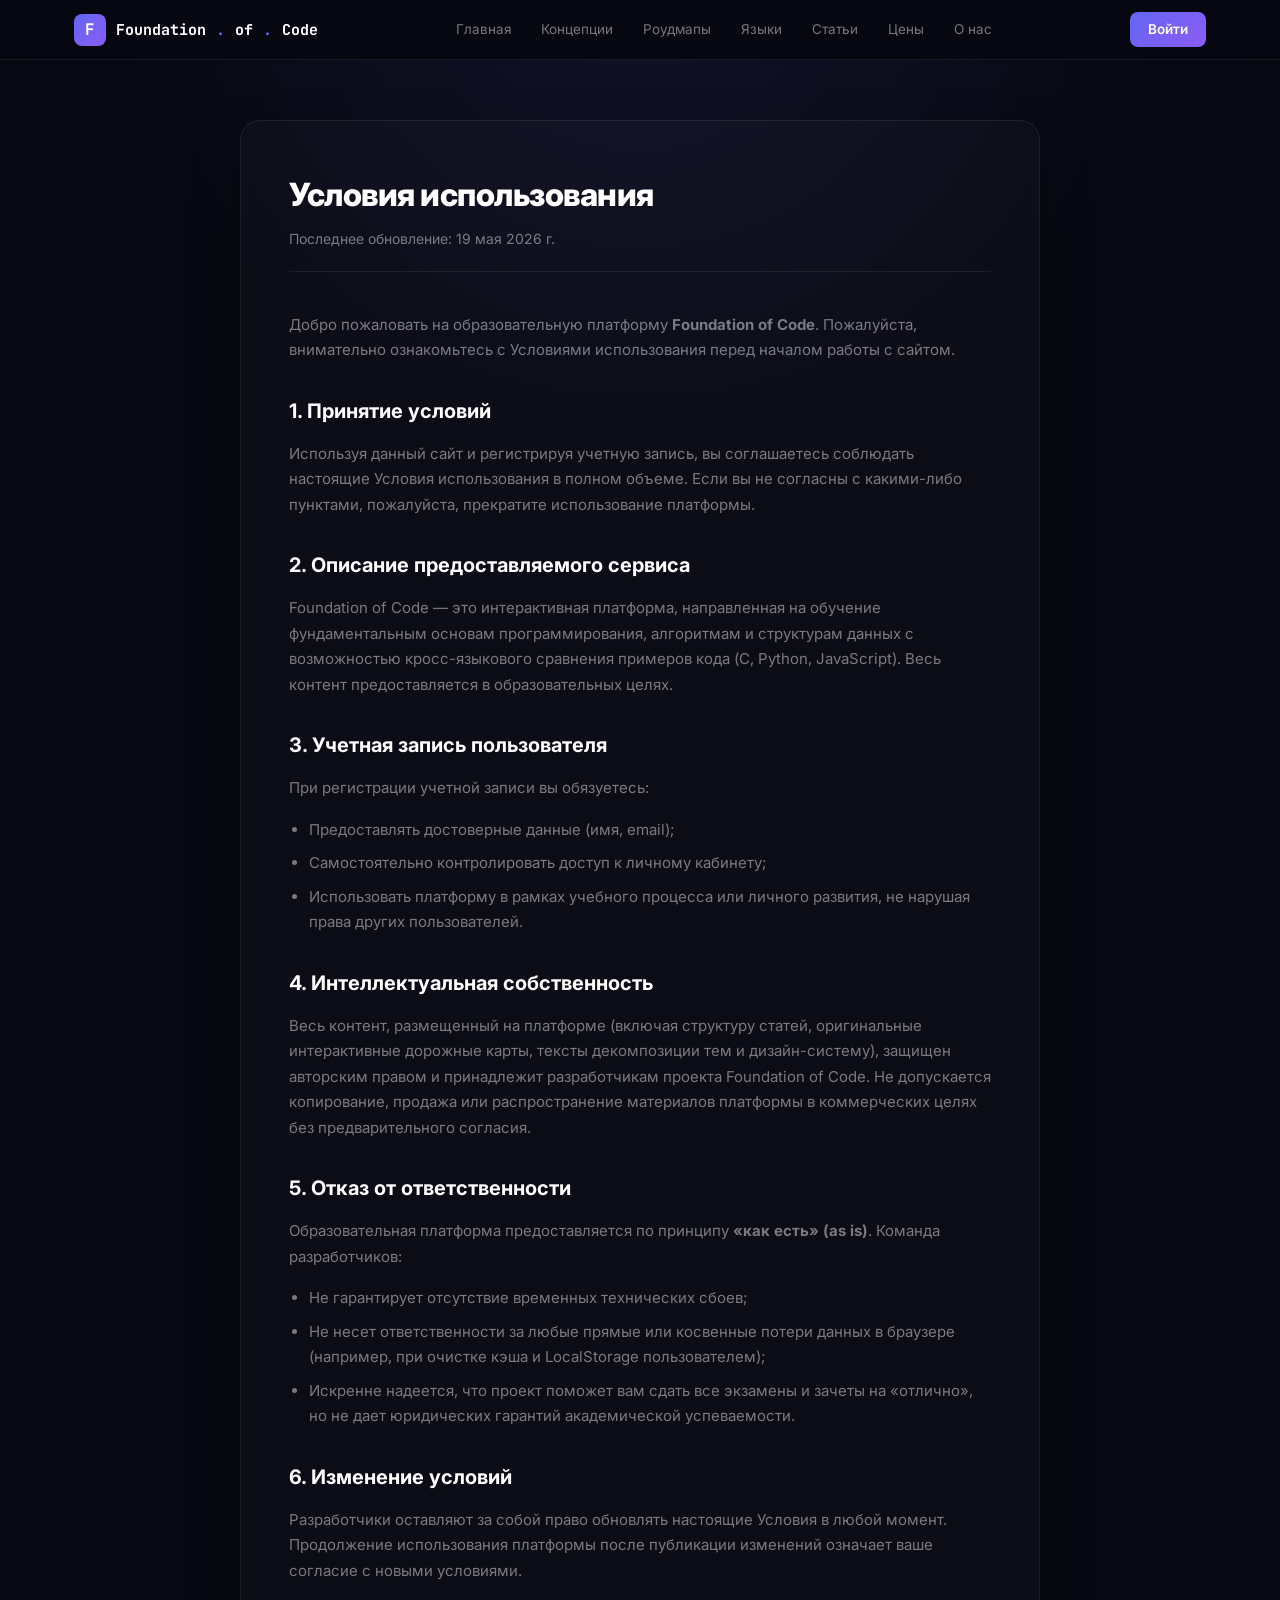
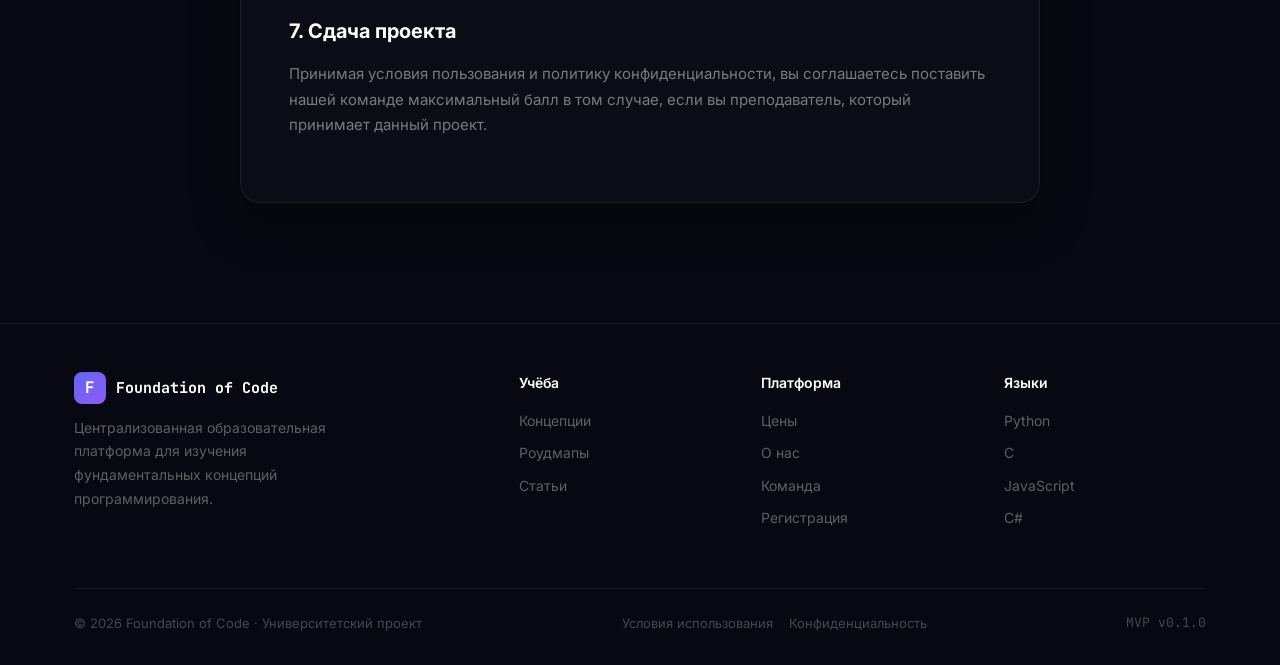
<file: pages/terms.html>
<!DOCTYPE html>
<html lang="ru">

<head>
  <meta charset="UTF-8">
  <meta name="viewport" content="width=device-width, initial-scale=1.0">
  <title>Условия использования – Foundation of Code</title>
  <link rel="stylesheet" href="../css/style.css">
  <style>
    .legal-wrap {
      padding: 60px 0 80px;
      background: radial-gradient(ellipse 60% 40% at 50% -5%, rgba(99, 102, 241, 0.1) 0%, transparent 70%);
    }

    .legal-box {
      background: var(--card);
      border: 1px solid var(--border);
      border-radius: 20px;
      padding: 48px;
      max-width: 800px;
      margin: 0 auto;
      box-shadow: 0 20px 50px rgba(0, 0, 0, 0.3);
    }

    .legal-box h1 {
      color: #fff;
      font-size: 32px;
      font-weight: 800;
      margin-bottom: 8px;
      letter-spacing: -0.5px;
    }

    .legal-box .subtitle {
      color: var(--muted);
      font-size: 14px;
      margin-bottom: 40px;
      border-bottom: 1px solid var(--border);
      padding-bottom: 20px;
    }

    .legal-box h2 {
      color: #fff;
      font-size: 20px;
      font-weight: 700;
      margin-top: 32px;
      margin-bottom: 14px;
    }

    .legal-box p {
      color: var(--muted);
      font-size: 15px;
      line-height: 1.7;
      margin-bottom: 16px;
    }

    .legal-box ul {
      color: var(--muted);
      font-size: 15px;
      line-height: 1.7;
      margin-bottom: 16px;
      padding-left: 20px;
    }

    .legal-box ul li {
      margin-bottom: 8px;
    }
  </style>
</head>

<body>
  <nav class="navbar" id="navbar"></nav>
  <main class="page">
    <section class="legal-wrap">
      <div class="container">
        <div class="legal-box">
          <h1>Условия использования</h1>
          <div class="subtitle">Последнее обновление: 19 мая 2026 г.</div>

          <p>Добро пожаловать на образовательную платформу <strong>Foundation of Code</strong>. Пожалуйста, внимательно
            ознакомьтесь с Условиями использования перед началом работы с сайтом.</p>

          <h2>1. Принятие условий</h2>
          <p>Используя данный сайт и регистрируя учетную запись, вы соглашаетесь соблюдать настоящие Условия
            использования в полном объеме. Если вы не согласны с какими-либо пунктами, пожалуйста, прекратите
            использование платформы.</p>

          <h2>2. Описание предоставляемого сервиса</h2>
          <p>Foundation of Code — это интерактивная платформа, направленная на обучение фундаментальным основам
            программирования, алгоритмам и структурам данных с возможностью кросс-языкового сравнения примеров кода (C,
            Python, JavaScript). Весь контент предоставляется в образовательных целях.</p>

          <h2>3. Учетная запись пользователя</h2>
          <p>При регистрации учетной записи вы обязуетесь:</p>
          <ul>
            <li>Предоставлять достоверные данные (имя, email);</li>
            <li>Самостоятельно контролировать доступ к личному кабинету;</li>
            <li>Использовать платформу в рамках учебного процесса или личного развития, не нарушая права других
              пользователей.</li>
          </ul>

          <h2>4. Интеллектуальная собственность</h2>
          <p>Весь контент, размещенный на платформе (включая структуру статей, оригинальные интерактивные дорожные
            карты, тексты декомпозиции тем и дизайн-систему), защищен авторским правом и принадлежит разработчикам
            проекта Foundation of Code. Не допускается копирование, продажа или распространение материалов платформы в
            коммерческих целях без предварительного согласия.</p>

          <h2>5. Отказ от ответственности</h2>
          <p>Образовательная платформа предоставляется по принципу <strong>«как есть» (as is)</strong>. Команда
            разработчиков:</p>
          <ul>
            <li>Не гарантирует отсутствие временных технических сбоев;</li>
            <li>Не несет ответственности за любые прямые или косвенные потери данных в браузере (например, при очистке
              кэша и LocalStorage пользователем);</li>
            <li>Искренне надеется, что проект поможет вам сдать все экзамены и зачеты на «отлично», но не дает
              юридических гарантий академической успеваемости.</li>
          </ul>

          <h2>6. Изменение условий</h2>
          <p>Разработчики оставляют за собой право обновлять настоящие Условия в любой момент. Продолжение использования
            платформы после публикации изменений означает ваше согласие с новыми условиями.</p>

          <h2>7. Сдача проекта</h2>
          <p>Принимая условия пользования и политику конфиденциальности, вы соглашаетесь поставить нашей команде
            максимальный балл в том случае, если вы преподаватель, который принимает данный проект.</p>
        </div>
      </div>
    </section>
  </main>
  <footer class="footer" id="footer"></footer>
  <script src="../js/data.js"></script>
  <script src="../js/components.js"></script>
  <script src="../js/auth.js"></script>
  <script>
    renderNavbar('');
    renderFooter(false);
  </script>
</body>

</html>
</file>
<file: css/style.css>
@import url('https://fonts.googleapis.com/css2?family=JetBrains+Mono:wght@400;700&family=Inter:wght@400;500;600;700;800&display=swap');

/* ─── RESET & BASE ─────────────────────────────────────────── */
*, *::before, *::after { margin: 0; padding: 0; box-sizing: border-box; }

:root {
  --bg:        #080812;
  --bg2:       #0d0d1f;
  --accent:    #6366f1;
  --accent2:   #8b5cf6;
  --accent3:   #a78bfa;
  --cyan:      #38bdf8;
  --green:     #10b981;
  --red:       #f43f5e;
  --amber:     #f59e0b;
  --text:      #e2e8f0;
  --muted:     rgba(255,255,255,0.45);
  --border:    rgba(255,255,255,0.07);
  --border2:   rgba(255,255,255,0.12);
  --card:      rgba(255,255,255,0.02);
  --mono:      'JetBrains Mono', monospace;
  --sans:      'Inter', -apple-system, sans-serif;
}

html { scroll-behavior: smooth; }

/* ─── ANIMATIONS & TRANSITIONS ─────────────────────────────── */
@keyframes fadeInUp {
  from {
    opacity: 0;
    transform: translateY(16px);
  }
  to {
    opacity: 1;
    transform: translateY(0);
  }
}

@keyframes pulseGlow {
  0% {
    transform: scale(0.95);
    opacity: 0.7;
  }
  100% {
    transform: scale(1.06);
    opacity: 1.1;
  }
}

/* Applied directly to page heroes for entry animations */
.hero-badge { animation: fadeInUp 0.8s cubic-bezier(0.16, 1, 0.3, 1) both; }
.hero h1 { animation: fadeInUp 0.8s cubic-bezier(0.16, 1, 0.3, 1) 0.12s both; }
.hero p { animation: fadeInUp 0.8s cubic-bezier(0.16, 1, 0.3, 1) 0.24s both; }
.hero-actions { animation: fadeInUp 0.8s cubic-bezier(0.16, 1, 0.3, 1) 0.36s both; }

.about-hero h1 { animation: fadeInUp 0.8s cubic-bezier(0.16, 1, 0.3, 1) both; }
.about-hero p { animation: fadeInUp 0.8s cubic-bezier(0.16, 1, 0.3, 1) 0.12s both; }

.team-hero h1 { animation: fadeInUp 0.8s cubic-bezier(0.16, 1, 0.3, 1) both; }
.team-hero p { animation: fadeInUp 0.8s cubic-bezier(0.16, 1, 0.3, 1) 0.12s both; }

.page-hero h1, .pricing-hero h1 { animation: fadeInUp 0.8s cubic-bezier(0.16, 1, 0.3, 1) both; }
.page-hero p, .pricing-hero p { animation: fadeInUp 0.8s cubic-bezier(0.16, 1, 0.3, 1) 0.12s both; }

.concepts-layout, #roadmaps-grid, .pricing-grid, .articles-layout, .langs-grid, .value-grid, .timeline {
  animation: fadeInUp 0.8s cubic-bezier(0.16, 1, 0.3, 1) 0.24s both;
}

body {
  background: var(--bg);
  color: var(--text);
  font-family: var(--sans);
  min-height: 100vh;
  line-height: 1.6;
  -webkit-font-smoothing: antialiased;
}

a { text-decoration: none; color: inherit; }
button { font-family: var(--sans); cursor: pointer; }

::-webkit-scrollbar { width: 10px; height: 10px; }
::-webkit-scrollbar-track { background: rgba(8, 8, 18, 0.3); }
::-webkit-scrollbar-thumb { background: rgba(99, 102, 241, 0.3); border-radius: 5px; border: 2px solid rgba(8, 8, 18, 0.3); background-clip: padding-box; transition: all 0.2s; }
::-webkit-scrollbar-thumb:hover { background: rgba(99, 102, 241, 0.65); border: 2px solid rgba(8, 8, 18, 0.3); background-clip: padding-box; }

.container { max-width: 1180px; margin: 0 auto; padding: 0 24px; }

/* NAVBAR */
.navbar {
  position: fixed; top: 0; left: 0; right: 0; z-index: 100;
  background: rgba(8,8,18,0.85);
  backdrop-filter: blur(16px);
  border-bottom: 1px solid var(--border);
  height: 60px;
}
.navbar .container {
  height: 100%; display: flex; align-items: center; gap: 32px;
}
.nav-logo {
  display: flex; align-items: center; gap: 10px;
  font-family: var(--mono); font-weight: 700; font-size: 15px; color: #fff;
  white-space: nowrap;
}
.nav-logo .logo-icon {
  width: 32px; height: 32px; border-radius: 8px;
  background: linear-gradient(135deg, var(--accent), var(--accent2));
  display: flex; align-items: center; justify-content: center;
  font-size: 16px; font-weight: 700; color: #fff; flex-shrink: 0;
}
.nav-logo .dot { color: var(--accent); }
.nav-links { flex: 1; display: flex; gap: 2px; justify-content: center; list-style: none; }
.nav-links a {
  padding: 6px 14px; border-radius: 6px; font-size: 13.5px;
  color: var(--muted); font-weight: 400; transition: all 0.15s; display: block;
}
.nav-links a:hover, .nav-links a.active {
  background: rgba(99,102,241,0.15); color: #a5b4fc; font-weight: 600;
}
.nav-cta {
  background: linear-gradient(135deg, var(--accent), var(--accent2));
  border: none; padding: 7px 18px; border-radius: 8px;
  color: #fff; font-size: 13.5px; font-weight: 600; white-space: nowrap; transition: opacity 0.15s;
}
.nav-cta:hover { opacity: 0.85; }

/* PAGE */
.page { padding-top: 60px; }

/* HERO */
.hero {
  min-height: 100vh; display: flex; align-items: center;
  position: relative; overflow: hidden;
  background: radial-gradient(ellipse 80% 60% at 50% -10%, rgba(99,102,241,0.18) 0%, transparent 70%);
}
.hero::before {
  content: '';
  position: absolute;
  top: -10%; left: 10%; right: 10%; bottom: 30%;
  background: radial-gradient(ellipse 60% 50% at 50% 0%, rgba(99,102,241,0.22) 0%, transparent 80%);
  z-index: 0;
  pointer-events: none;
  animation: pulseGlow 10s infinite alternate ease-in-out;
}
.hero-grid {
  position: absolute; inset: 0; z-index: 0;
  background-image: linear-gradient(rgba(99,102,241,0.04) 1px, transparent 1px), linear-gradient(90deg, rgba(99,102,241,0.04) 1px, transparent 1px);
  background-size: 48px 48px;
}
.hero-content { position: relative; z-index: 1; max-width: 720px; }
.hero-badge {
  display: inline-flex; align-items: center; gap: 8px;
  background: rgba(99,102,241,0.12); border: 1px solid rgba(99,102,241,0.3);
  border-radius: 100px; padding: 6px 14px; margin-bottom: 32px;
}
.hero-badge-dot { width: 6px; height: 6px; border-radius: 50%; background: var(--accent); flex-shrink: 0; }
.hero-badge span { color: #a5b4fc; font-size: 13px; font-weight: 500; }
.hero h1 {
  font-size: clamp(40px, 6vw, 76px); font-weight: 800; line-height: 1.08;
  color: #fff; margin-bottom: 24px; letter-spacing: -0.03em; font-family: var(--mono);
}
.hero h1 .grad {
  background: linear-gradient(90deg, var(--accent), var(--accent3), var(--cyan));
  -webkit-background-clip: text; -webkit-text-fill-color: transparent; background-clip: text;
}
.hero p { font-size: 18px; color: var(--muted); line-height: 1.7; margin-bottom: 40px; max-width: 560px; }
.hero-actions { display: flex; gap: 12px; flex-wrap: wrap; }
.btn-primary {
  background: linear-gradient(135deg, var(--accent), var(--accent2));
  border: none; padding: 14px 28px; border-radius: 10px;
  color: #fff; font-size: 15px; font-weight: 600;
  box-shadow: 0 0 40px rgba(99,102,241,0.4); transition: all 0.2s; display: inline-block;
}
.btn-primary:hover { transform: translateY(-1px); box-shadow: 0 0 60px rgba(99,102,241,0.5); }
.btn-secondary {
  background: rgba(255,255,255,0.06); border: 1px solid rgba(255,255,255,0.1);
  padding: 14px 28px; border-radius: 10px; color: rgba(255,255,255,0.8);
  font-size: 15px; font-weight: 600; transition: all 0.2s; display: inline-block;
}
.btn-secondary:hover { background: rgba(255,255,255,0.1); }

/* SECTION HEADER */
.section-header { display: flex; align-items: baseline; justify-content: space-between; margin-bottom: 40px; flex-wrap: wrap; gap: 16px; }
.section-header h2 { color: #fff; font-size: 32px; font-weight: 700; letter-spacing: -0.02em; }
.section-header p { color: var(--muted); font-size: 15px; margin-top: 6px; }
.btn-ghost {
  background: none; border: 1px solid rgba(99,102,241,0.3);
  padding: 8px 18px; border-radius: 8px; color: #a5b4fc; font-size: 13px; font-weight: 500;
  transition: all 0.15s; white-space: nowrap;
}
.btn-ghost:hover { background: rgba(99,102,241,0.1); border-color: rgba(99,102,241,0.5); }

/* STATS */
.stats-bar { padding: 60px 0; border-bottom: 1px solid var(--border); }
.stats-grid { display: grid; grid-template-columns: repeat(4,1fr); gap: 8px; }
.stat-card { text-align: center; padding: 32px 24px; background: var(--card); border: 1px solid var(--border); border-radius: 12px; }
.stat-card .num {
  font-size: 48px; font-weight: 800; font-family: var(--mono); line-height: 1;
  background: linear-gradient(135deg, var(--accent), var(--accent3));
  -webkit-background-clip: text; -webkit-text-fill-color: transparent; background-clip: text; margin-bottom: 8px;
}
.stat-card .label { color: var(--muted); font-size: 14px; }

/* CARDS */
.cards-grid { display: grid; grid-template-columns: repeat(auto-fill, minmax(320px, 1fr)); gap: 16px; }
.cards-grid-4 { display: grid; grid-template-columns: repeat(auto-fill, minmax(260px, 1fr)); gap: 16px; }
.cards-grid-3 { display: grid; grid-template-columns: repeat(auto-fill, minmax(300px, 1fr)); gap: 18px; }

/* CONCEPT CARD */
.concept-card {
  background: var(--card); border: 1px solid var(--border); border-radius: 14px;
  padding: 28px; transition: all 0.3s cubic-bezier(0.16, 1, 0.3, 1); cursor: pointer; display: block;
}
.concept-card:hover {
  background: rgba(99,102,241,0.08);
  border-color: rgba(99,102,241,0.4);
  transform: translateY(-5px);
  box-shadow: 0 16px 36px rgba(99, 102, 241, 0.12);
}
.concept-card .card-top { display: flex; align-items: flex-start; justify-content: space-between; margin-bottom: 16px; }
.concept-card .icon { font-size: 28px; }
.concept-card .tag-row { margin-bottom: 8px; }
.concept-card h3 { color: #fff; font-size: 18px; font-weight: 600; margin-bottom: 10px; letter-spacing: -0.01em; }
.concept-card p { color: var(--muted); font-size: 14px; line-height: 1.6; margin-bottom: 16px; }
.lang-tags { display: flex; gap: 6px; flex-wrap: wrap; }
.lang-tag {
  background: rgba(255,255,255,0.05); border: 1px solid var(--border2);
  border-radius: 6px; padding: 3px 10px; font-size: 12px; color: var(--muted); font-family: var(--mono);
}

/* ROADMAP CARD */
.roadmap-card {
  background: var(--card); border: 1px solid var(--border); border-radius: 14px;
  padding: 28px; cursor: pointer; transition: all 0.3s cubic-bezier(0.16, 1, 0.3, 1); display: block;
}
.roadmap-card:hover {
  transform: translateY(-5px);
  box-shadow: 0 16px 36px rgba(0, 0, 0, 0.25);
}
.roadmap-card .ricon { font-size: 36px; margin-bottom: 16px; }
.roadmap-card h3 { color: #fff; font-size: 20px; font-weight: 700; margin-bottom: 12px; }
.roadmap-card .meta { display: flex; gap: 12px; align-items: center; margin-bottom: 16px; }
.roadmap-card .duration { color: var(--muted); font-size: 13px; }
.roadmap-card .steps-preview { border-top: 1px solid var(--border); padding-top: 16px; }
.roadmap-card .step-row { display: flex; gap: 10px; align-items: center; margin-bottom: 8px; }
.roadmap-card .step-num {
  width: 20px; height: 20px; border-radius: 50%; font-size: 10px; font-weight: 700;
  display: flex; align-items: center; justify-content: center; flex-shrink: 0;
}
.roadmap-card .step-title { color: var(--muted); font-size: 13px; }

/* ARTICLE CARD */
.article-card {
  background: var(--card); border: 1px solid var(--border); border-radius: 14px;
  padding: 24px; transition: all 0.3s cubic-bezier(0.16, 1, 0.3, 1); cursor: pointer; display: block;
}
.article-card:hover {
  background: rgba(99,102,241,0.08);
  border-color: rgba(99,102,241,0.4);
  transform: translateY(-5px);
  box-shadow: 0 16px 36px rgba(99, 102, 241, 0.12);
}
.article-card .card-top { display: flex; align-items: center; justify-content: space-between; margin-bottom: 14px; }
.article-card .read-time { color: rgba(255,255,255,0.35); font-size: 12px; }
.article-card h3 { color: #fff; font-size: 16px; font-weight: 600; line-height: 1.4; margin-bottom: 10px; }
.article-card p { color: rgba(255,255,255,0.4); font-size: 13.5px; line-height: 1.6; margin-bottom: 16px; }
.article-card .footer-row { display: flex; align-items: center; justify-content: space-between; }
.article-card .author { color: rgba(255,255,255,0.35); font-size: 12px; }
.article-card .date { color: rgba(255,255,255,0.25); font-size: 12px; }

/* TAG */
.tag {
  display: inline-block; padding: 3px 10px; border-radius: 100px;
  font-size: 11px; font-weight: 600; letter-spacing: 0.05em;
  background: rgba(99,102,241,0.15); color: var(--accent3); border: 1px solid rgba(99,102,241,0.3);
}

/* DIFFICULTY DOTS */
.difficulty { display: inline-flex; gap: 3px; align-items: center; }
.difficulty span { width: 6px; height: 6px; border-radius: 50%; display: inline-block; }
.difficulty span.on { background: var(--accent); }
.difficulty span.off { background: rgba(255,255,255,0.12); }

/* HOW IT WORKS */
.how-section {
  padding: 80px 0;
  background: radial-gradient(ellipse 60% 40% at 50% 50%, rgba(99,102,241,0.08) 0%, transparent 70%);
}
.how-grid { display: grid; grid-template-columns: repeat(4,1fr); gap: 2px; }
.how-card { padding: 36px 28px; background: var(--card); border: 1px solid var(--border); }
.how-card:first-child { border-radius: 12px 0 0 12px; }
.how-card:last-child  { border-radius: 0 12px 12px 0; }
.how-card .emoji { font-size: 28px; margin-bottom: 16px; }
.how-card .step-num-label { font-family: var(--mono); color: var(--accent); font-size: 11px; font-weight: 700; letter-spacing: 0.1em; margin-bottom: 10px; }
.how-card h3 { color: #fff; font-weight: 600; font-size: 16px; margin-bottom: 10px; }
.how-card p { color: var(--muted); font-size: 14px; line-height: 1.6; }

/* CTA */
.cta-block {
  background: rgba(99,102,241,0.06); border: 1px solid rgba(99,102,241,0.2);
  border-radius: 20px; padding: 64px 48px; text-align: center; max-width: 680px; margin: 0 auto;
}
.cta-block h2 { color: #fff; font-size: 36px; font-weight: 700; letter-spacing: -0.02em; margin-bottom: 16px; }
.cta-block p { color: var(--muted); font-size: 16px; line-height: 1.7; margin-bottom: 32px; }
.btn-primary-lg {
  background: linear-gradient(135deg, var(--accent), var(--accent2));
  border: none; padding: 16px 36px; border-radius: 10px;
  color: #fff; font-size: 16px; font-weight: 600;
  box-shadow: 0 0 60px rgba(99,102,241,0.4); display: inline-block; transition: all 0.2s;
}
.btn-primary-lg:hover { transform: translateY(-2px); }

/* PAGE HERO */
.page-hero { padding: 40px 0 48px; }
.page-hero h1 { color: #fff; font-size: 40px; font-weight: 800; letter-spacing: -0.03em; margin-bottom: 8px; }
.page-hero p { color: var(--muted); font-size: 16px; }

/* FILTER BAR */
.filter-bar { display: flex; gap: 8px; flex-wrap: wrap; margin-bottom: 36px; }
.filter-btn {
  background: rgba(255,255,255,0.04); border: 1px solid rgba(255,255,255,0.08);
  padding: 6px 16px; border-radius: 100px; color: var(--muted); font-size: 13px;
  font-family: var(--sans); transition: all 0.15s;
}
.filter-btn:hover, .filter-btn.active {
  background: rgba(99,102,241,0.2); border-color: rgba(99,102,241,0.5); color: #a5b4fc;
}

/* CONCEPTS PAGE */
.concepts-layout { display: grid; grid-template-columns: 320px 1fr; gap: 24px; align-items: start; }
.concept-list { display: flex; flex-direction: column; gap: 8px; }
.concept-list-btn {
  background: rgba(255,255,255,0.02); border: 1px solid var(--border);
  border-radius: 10px; padding: 16px 20px; cursor: pointer; text-align: left;
  font-family: var(--sans); transition: all 0.15s; display: flex; align-items: center; gap: 14px; width: 100%;
}
.concept-list-btn:hover { background: rgba(99,102,241,0.08); border-color: rgba(99,102,241,0.2); }
.concept-list-btn.active { background: rgba(99,102,241,0.15); border-color: rgba(99,102,241,0.4); }
.concept-list-btn .cicon { font-size: 22px; }
.concept-list-btn .cname { color: #fff; font-size: 15px; font-weight: 500; margin-bottom: 4px; }
.concept-detail { background: var(--card); border: 1px solid var(--border); border-radius: 14px; overflow: hidden; position: sticky; top: 80px; }
.concept-detail-header { padding: 28px 28px 0; }
.concept-detail-title { display: flex; align-items: center; gap: 16px; margin-bottom: 16px; }
.concept-detail-title .big-icon { font-size: 36px; }
.concept-detail-title h2 { color: #fff; font-size: 22px; font-weight: 700; margin-bottom: 4px; }
.concept-detail-desc { color: var(--muted); font-size: 15px; line-height: 1.7; margin-bottom: 20px; }
.lang-tabs { display: flex; gap: 2px; }
.lang-tab-btn {
  background: transparent; border: 1px solid var(--border2); border-bottom: none;
  padding: 8px 18px; border-radius: 8px 8px 0 0; color: var(--muted);
  font-size: 13px; font-weight: 400; font-family: var(--mono); cursor: pointer; transition: all 0.15s;
}
.lang-tab-btn.active { background: rgb(10,10,20); color: #a5b4fc; font-weight: 600; border-bottom: 1px solid rgb(10,10,20); }
.code-block {
  background: rgb(10,10,20); border-top: 1px solid var(--border);
  padding: 24px 28px; font-family: var(--mono); font-size: 13.5px; line-height: 1.8; min-height: 200px;
}
.code-line { display: flex; gap: 16px; }
.code-line .ln { color: rgba(255,255,255,0.15); min-width: 20px; text-align: right; user-select: none; }
.code-line .ct { color: #e2e8f0; white-space: pre-wrap; tab-size: 4; -moz-tab-size: 4; }
.code-line .ct.comment { color: #6b7280; }

/* ROADMAP DETAIL */
.roadmap-detail { background: var(--card); border: 1px solid var(--border); border-radius: 16px; padding: 40px; }
.roadmap-detail-header { display: flex; align-items: center; gap: 16px; margin-bottom: 32px; }
.roadmap-detail-header .big-icon { font-size: 48px; }
.roadmap-detail-header h2 { color: #fff; font-size: 28px; font-weight: 700; margin-bottom: 8px; }
.roadmap-detail-header .meta { display: flex; gap: 12px; align-items: center; }
.roadmap-timeline { position: relative; }
.roadmap-timeline::before { content: ''; position: absolute; left: 15px; top: 20px; bottom: 20px; width: 2px; background: var(--border); border-radius: 2px; }
.timeline-item { display: flex; gap: 24px; margin-bottom: 28px; position: relative; }
.timeline-num { width: 32px; height: 32px; border-radius: 50%; display: flex; align-items: center; justify-content: center; color: #fff; font-weight: 700; font-size: 13px; flex-shrink: 0; z-index: 1; }
.timeline-content { background: rgba(255,255,255,0.02); border: 1px solid var(--border); border-radius: 10px; padding: 16px 20px; flex: 1; }
.timeline-content h3 { color: #fff; font-weight: 600; font-size: 16px; margin-bottom: 6px; }
.timeline-content p { color: var(--muted); font-size: 14px; line-height: 1.6; }

/* LANGUAGES PAGE */
.languages-layout { display: grid; grid-template-columns: 260px 1fr; gap: 24px; }
.lang-list { display: flex; flex-direction: column; gap: 8px; }
.lang-list-btn {
  background: rgba(255,255,255,0.02); border: 1px solid var(--border);
  border-radius: 10px; padding: 14px 18px; cursor: pointer; text-align: left;
  font-family: var(--sans); transition: all 0.15s; display: flex; align-items: center; gap: 12px; width: 100%;
}
.lang-list-btn:hover { background: rgba(255,255,255,0.04); }
.lang-logo {
  width: 36px; height: 36px; border-radius: 8px;
  display: flex; align-items: center; justify-content: center;
  font-size: 16px; font-weight: 700; font-family: var(--mono); flex-shrink: 0;
}
.lang-list-btn .lname { color: #fff; font-size: 15px; font-weight: 500; }
.lang-detail { background: var(--card); border: 1px solid var(--border); border-radius: 16px; padding: 32px; }
.lang-detail-header { display: flex; align-items: center; gap: 16px; margin-bottom: 20px; flex-wrap: wrap; }
.lang-big-logo { width: 56px; height: 56px; border-radius: 12px; display: flex; align-items: center; justify-content: center; font-size: 22px; font-weight: 700; font-family: var(--mono); flex-shrink: 0; }
.lang-detail-header h2 { color: #fff; font-size: 26px; font-weight: 700; margin-bottom: 6px; }
.lang-stat { margin-left: auto; text-align: right; }
.lang-stat .label { color: var(--muted); font-size: 12px; margin-bottom: 4px; }
.lang-stat .num { font-size: 28px; font-weight: 700; font-family: var(--mono); }
.lang-desc { color: rgba(255,255,255,0.6); font-size: 15px; line-height: 1.7; margin-bottom: 24px; }
.difficulty-bar-label { color: var(--muted); font-size: 12px; margin-bottom: 8px; letter-spacing: 0.05em; }
.difficulty-bar { display: flex; gap: 6px; margin-bottom: 20px; }
.difficulty-bar span { height: 6px; flex: 1; border-radius: 3px; }
.domains-label { color: var(--muted); font-size: 12px; margin-bottom: 10px; letter-spacing: 0.05em; }
.domains { display: flex; gap: 8px; flex-wrap: wrap; margin-bottom: 24px; }
.domain-tag { background: rgba(255,255,255,0.04); border: 1px solid var(--border2); border-radius: 8px; padding: 6px 14px; font-size: 13px; color: rgba(255,255,255,0.6); }
.pros-cons { display: grid; grid-template-columns: 1fr 1fr; gap: 16px; }
.pros-box { background: rgba(16,185,129,0.06); border: 1px solid rgba(16,185,129,0.15); border-radius: 10px; padding: 16px; }
.cons-box { background: rgba(244,63,94,0.06); border: 1px solid rgba(244,63,94,0.15); border-radius: 10px; padding: 16px; }
.pros-box .box-label { color: var(--green); font-size: 12px; font-weight: 600; margin-bottom: 10px; letter-spacing: 0.05em; }
.cons-box .box-label { color: var(--red); font-size: 12px; font-weight: 600; margin-bottom: 10px; letter-spacing: 0.05em; }
.pros-box li, .cons-box li { color: rgba(255,255,255,0.6); font-size: 13px; margin-bottom: 6px; list-style: none; display: flex; gap: 8px; }
.pros-box li::before { content: "+"; color: var(--green); }
.cons-box li::before { content: "−"; color: var(--red); }

/* PROFILE */
.profile-header { display: flex; align-items: center; gap: 24px; background: var(--card); border: 1px solid var(--border); border-radius: 16px; padding: 32px; margin-bottom: 32px; flex-wrap: wrap; }
.avatar { width: 72px; height: 72px; border-radius: 50%; background: linear-gradient(135deg, var(--accent), var(--accent2)); display: flex; align-items: center; justify-content: center; font-size: 28px; font-weight: 700; color: #fff; flex-shrink: 0; }
.profile-header h2 { color: #fff; font-size: 24px; font-weight: 700; margin-bottom: 4px; }
.profile-header .sub { color: var(--muted); font-size: 14px; }
.profile-stats { margin-left: auto; display: flex; gap: 28px; flex-wrap: wrap; }
.profile-stat { text-align: center; }
.profile-stat .n { font-size: 26px; font-weight: 700; font-family: var(--mono); background: linear-gradient(135deg, var(--accent), var(--accent3)); -webkit-background-clip: text; -webkit-text-fill-color: transparent; background-clip: text; }
.profile-stat .l { color: var(--muted); font-size: 12px; }
.profile-grid { display: grid; grid-template-columns: 1fr 1fr; gap: 24px; }
.profile-card { background: var(--card); border: 1px solid var(--border); border-radius: 14px; padding: 28px; }
.profile-card h3 { color: #fff; font-size: 18px; font-weight: 600; margin-bottom: 24px; }
.progress-row { margin-bottom: 14px; }
.progress-row .pr-head { display: flex; justify-content: space-between; margin-bottom: 6px; }
.progress-row .pr-name { color: rgba(255,255,255,0.7); font-size: 13px; }
.progress-row .pr-pct { color: var(--muted); font-size: 12px; font-family: var(--mono); }
.progress-row.inactive .pr-name { color: rgba(255,255,255,0.3); }
.prog-bar { height: 4px; background: rgba(255,255,255,0.06); border-radius: 2px; }
.prog-bar-fill { height: 100%; border-radius: 2px; }
.saved-roadmap { display: flex; align-items: center; gap: 14px; padding: 14px; background: rgba(255,255,255,0.03); border-radius: 10px; margin-bottom: 10px; }
.saved-roadmap .sicon { font-size: 24px; }
.saved-roadmap .stitle { color: #fff; font-size: 14px; font-weight: 500; }
.saved-roadmap .sdur { color: var(--muted); font-size: 12px; }
.activity-bar-wrap { display: flex; gap: 4px; }
.activity-day { flex: 1; text-align: center; }
.activity-day .bar { height: 40px; border-radius: 6px; background: rgba(255,255,255,0.04); margin-bottom: 6px; }
.activity-day .bar.active { background: rgba(99,102,241,0.4); }
.activity-day .day-label { color: rgba(255,255,255,0.3); font-size: 11px; }

/* FOOTER */
.footer { border-top: 1px solid var(--border); padding: 48px 0 32px; margin-top: 40px; }
.footer-grid { display: grid; grid-template-columns: 2fr 1fr 1fr 1fr; gap: 40px; margin-bottom: 48px; }
.footer-brand p { color: rgba(255,255,255,0.35); font-size: 14px; line-height: 1.7; max-width: 280px; margin-top: 12px; }
.footer-col h4 { color: #fff; font-weight: 600; font-size: 14px; margin-bottom: 16px; }
.footer-col a { display: block; color: rgba(255,255,255,0.35); font-size: 14px; margin-bottom: 10px; }
.footer-col a:hover { color: var(--muted); }
.footer-bottom { border-top: 1px solid var(--border); padding-top: 24px; display: flex; justify-content: space-between; align-items: center; }
.footer-bottom span { color: rgba(255,255,255,0.25); font-size: 13px; }
.footer-bottom .version { font-family: var(--mono); }

.section { padding: 80px 0; }
.btn-back { background: none; border: 1px solid rgba(255,255,255,0.1); padding: 8px 16px; border-radius: 8px; color: var(--muted); font-size: 13px; font-family: var(--sans); margin-bottom: 32px; display: inline-block; transition: all 0.15s; }
.btn-back:hover { background: rgba(255,255,255,0.05); color: #fff; }

@media (max-width: 900px) {
  .stats-grid { grid-template-columns: repeat(2,1fr); }
  .how-grid { grid-template-columns: repeat(2,1fr); }
  .how-card:first-child { border-radius: 12px 0 0 0; }
  .how-card:last-child  { border-radius: 0 0 12px 0; }
  .footer-grid { grid-template-columns: 1fr 1fr; }
  .concepts-layout { grid-template-columns: 1fr; }
  .languages-layout { grid-template-columns: 1fr; }
  .profile-grid { grid-template-columns: 1fr; }
  .pros-cons { grid-template-columns: 1fr; }
}
@media (max-width: 600px) {
  .nav-links { display: none; }
  .hero h1 { font-size: 36px; }
  .how-grid { grid-template-columns: 1fr; }
  .how-card:first-child, .how-card:last-child { border-radius: 12px; }
  .footer-grid { grid-template-columns: 1fr; }
  .profile-header { flex-direction: column; }
  .profile-stats { margin-left: 0; }
  .cta-block { padding: 40px 24px; }
  .roadmap-detail { padding: 24px; }
}

/* ─── EXTRA ADDITIONS ────────────────────────────────────────── */
@media (max-width: 1100px) {
  .nav-links { gap: 0; }
  .nav-links a { padding: 6px 10px; font-size: 13px; }
}
@media (max-width: 860px) {
  .nav-links { display: none; }
}
</file>
